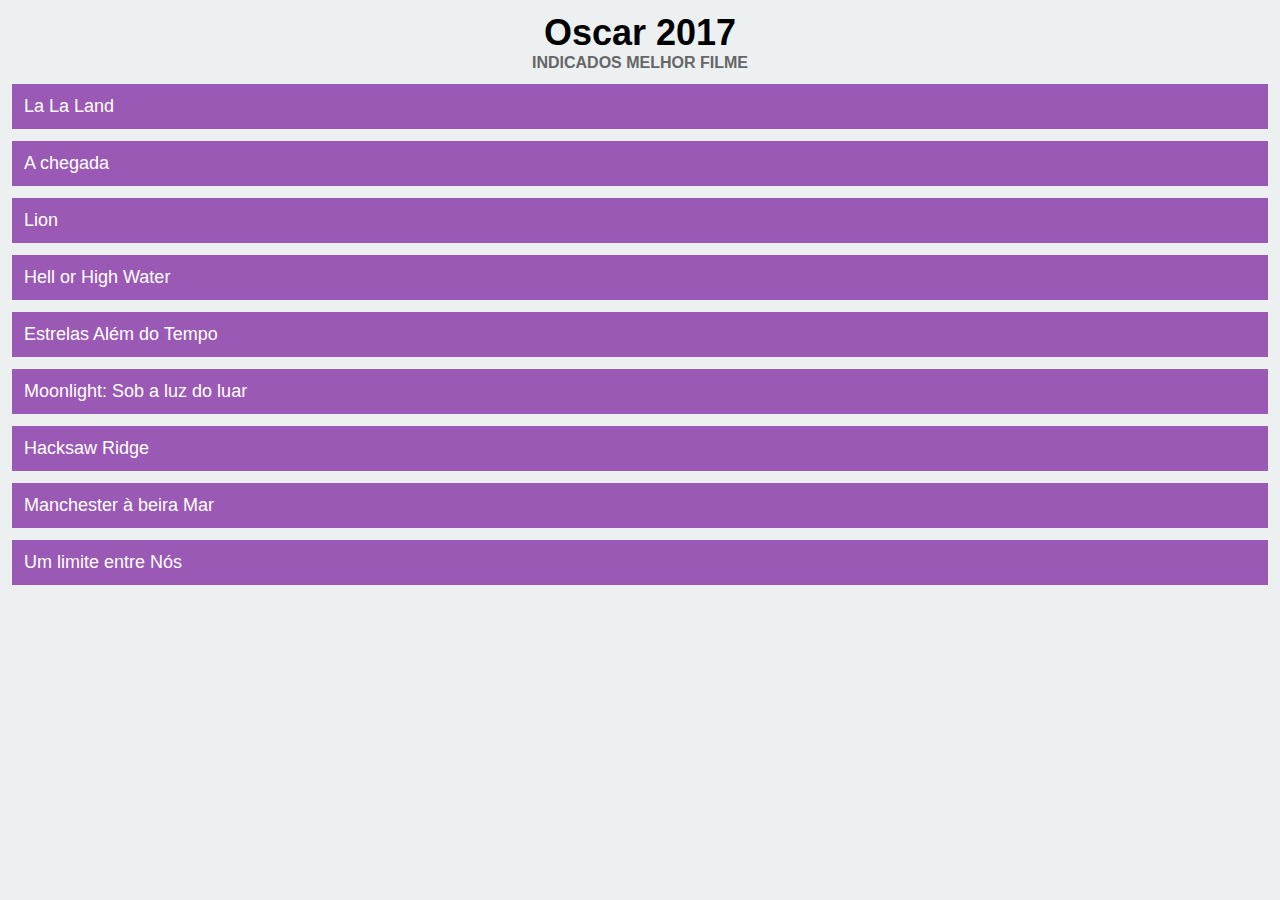
<file: pm-proj001/index.html>
<!DOCTYPE html>
<html lang="pt-br">
<head>
    <title>Oscar 2017</title>
    <link rel="stylesheet" href="estilo.css">
</head>

<body>
   <h1>Oscar 2017</h1> 
   <h2>Indicados melhor filme</h2>
   
   <ul>
       <li>La La Land</li>
       <li>A chegada</li>
       <li>Lion</li>
       <li>Hell or High Water</li>
       <li>Estrelas Além do Tempo</li>
       <li>Moonlight: Sob a luz do luar</li>
       <li>Hacksaw Ridge</li>
       <li>Manchester à beira Mar</li>
       <li>Um limite entre Nós</li>
   </ul>
</body>

</html>
</file>
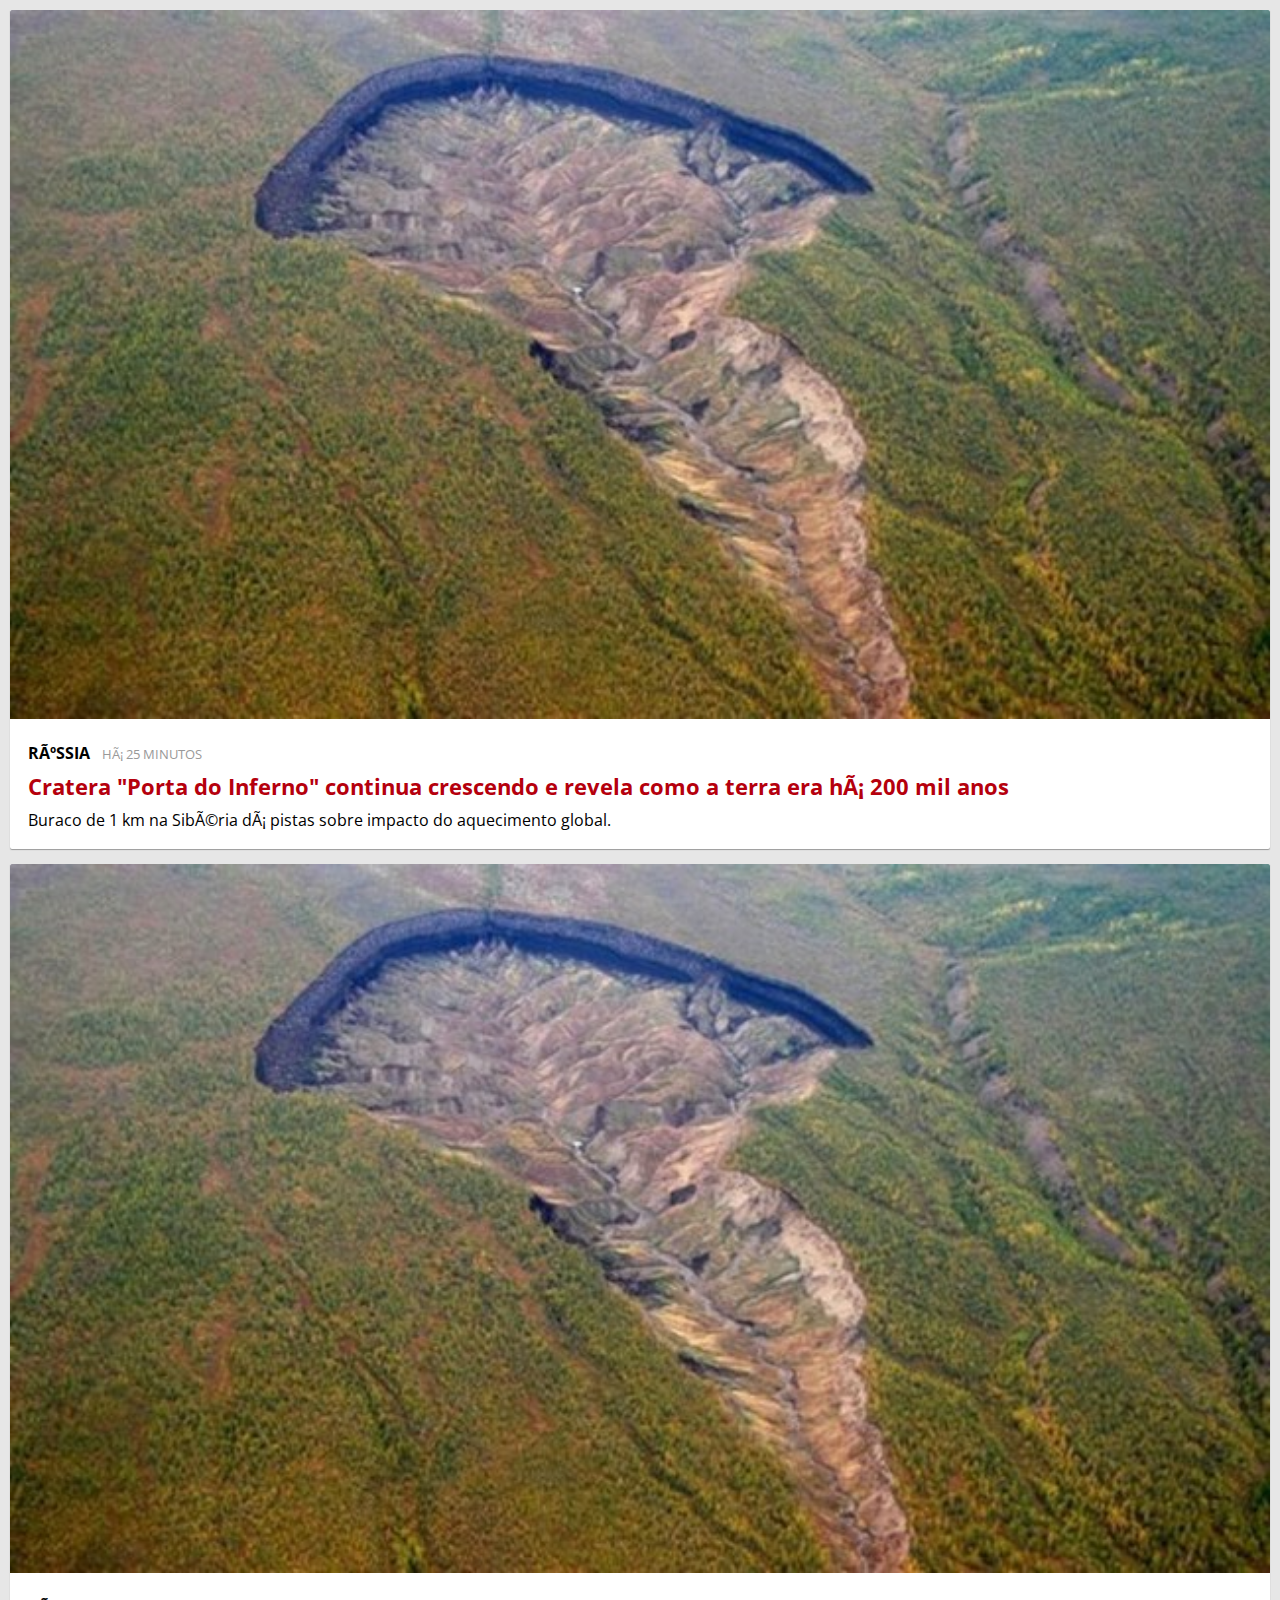
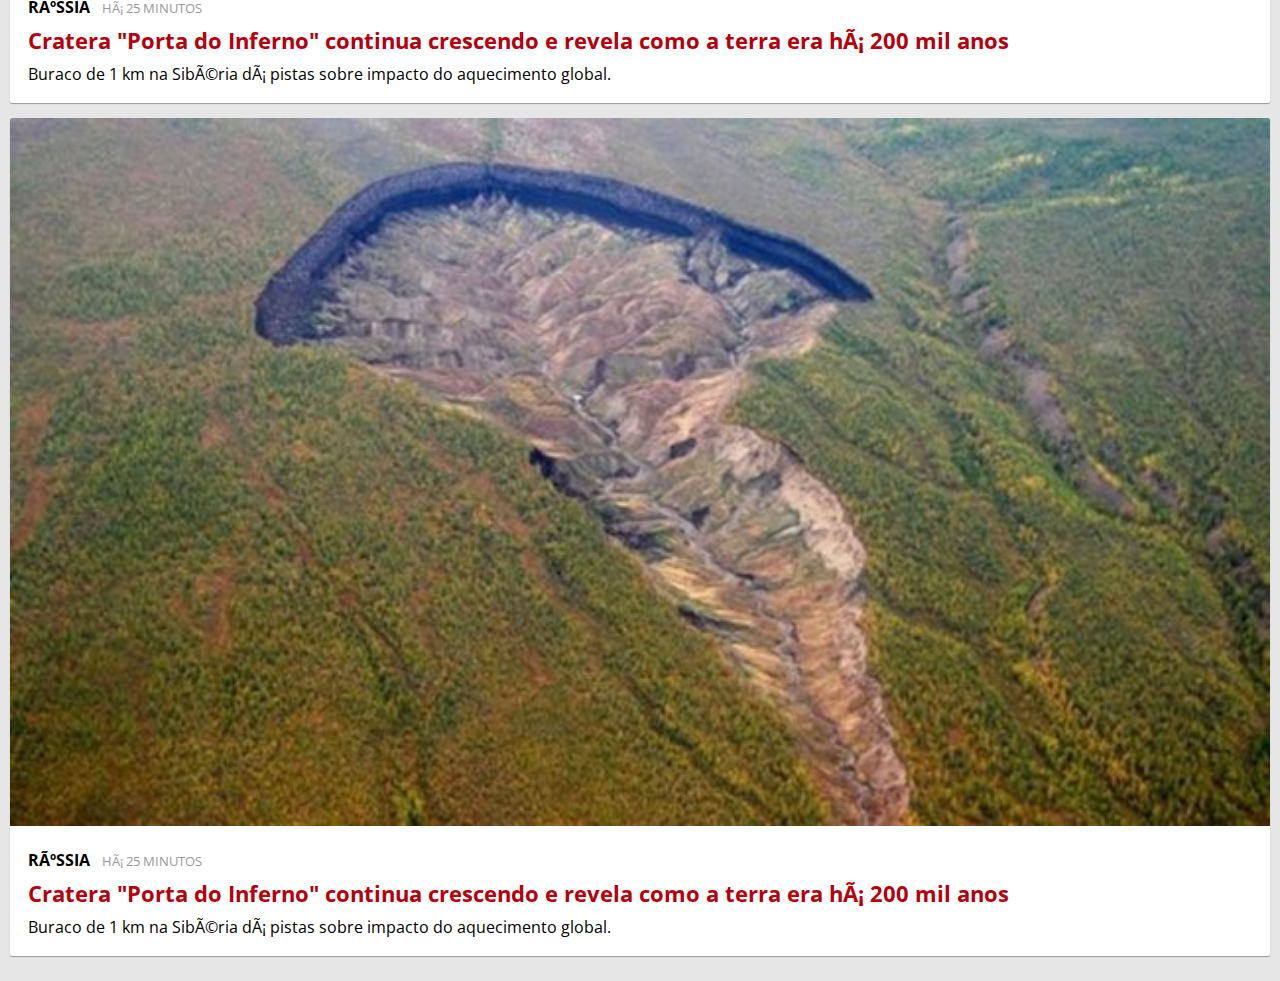
<file: pm-proj002/index.html>
<!DOCTYPE html>
<html lang="pt-br">
<head>
    <meta charset=utf-8/>
    <title>pm-proj002</title>
    <link href="https://fonts.googleapis.com/css?family=Open+Sans" rel="stylesheet">
    <link rel="stylesheet" href="css/estilo.css">
</head>
<body>
   
    <div class="noticia">
        
        <a href="http://bit.ly/pm-proj002-noticia"><img src="img/cratera.jpg" alt="Foto da Cratera"/></a>
        
        <div class="texto">
            
            <div class="detalhes">
              
                <span class="local">Rússia</span>
                <span class="quando">Há 25 minutos</span>  
                
            </div>
            
            <h2>
               <a href="http://bit.ly/pm-proj002-noticia">
                   Cratera "Porta do Inferno" continua crescendo e revela como a terra era há 200 mil anos
               </a>
            </h2>
            
            <p>
                Buraco de 1 km na Sibéria dá pistas sobre impacto do aquecimento global.
            </p> 
            
        </div> 
        
    </div>
    
    <div class="noticia">
        
        <a href="http://bit.ly/pm-proj002-noticia"><img src="img/cratera.jpg" alt="Foto da Cratera"/></a>
        
        <div class="texto">
            
            <div class="detalhes">
              
                <span class="local">Rússia</span>
                <span class="quando">Há 25 minutos</span>  
                
            </div>
            
            <h2>
               <a href="http://bit.ly/pm-proj002-noticia">
                   Cratera "Porta do Inferno" continua crescendo e revela como a terra era há 200 mil anos
               </a>
            </h2>
            
            <p>
                Buraco de 1 km na Sibéria dá pistas sobre impacto do aquecimento global.
            </p> 
            
        </div> 
        
    </div>
    
    <div class="noticia">
        
        <a href="http://bit.ly/pm-proj002-noticia"><img src="img/cratera.jpg" alt="Foto da Cratera"/></a>
        
        <div class="texto">
            
            <div class="detalhes">
              
                <span class="local">Rússia</span>
                <span class="quando">Há 25 minutos</span>  
                
            </div>
            
            <h2>
               <a href="http://bit.ly/pm-proj002-noticia">
                   Cratera "Porta do Inferno" continua crescendo e revela como a terra era há 200 mil anos
               </a>
            </h2>
            
            <p>
                Buraco de 1 km na Sibéria dá pistas sobre impacto do aquecimento global.
            </p> 
            
        </div> 
        
    </div>
    
</body>

</html>
</file>
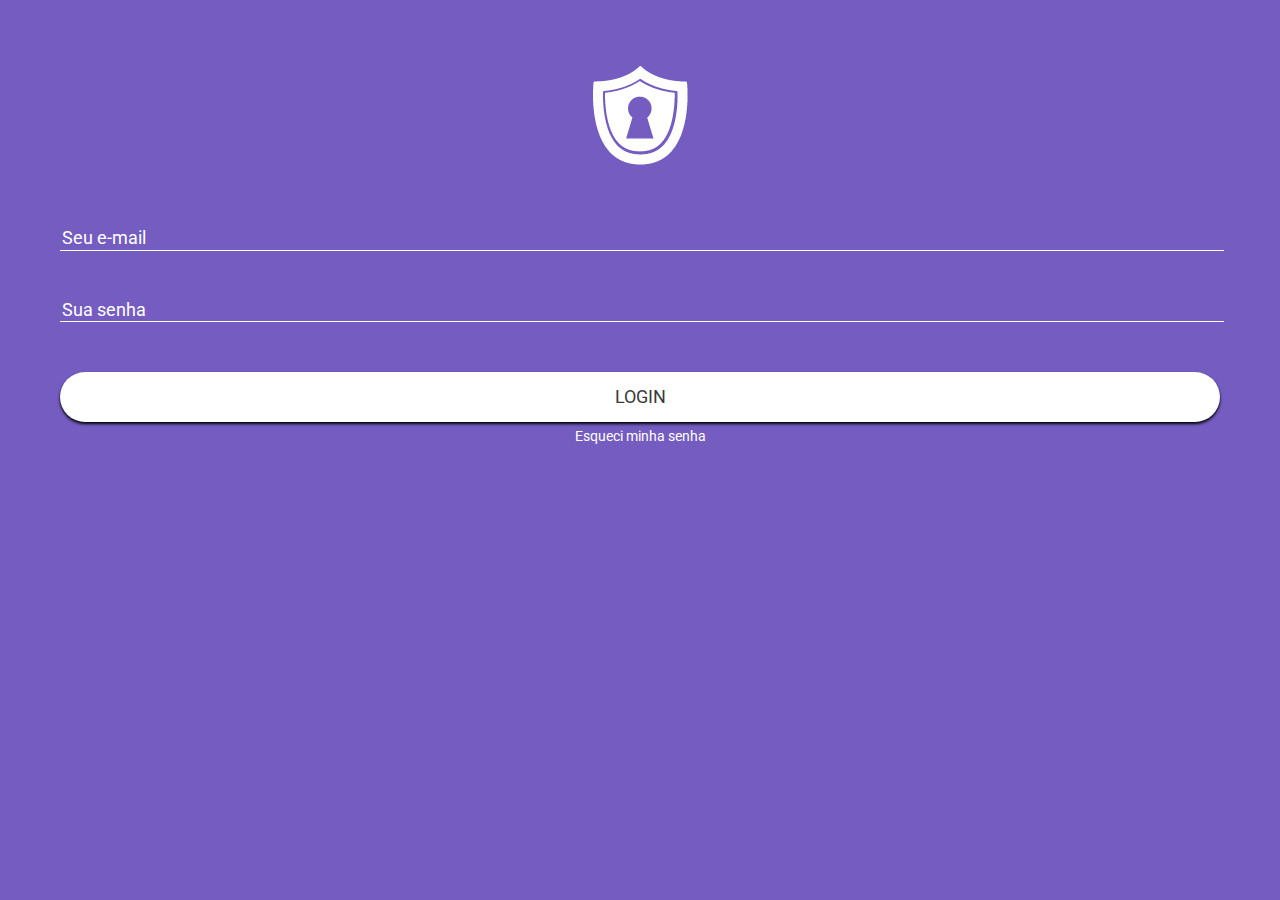
<file: pm-proj003/index.html>
<!DOCTYPE html>
<html lang="pt-br">
<head>
    <meta charset="UTF-8">
    <title>Login</title>
    
    <link rel="stylesheet" type="text/css" href="css/normalize.css">
    
    <link href="https://fonts.googleapis.com/css?family=Roboto:300,400,500" rel="stylesheet">

    
    <link rel="stylesheet" type="text/css" href="css/estilo.css">
    
</head>
<body>
   
    <img src="img/logo.png" />
    
    <form action="">
        <input type="email" placeholder="Seu e-mail">
        <input type="password" placeholder="Sua senha">
        <button>Login</button>
    </form>
    
    <a href="senha.html">Esqueci minha senha</a>
    
</body>
</html>
</file>
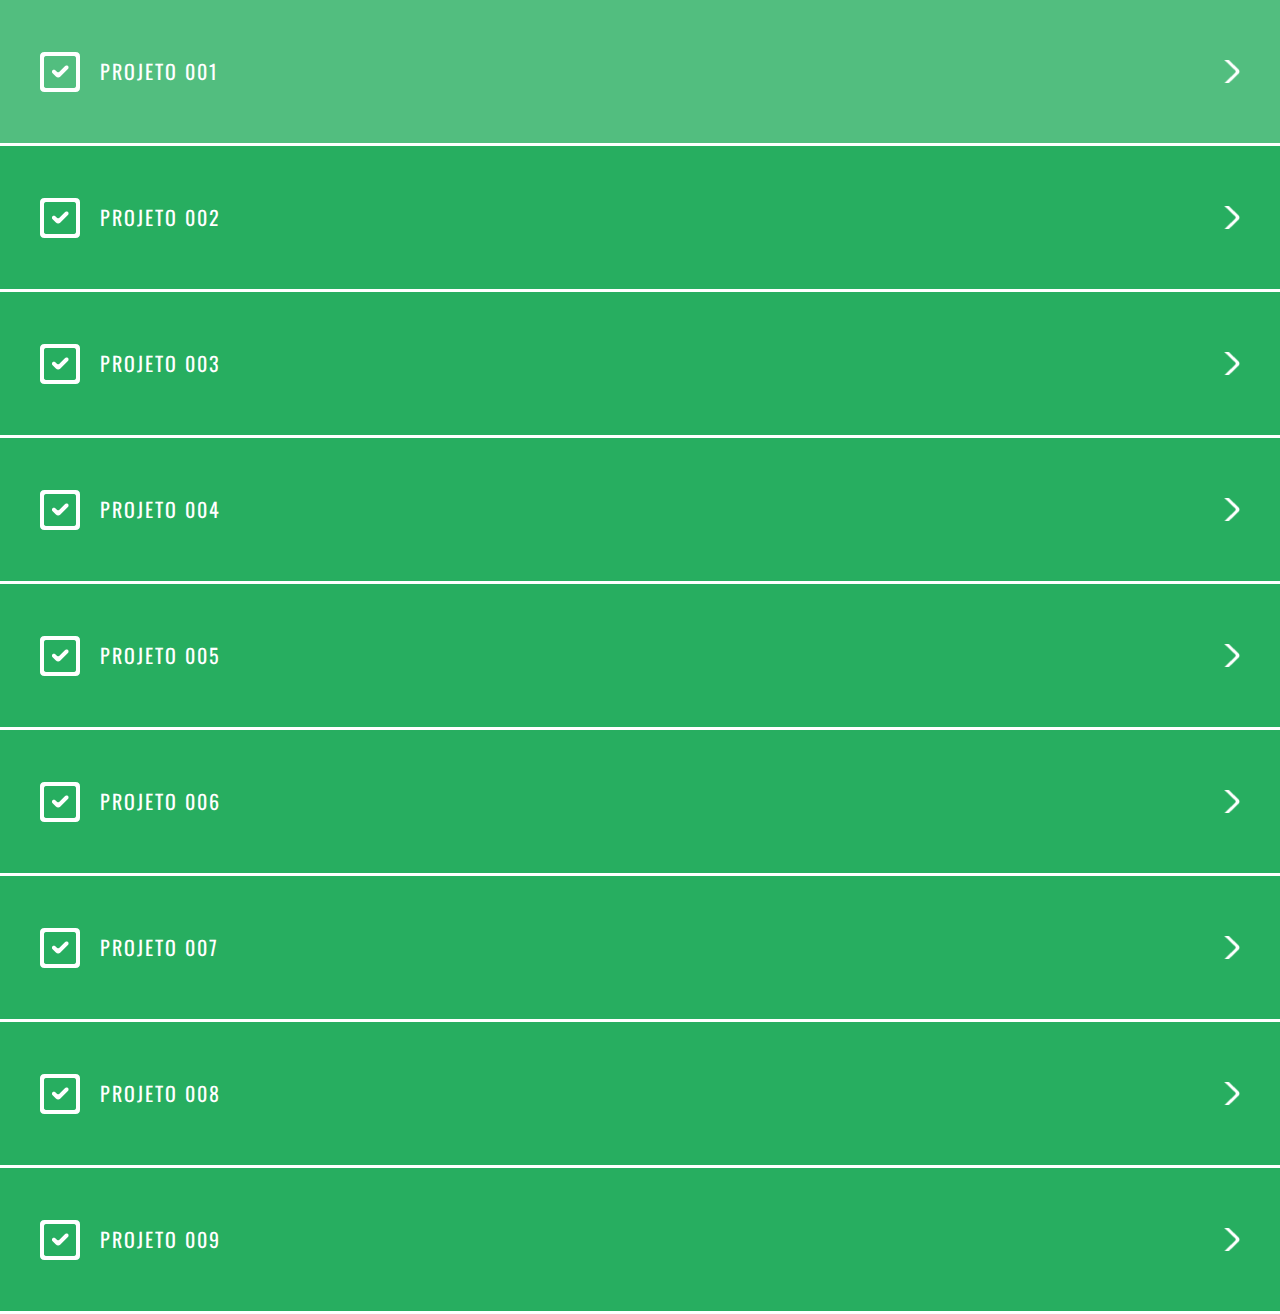
<file: pm-proj004/index.html>
<!DOCTYPE html>
<html lang="pt-br">
<head>
    <meta charset="UTF-8">
    <title>Projetos</title>
    
    <link rel="stylesheet" href="css/normalize.css"/>
    
    <link href="https://fonts.googleapis.com/css?family=Oswald:500" rel="stylesheet">
    
    <link rel="stylesheet" type="text/css" href="css/estilo.css"/>
    
</head>
<body>
    <ul>
        <li class="feito"><a href="../pm-proj001/">Projeto 001</a></li>
        <li class="feito"><a href="../pm-proj002/">Projeto 002</a></li>
        <li class="feito"><a href="../pm-proj003/">Projeto 003</a></li>
        <li class="feito"><a href="../pm-proj004/">Projeto 004</a></li>
        <li class="feito"><a href="../pm-proj005/">Projeto 005</a></li>
        <li class="feito"><a href="../pm-proj006/">Projeto 006</a></li>
        <li class="feito"><a href="../pm-proj007/">Projeto 007</a></li>
        <li class="feito"><a href="../pm-proj008/">Projeto 008</a></li>
        <li class="feito"><a href="../pm-proj009/">Projeto 009</a></li>
    </ul>
</body>
</html>
</file>
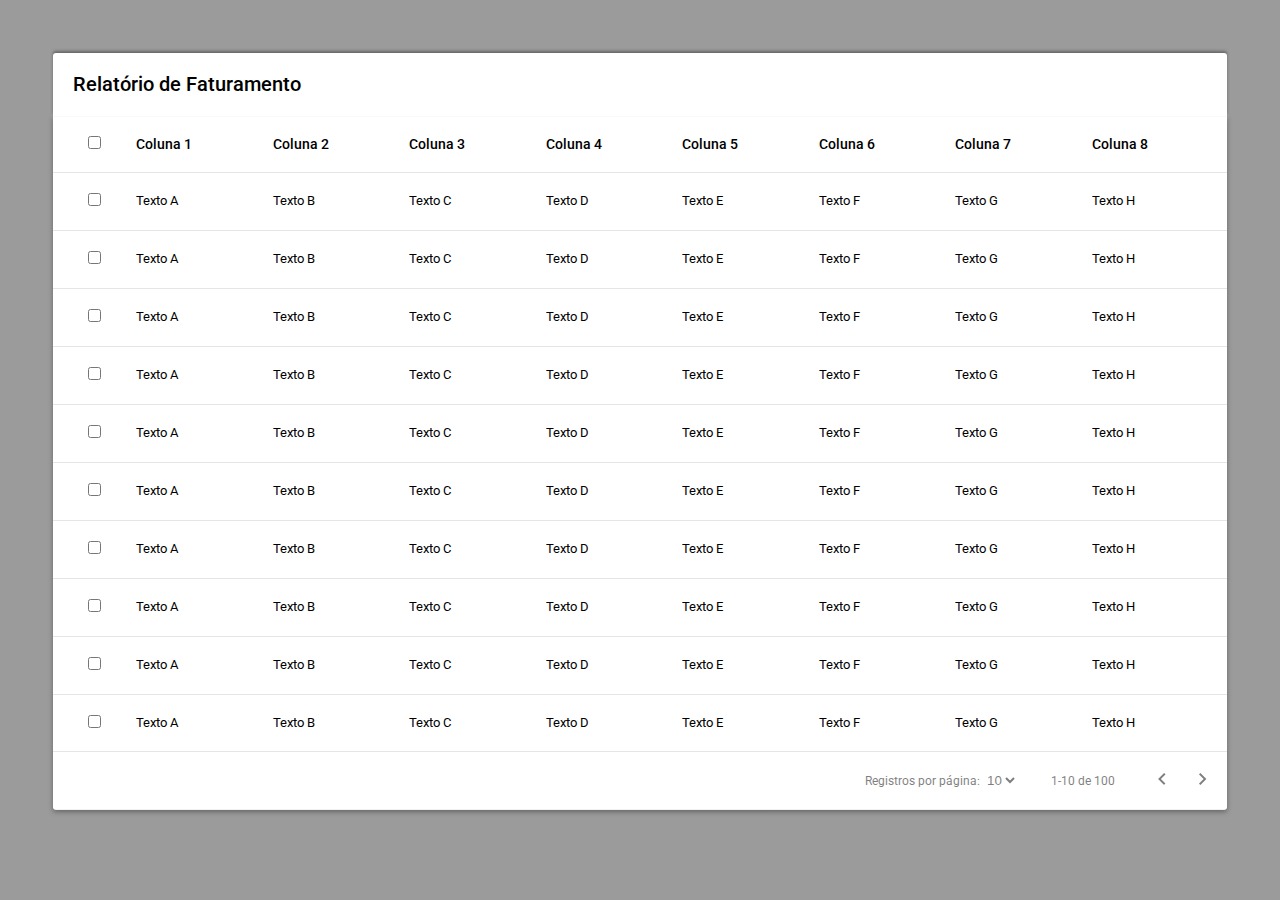
<file: pm-proj005/index.html>
<!DOCTYPE html>
<html lang="pt-br">
<head>
    <meta charset="UTF-8">
    <title>Document</title>
    
    <link rel="stylesheet" href="css/normalize.css">
    
    <link href="https://fonts.googleapis.com/css?family=Roboto:400,500" rel="stylesheet">
    
    <link rel="stylesheet" type="text/css" href="css/estilo.css">
    
    
</head>
<body>
    
    <table>
        
        <caption>Relatório de Faturamento</caption>
        
        <thead>
            
            <tr>
               
                <th><input type="checkbox"/></th>
                <th>Coluna 1</th>
                <th>Coluna 2</th>
                <th>Coluna 3</th>
                <th>Coluna 4</th>
                <th>Coluna 5</th>
                <th>Coluna 6</th>
                <th>Coluna 7</th>
                <th>Coluna 8</th>
                
            </tr>
            
        </thead>
        
        <tbody>
            
            <tr>
                
                <td><input type="checkbox"/></td>
                <td>Texto A</td>
                <td>Texto B</td>
                <td>Texto C</td>
                <td>Texto D</td>
                <td>Texto E</td>
                <td>Texto F</td>
                <td>Texto G</td>
                <td>Texto H</td>
                
            </tr>
            
            <tr>
                
                <td><input type="checkbox"/></td>
                <td>Texto A</td>
                <td>Texto B</td>
                <td>Texto C</td>
                <td>Texto D</td>
                <td>Texto E</td>
                <td>Texto F</td>
                <td>Texto G</td>
                <td>Texto H</td>
                
            </tr>
            
            <tr>
                
                <td><input type="checkbox"/></td>
                <td>Texto A</td>
                <td>Texto B</td>
                <td>Texto C</td>
                <td>Texto D</td>
                <td>Texto E</td>
                <td>Texto F</td>
                <td>Texto G</td>
                <td>Texto H</td>
                
            </tr>
            
            <tr>
                
                <td><input type="checkbox"/></td>
                <td>Texto A</td>
                <td>Texto B</td>
                <td>Texto C</td>
                <td>Texto D</td>
                <td>Texto E</td>
                <td>Texto F</td>
                <td>Texto G</td>
                <td>Texto H</td>
                
            </tr>
            
            <tr>
                
                <td><input type="checkbox"/></td>
                <td>Texto A</td>
                <td>Texto B</td>
                <td>Texto C</td>
                <td>Texto D</td>
                <td>Texto E</td>
                <td>Texto F</td>
                <td>Texto G</td>
                <td>Texto H</td>
                
            </tr>
            
            <tr>
                
                <td><input type="checkbox"/></td>
                <td>Texto A</td>
                <td>Texto B</td>
                <td>Texto C</td>
                <td>Texto D</td>
                <td>Texto E</td>
                <td>Texto F</td>
                <td>Texto G</td>
                <td>Texto H</td>
                
            </tr>
            
            <tr>
                
                <td><input type="checkbox"/></td>
                <td>Texto A</td>
                <td>Texto B</td>
                <td>Texto C</td>
                <td>Texto D</td>
                <td>Texto E</td>
                <td>Texto F</td>
                <td>Texto G</td>
                <td>Texto H</td>
                
            </tr>
            
            <tr>
                
                <td><input type="checkbox"/></td>
                <td>Texto A</td>
                <td>Texto B</td>
                <td>Texto C</td>
                <td>Texto D</td>
                <td>Texto E</td>
                <td>Texto F</td>
                <td>Texto G</td>
                <td>Texto H</td>
                
            </tr>
            
            <tr>
                
                <td><input type="checkbox"/></td>
                <td>Texto A</td>
                <td>Texto B</td>
                <td>Texto C</td>
                <td>Texto D</td>
                <td>Texto E</td>
                <td>Texto F</td>
                <td>Texto G</td>
                <td>Texto H</td>
                
            </tr>
            
            <tr>
                
                <td><input type="checkbox"/></td>
                <td>Texto A</td>
                <td>Texto B</td>
                <td>Texto C</td>
                <td>Texto D</td>
                <td>Texto E</td>
                <td>Texto F</td>
                <td>Texto G</td>
                <td>Texto H</td>
                
            </tr>
                        
        </tbody>
        
        <tfoot>
            
            <tr>
                <td colspan="9">
                    Registros por página:
                    <select>
                        <option value="10">10</option>
                        <option value="20">20</option>
                        <option value="30">30</option>
                    </select>
                    <span>1-10 de 100</span>
                    <a href="#"><img src="img/left.png" /></a>
                    <a href="#"><img src="img/right.png" /></a>
                </td>          
            </tr>
            
        </tfoot>
        
    </table>
    
</body>
</html>
</file>
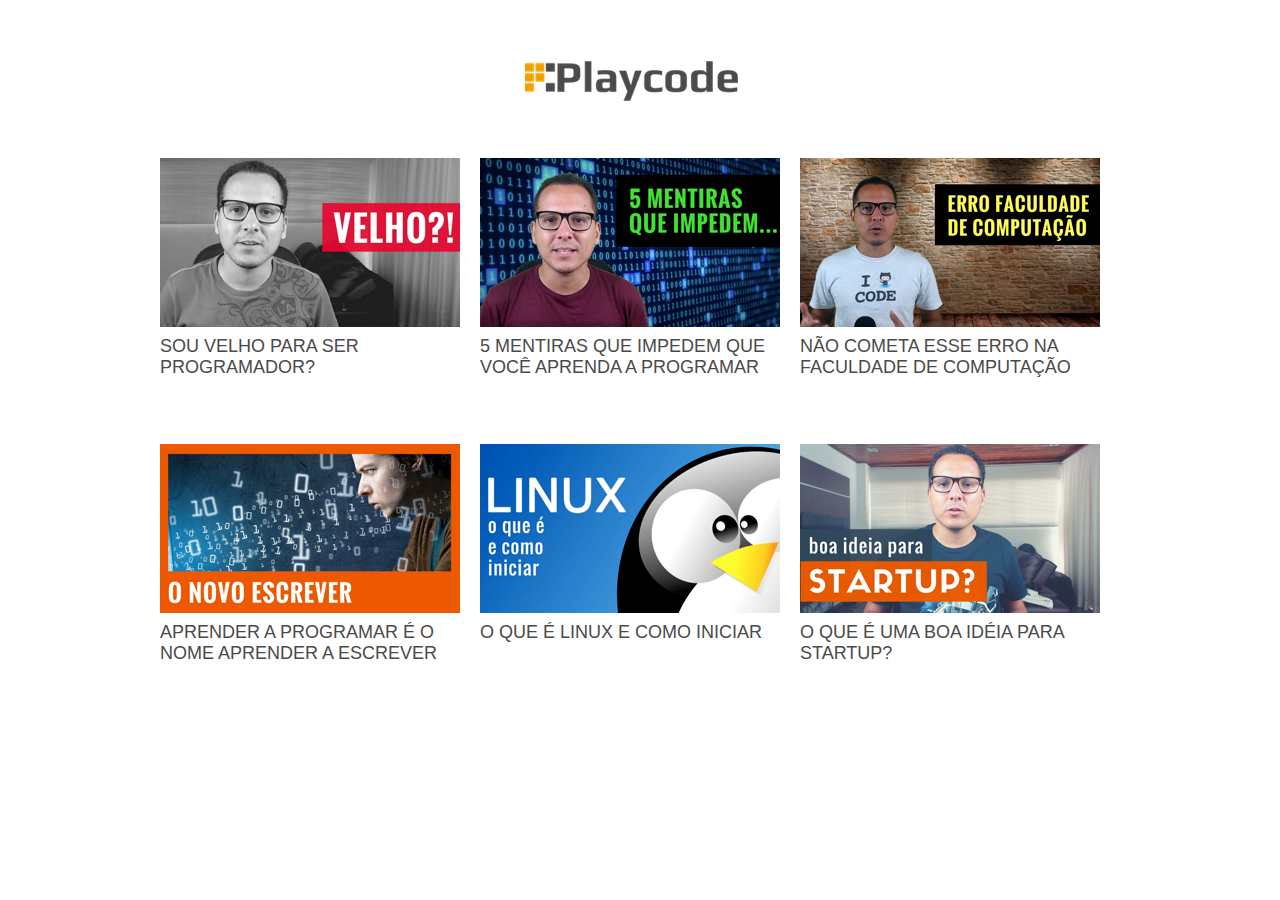
<file: pm-proj006/index.html>
<!DOCTYPE html>
<html lang="pt-br">
<head>
    <meta charset="UTF-8">
    <title>Document</title>
    
    <link rel="stylesheet" href="css/normalize.css">
    
    <link href="https://fonts.googleapis.com/css?family=Oswald:500" rel="stylesheet">

    
    <link rel="stylesheet" href="css/estilo.css">
    
</head>
<body>
    <div class="box">
       
        <img class="logo" src="img/logo-playcode.png"/>
        
        <div class="foto">        
        <img src="img/imagem1.png"/>
        <p>Sou velho para ser programador?</p>
        </div>
                
        <div class="foto">        
        <img src="img/imagem2.png"/>
        <p>5 mentiras que impedem que você aprenda a programar</p>
        </div>
                
        <div class="foto">        
        <img src="img/imagem3.png"/>
        <p>Não cometa esse erro na faculdade de computação</p>
        </div>
                
        <div class="foto">        
        <img src="img/imagem4.png"/>
        <p>aprender a programar é o nome aprender a escrever</p>
        </div>
                
        <div class="foto">        
        <img src="img/imagem5.png"/>
        <p>o que é linux e como iniciar</p>
        </div>
        
        <div class="foto">        
        <img src="img/imagem6.png"/>
        <p>O que é uma boa idéia para startup?</p>
        </div>
        
    </div>
</body>
</html>
</file>
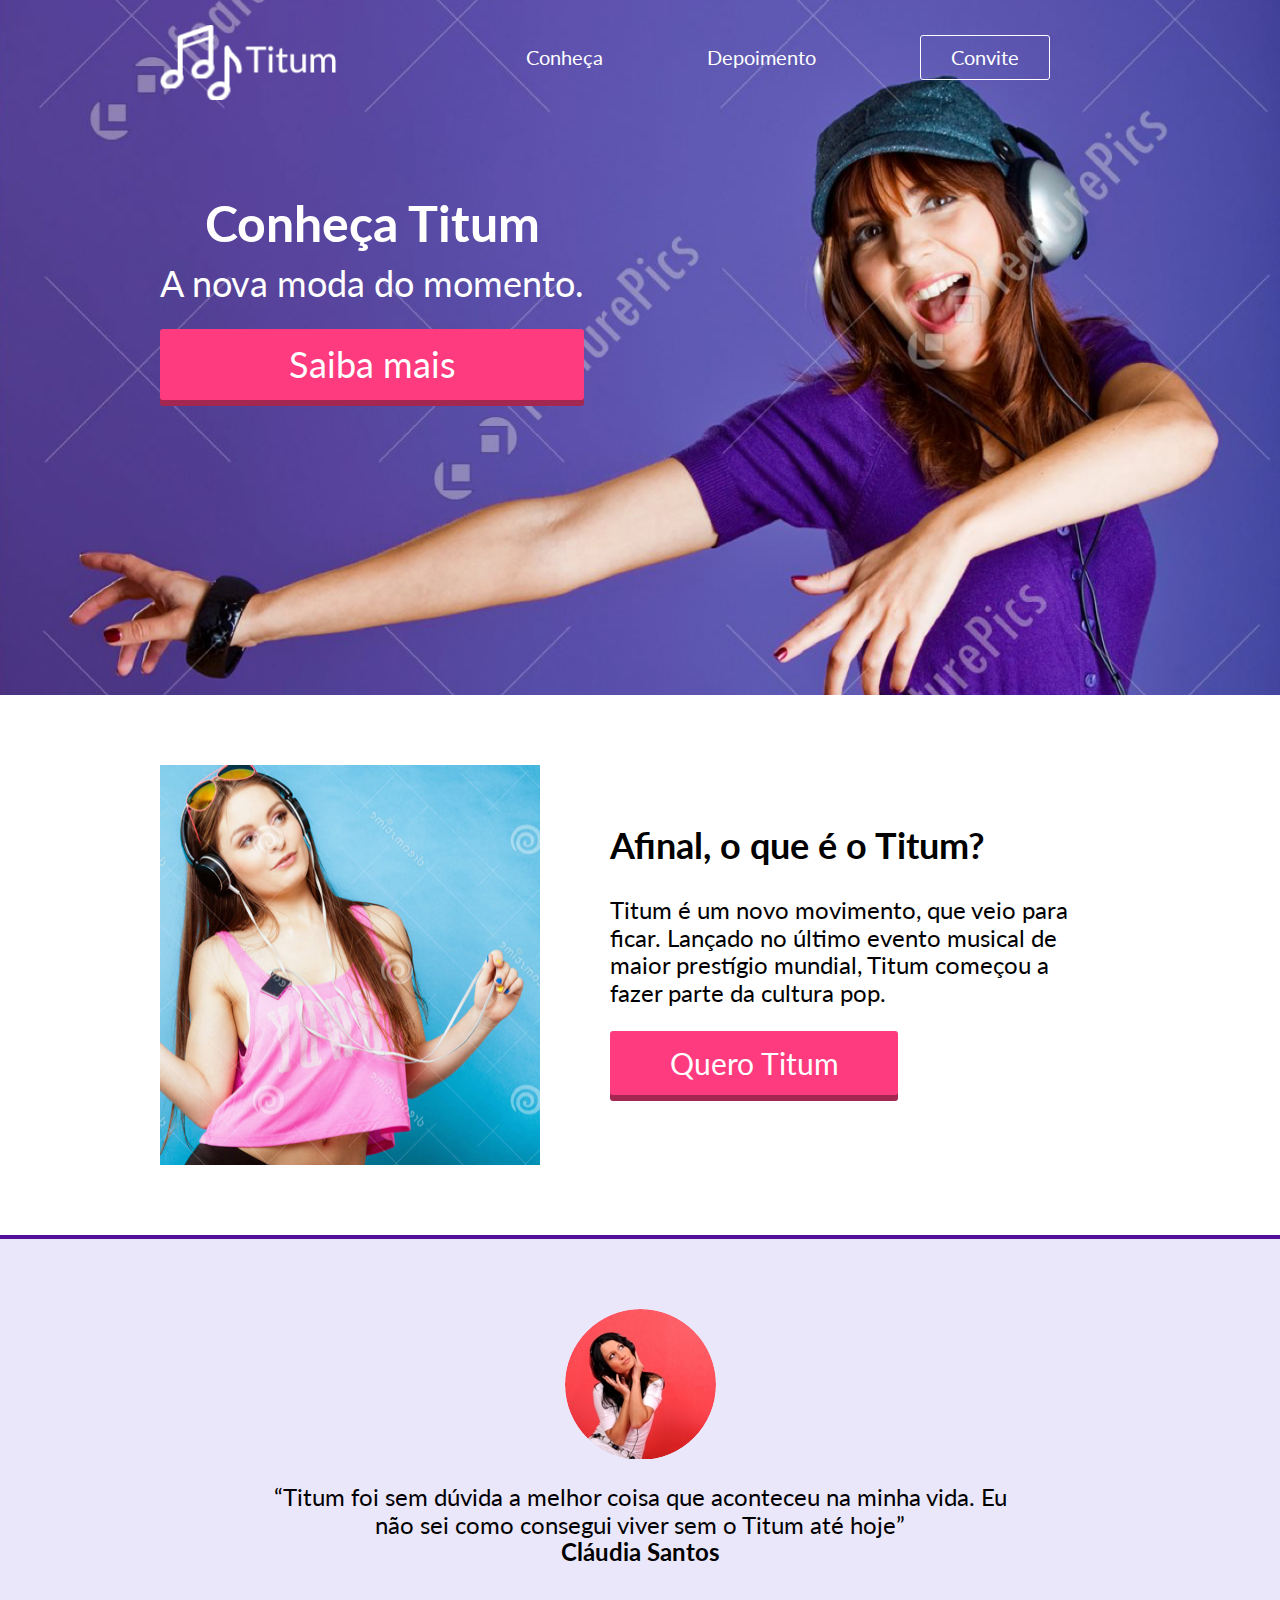
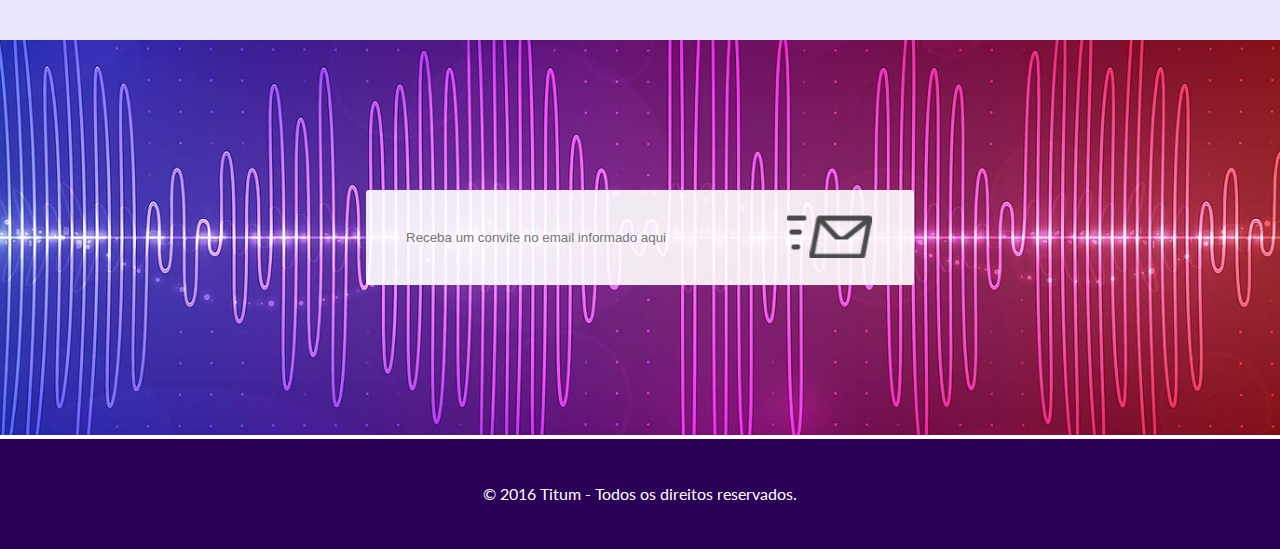
<file: pm-proj007/index.html>
<!DOCTYPE html>
<html lang="pt-br">
<head>
	<meta charset="UTF-8">
	<title>Document</title>
	
	<link rel="stylesheet" href="css/normalize.css">
	
	<link rel="stylesheet" type="text/css" href="css/estilo.css">
	
	<link href="https://fonts.googleapis.com/css?family=Lato:300,700" rel="stylesheet">
	
	<meta name="viewport" content="width:device-width, initial-scale=1"/>
		
</head>
<body>

	<header>
		<div class="container">
		
			<h1>
				<span>Titum</span>
			</h1>
			
			<nav>
				<ul>
					<li><a href="#conheca">Conheça</a></li>
					<li><a href="#depoimento">Depoimento</a></li>
					<li><a href="#convite">Convite</a></li>
				</ul>
			</nav>
			
		</div>
	</header>
	
	<section id="topo">
		<div class="container">
			
			<div class="chamada">
				<h2>Conheça Titum</h2>
				<p>A nova moda do momento.</p>
				<a href="#conheca" class="botao">Saiba mais</a>
			</div>
			
		</div>
	</section>
	
	<section id="conheca">
		<div class="container">
		
			<img src="img/teen.png"/>
		
			<div class="texto">
				<h2>Afinal, o que é o Titum?</h2>
				<p>Titum é um novo movimento, que veio para ficar. Lançado no último evento musical de maior prestígio mundial, Titum começou a fazer parte da cultura pop.</p>
				<a href="#convite" class="botao">Quero Titum</a>
			</div>
			
		</div>
	</section>
	
	<section id="depoimento">
		<div class="container">
			<img src="img/woman.png"/>
			<p>“Titum foi sem dúvida a melhor coisa que aconteceu na minha vida. Eu não sei como consegui viver sem o Titum até hoje”
<br /><strong>Cláudia Santos</strong></p>
		</div>
	</section>
	
	<section id="convite">
		<div class="container">
			<form action="">
				<input type="email" placeholder="Receba um convite no email informado aqui"/>
				<button><span>Enviar</span></button>
			</form>
		</div>
	</section>
	
	<footer>
		<div class="container">
			<p>© 2016 Titum - Todos os direitos reservados.</p>
		</div>
	</footer>
	
</body>
</html>
</file>
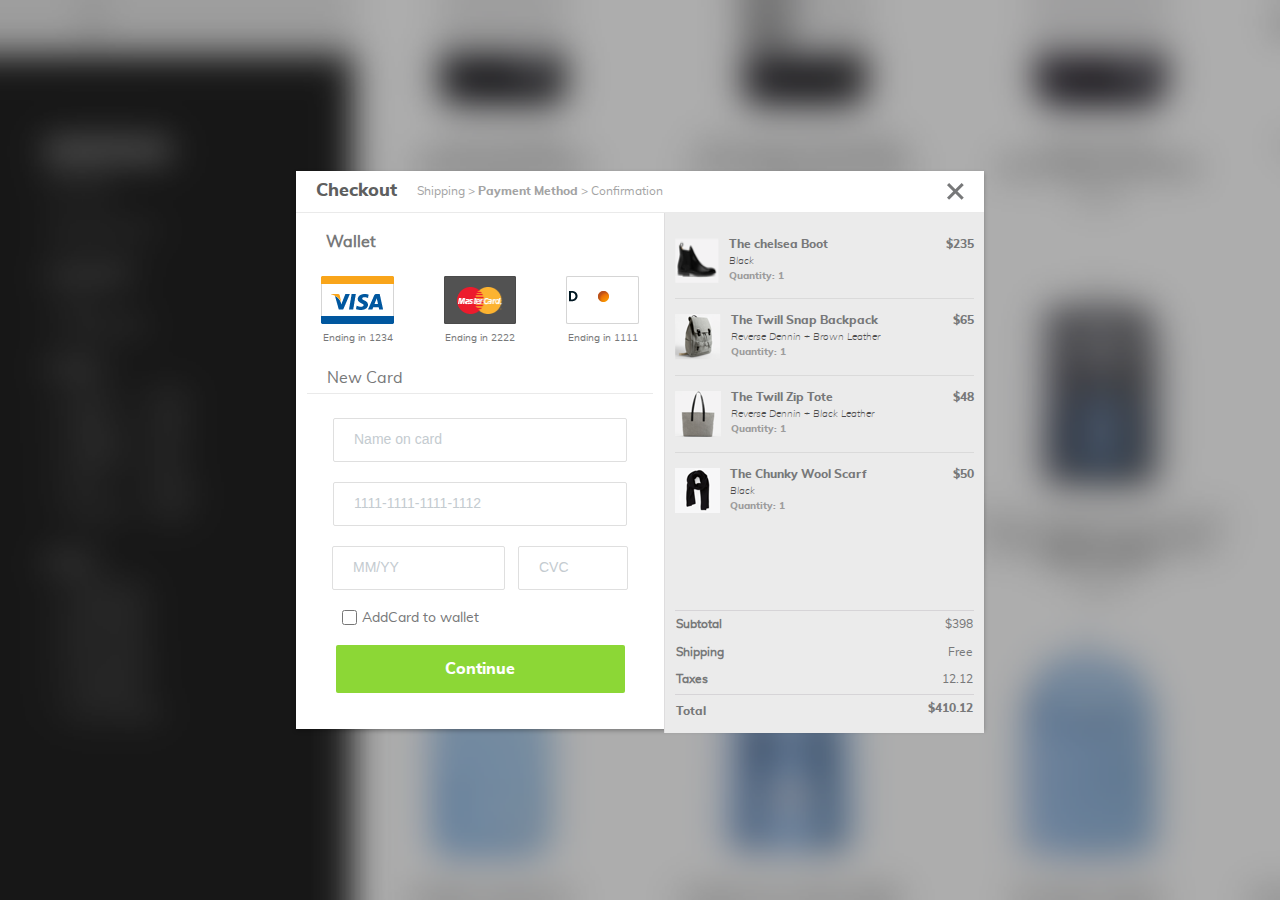
<file: pm-proj009/index.html>
<!DOCTYPE html>
<html lang="pt-br">
<head>
	<meta charset="UTF-8">
	<title>Projeto 009</title>
	
	<link rel="stylesheet" href="css/normalize.css">
	
	<link rel="stylesheet" href="Fonts/stylesheet.css">
	
	<link rel="stylesheet" href="css/principal.css">	
</head>
<body>
	
	<div class="checkout">
		
		<header>
			
			<div>
				
				<h1>Checkout</h1>
				<span>Shipping > <strong>Payment Method</strong> > Confirmation</span>
				
			</div>
			
			<a href="#"><span>Fechar</span></a>
			
		</header>
		
		<main>
			
			<div class="cartao">
				
				<div class="wallet">
					
					<h2>Wallet</h2>
					
					<ul>
						<li>
							<a href="#">
								<img src="img/visa-card.png"/>
								<small>Ending in 1234</small>
							</a>
						</li>
						<li>
							<a href="#">
								<img src="img/mastercard-card.png"/>
								<small>Ending in 2222</small>
							</a>
						</li>
						<li>
							<a href="#">
								<img src="img/discover-card.png"/>
								<small>Ending in 1111</small>
							</a>
						</li>
					</ul>
					
				</div>
				
				<div class="newCard">
					
					<form action="">
						
						<fieldset>
							
							<legend>New Card</legend>
							
							<input type="text" placeholder="Name on card"/>
							<input type="text" placeholder="1111-1111-1111-1112"/>
							<input type="text" class="data" placeholder="MM/YY"/>
							<input type="text" class="cvc" placeholder="CVC"/>
							
							<label for="addWallet">
							<input type="checkbox" name="addWallet"/>
							AddCard to wallet
							</label>
							<button>Continue</button>
							
						</fieldset>
						
						
					</form>
										
				</div>
				
			</div>
			
			<div class="resumos">
				
				<ul class="produtos">
					
					<li>
						<img src="img/bota.png"/>
						<div class="detalhes">
							
							<h3>The chelsea Boot</h3>
							<small>Black</small>
							<span>Quantity: 1</span>
							
						</div>
						<span class="preco">$235</span>
					</li>
					<li>
						<img src="img/bolsa.png"/>
						<div class="detalhes">
							
							<h3>The Twill Snap Backpack</h3>
							<small>Reverse Dennin + Brown Leather</small>
							<span>Quantity: 1</span>
							
						</div>
						<span class="preco">$65</span>
					</li>
					<li>
						<img src="img/sacola.png"/>
						<div class="detalhes">
							
							<h3>The Twill Zip Tote</h3>
							<small>Reverse Dennin + Black Leather</small>
							<span>Quantity: 1</span>
							
						</div>
						<span class="preco">$48</span>
					</li>
					<li>
						<img src="img/cachecol.png"/>
						<div class="detalhes">
							
							<h3>The Chunky Wool Scarf</h3>
							<small>Black</small>
							<span>Quantity: 1</span>
							
						</div>
						<span class="preco">$50</span>
					</li>
					
				</ul>
				
				<table>
					
					<tbody>
						
						<tr>
							<th scope="row">Subtotal</th>
							<td>$398</td>
						</tr>
						<tr>
							<th scope="row">Shipping</th>
							<td>Free</td>
						</tr>
						<tr>
							<th scope="row">Taxes</th>
							<td>12.12</td>
						</tr>
						
						<tfoot>
							
							<tr>
							<th scope="row">Total</th>
							<td>$410.12</td>
						</tr>
							
						</tfoot>
						
					</tbody>
					
				</table>
				
				
			</div>
			
		</main>
		
	</div>
	
</body>
</html>
</file>
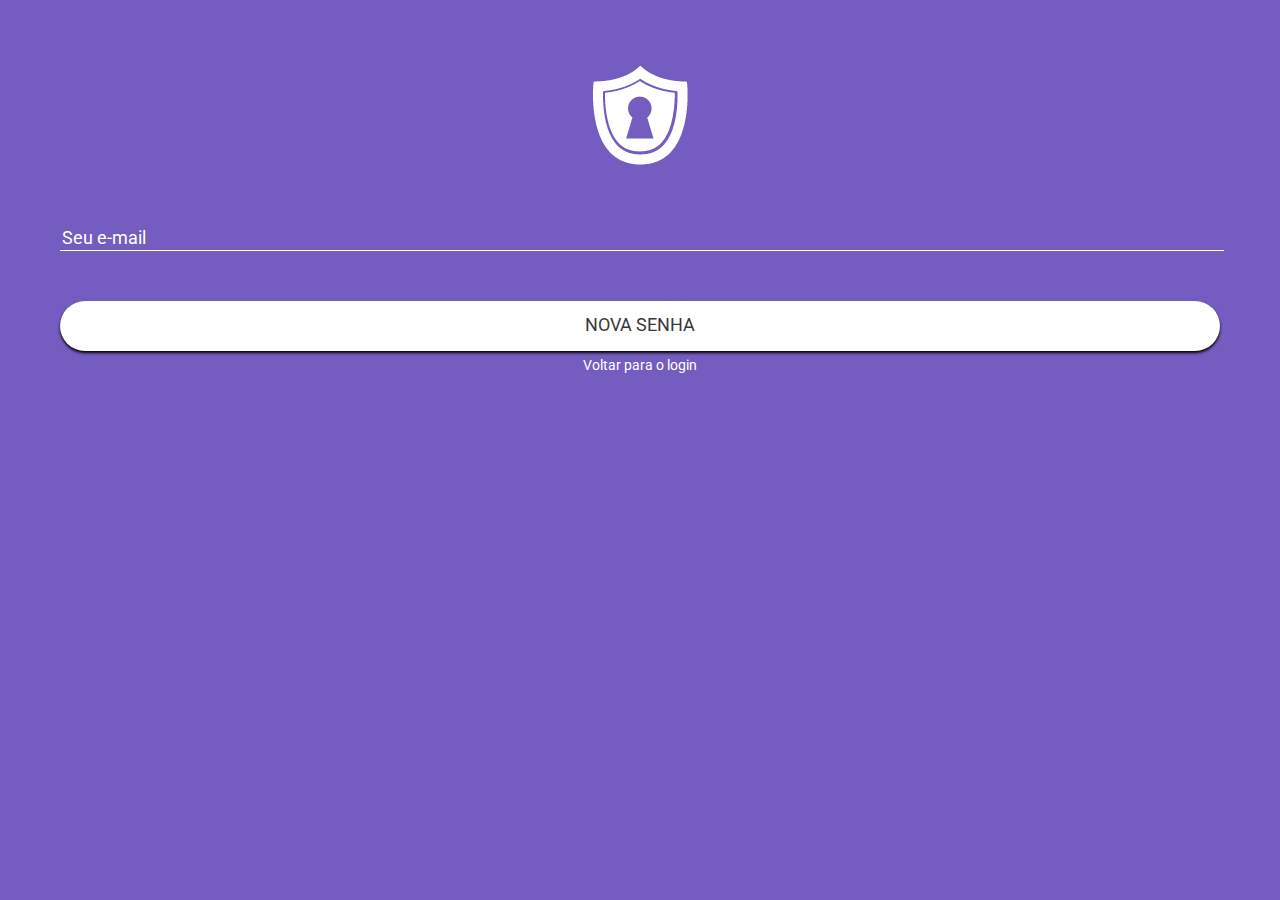
<file: pm-proj003/senha.html>
<!DOCTYPE html>
<html lang="pt-br">
<head>
    <meta charset="UTF-8">
    <title>Login</title>
    
    <link rel="stylesheet" type="text/css" href="css/normalize.css">
    
    <link href="https://fonts.googleapis.com/css?family=Roboto:300,400,500" rel="stylesheet">

    
    <link rel="stylesheet" type="text/css" href="css/estilo.css">
    
</head>
<body>
   
    <img src="img/logo.png" />
    
    <form action="">
        <input type="email" placeholder="Seu e-mail">
        <button>Nova senha</button>
    </form>
    
    <a href="../pm-proj003/index.html">Voltar para o login</a>
    
</body>
</html>
</file>
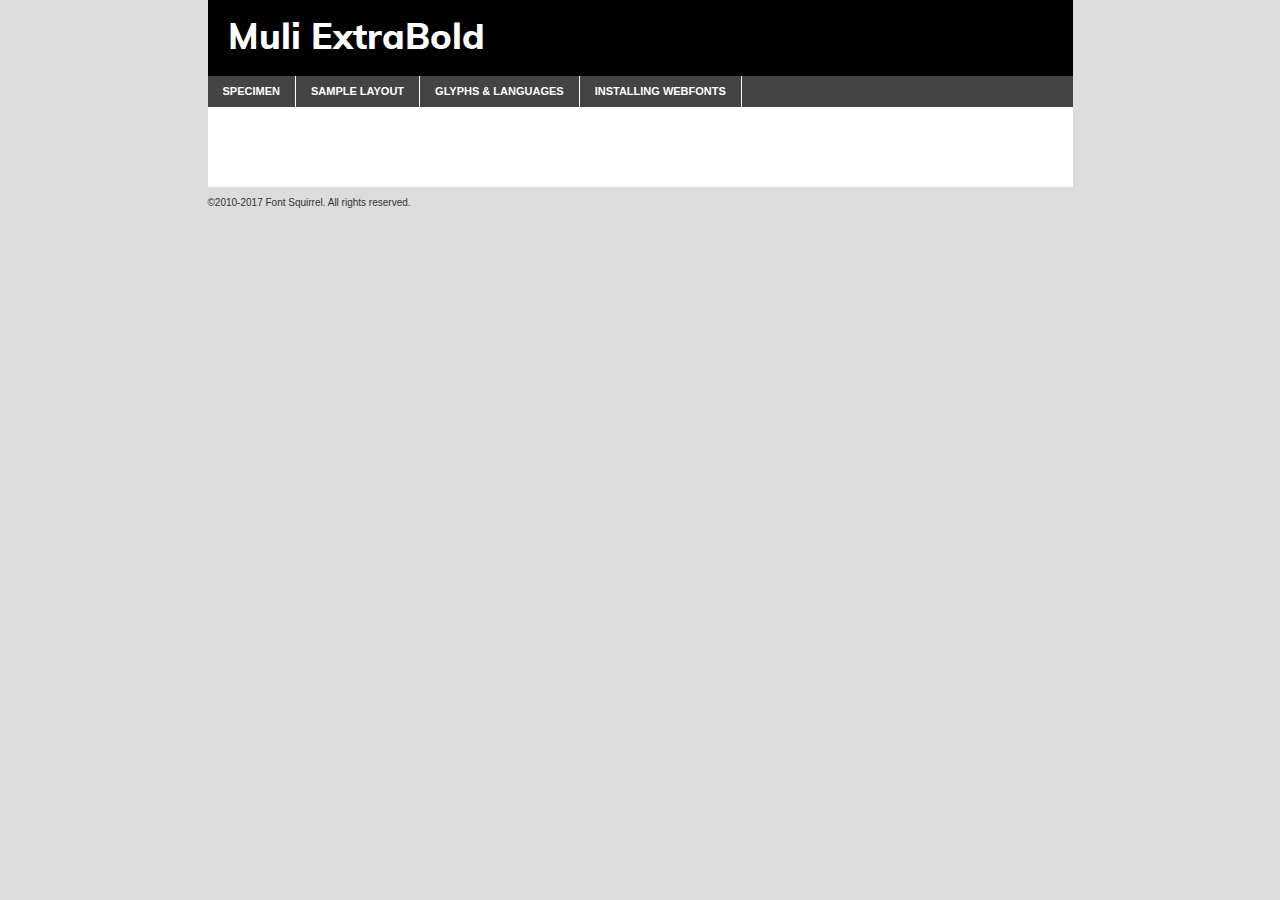
<file: pm-proj009/Fonts/muli-extrabold-demo.html>
<!DOCTYPE html PUBLIC "-//W3C//DTD XHTML 1.0 Transitional//EN"
	"http://www.w3.org/TR/xhtml1/DTD/xhtml1-transitional.dtd">

<html xmlns="http://www.w3.org/1999/xhtml" xml:lang="en" lang="en">
<head>
	<meta http-equiv="Content-Type" content="text/html; charset=utf-8" />
	<script src="http://ajax.googleapis.com/ajax/libs/jquery/1.7.2/jquery.min.js" type="text/javascript" charset="utf-8"></script>
	<script type="text/javascript">
	(function($){$.fn.easyTabs=function(option){var param=jQuery.extend({fadeSpeed:"fast",defaultContent:1,activeClass:'active'},option);$(this).each(function(){var thisId="#"+this.id;if(param.defaultContent==''){param.defaultContent=1;}
	if(typeof param.defaultContent=="number")
	{var defaultTab=$(thisId+" .tabs li:eq("+(param.defaultContent-1)+") a").attr('href').substr(1);}else{var defaultTab=param.defaultContent;}
	$(thisId+" .tabs li a").each(function(){var tabToHide=$(this).attr('href').substr(1);$("#"+tabToHide).addClass('easytabs-tab-content');});hideAll();changeContent(defaultTab);function hideAll(){$(thisId+" .easytabs-tab-content").hide();}
	function changeContent(tabId){hideAll();$(thisId+" .tabs li").removeClass(param.activeClass);$(thisId+" .tabs li a[href=#"+tabId+"]").closest('li').addClass(param.activeClass);if(param.fadeSpeed!="none")
	{$(thisId+" #"+tabId).fadeIn(param.fadeSpeed);}else{$(thisId+" #"+tabId).show();}}
	$(thisId+" .tabs li").click(function(){var tabId=$(this).find('a').attr('href').substr(1);changeContent(tabId);return false;});});}})(jQuery);
	</script>
	<link rel="stylesheet" href="specimen_files/specimen_stylesheet.css" type="text/css" charset="utf-8" />
	<link rel="stylesheet" href="stylesheet.css" type="text/css" charset="utf-8" />

	<style type="text/css">
					body{
				font-family: 'muliextrabold';
							}
		</style>

	<title>Muli ExtraBold Specimen</title>
	
	
	<script type="text/javascript" charset="utf-8">
		$(document).ready(function() {
			$('#container').easyTabs({defaultContent:1});
		});
	</script>
</head>

<body>
<div id="container">
	<div id="header">
		Muli ExtraBold	</div>
	<ul class="tabs">
		<li><a href="#specimen">Specimen</a></li>
		<li><a href="#layout">Sample Layout</a></li>
				<li><a href="#glyphs">Glyphs &amp; Languages</a></li>
		<li><a href="#installing">Installing Webfonts</a></li>
		
	</ul>
	
	<div id="main_content">

		
			<div id="specimen">
		
				<div class="section">
					<div class="grid12 firstcol">
						<div class="huge">AaBb</div>
					</div>
				</div>
		
				<div class="section">
					<div class="glyph_range">A&#x200B;B&#x200b;C&#x200b;D&#x200b;E&#x200b;F&#x200b;G&#x200b;H&#x200b;I&#x200b;J&#x200b;K&#x200b;L&#x200b;M&#x200b;N&#x200b;O&#x200b;P&#x200b;Q&#x200b;R&#x200b;S&#x200b;T&#x200b;U&#x200b;V&#x200b;W&#x200b;X&#x200b;Y&#x200b;Z&#x200b;a&#x200b;b&#x200b;c&#x200b;d&#x200b;e&#x200b;f&#x200b;g&#x200b;h&#x200b;i&#x200b;j&#x200b;k&#x200b;l&#x200b;m&#x200b;n&#x200b;o&#x200b;p&#x200b;q&#x200b;r&#x200b;s&#x200b;t&#x200b;u&#x200b;v&#x200b;w&#x200b;x&#x200b;y&#x200b;z&#x200b;1&#x200b;2&#x200b;3&#x200b;4&#x200b;5&#x200b;6&#x200b;7&#x200b;8&#x200b;9&#x200b;0&#x200b;&amp;&#x200b;.&#x200b;,&#x200b;?&#x200b;!&#x200b;&#64;&#x200b;(&#x200b;)&#x200b;#&#x200b;$&#x200b;%&#x200b;*&#x200b;+&#x200b;-&#x200b;=&#x200b;:&#x200b;;</div>
				</div>
				<div class="section">
					<div class="grid12 firstcol">
						<table class="sample_table">
							<tr><td>10</td><td class="size10">abcdefghijklmnopqrstuvwxyzABCDEFGHIJKLMNOPQRSTUVWXYZ0123456789abcdefghijklmnopqrstuvwxyzABCDEFGHIJKLMNOPQRSTUVWXYZ0123456789abcdefghijklmnopqrstuvwxyzABCDEFGHIJKLMNOPQRSTUVWXYZ</td></tr>
							<tr><td>11</td><td class="size11">abcdefghijklmnopqrstuvwxyzABCDEFGHIJKLMNOPQRSTUVWXYZ0123456789abcdefghijklmnopqrstuvwxyzABCDEFGHIJKLMNOPQRSTUVWXYZ0123456789abcdefghijklmnopqrstuvwxyzABCDEFGHIJKLMNOPQRSTUVWXYZ</td></tr>
							<tr><td>12</td><td class="size12">abcdefghijklmnopqrstuvwxyzABCDEFGHIJKLMNOPQRSTUVWXYZ0123456789abcdefghijklmnopqrstuvwxyzABCDEFGHIJKLMNOPQRSTUVWXYZ0123456789abcdefghijklmnopqrstuvwxyzABCDEFGHIJKLMNOPQRSTUVWXYZ</td></tr>
							<tr><td>13</td><td class="size13">abcdefghijklmnopqrstuvwxyzABCDEFGHIJKLMNOPQRSTUVWXYZ0123456789abcdefghijklmnopqrstuvwxyzABCDEFGHIJKLMNOPQRSTUVWXYZ0123456789abcdefghijklmnopqrstuvwxyzABCDEFGHIJKLMNOPQRSTUVWXYZ</td></tr>
							<tr><td>14</td><td class="size14">abcdefghijklmnopqrstuvwxyzABCDEFGHIJKLMNOPQRSTUVWXYZ0123456789abcdefghijklmnopqrstuvwxyzABCDEFGHIJKLMNOPQRSTUVWXYZ0123456789abcdefghijklmnopqrstuvwxyzABCDEFGHIJKLMNOPQRSTUVWXYZ</td></tr>
							<tr><td>16</td><td class="size16">abcdefghijklmnopqrstuvwxyzABCDEFGHIJKLMNOPQRSTUVWXYZ0123456789abcdefghijklmnopqrstuvwxyzABCDEFGHIJKLMNOPQRSTUVWXYZ</td></tr>
							<tr><td>18</td><td class="size18">abcdefghijklmnopqrstuvwxyzABCDEFGHIJKLMNOPQRSTUVWXYZ0123456789abcdefghijklmnopqrstuvwxyzABCDEFGHIJKLMNOPQRSTUVWXYZ</td></tr>
							<tr><td>20</td><td class="size20">abcdefghijklmnopqrstuvwxyzABCDEFGHIJKLMNOPQRSTUVWXYZ0123456789abcdefghijklmnopqrstuvwxyzABCDEFGHIJKLMNOPQRSTUVWXYZ</td></tr>
							<tr><td>24</td><td class="size24">abcdefghijklmnopqrstuvwxyzABCDEFGHIJKLMNOPQRSTUVWXYZ0123456789abcdefghijklmnopqrstuvwxyzABCDEFGHIJKLMNOPQRSTUVWXYZ</td></tr>
							<tr><td>30</td><td class="size30">abcdefghijklmnopqrstuvwxyzABCDEFGHIJKLMNOPQRSTUVWXYZ0123456789abcdefghijklmnopqrstuvwxyzABCDEFGHIJKLMNOPQRSTUVWXYZ</td></tr>
							<tr><td>36</td><td class="size36">abcdefghijklmnopqrstuvwxyzABCDEFGHIJKLMNOPQRSTUVWXYZ0123456789abcdefghijklmnopqrstuvwxyzABCDEFGHIJKLMNOPQRSTUVWXYZ</td></tr>
							<tr><td>48</td><td class="size48">abcdefghijklmnopqrstuvwxyzABCDEFGHIJKLMNOPQRSTUVWXYZ0123456789abcdefghijklmnopqrstuvwxyzABCDEFGHIJKLMNOPQRSTUVWXYZ</td></tr>
							<tr><td>60</td><td class="size60">abcdefghijklmnopqrstuvwxyzABCDEFGHIJKLMNOPQRSTUVWXYZ0123456789abcdefghijklmnopqrstuvwxyzABCDEFGHIJKLMNOPQRSTUVWXYZ</td></tr>
							<tr><td>72</td><td class="size72">abcdefghijklmnopqrstuvwxyzABCDEFGHIJKLMNOPQRSTUVWXYZ0123456789abcdefghijklmnopqrstuvwxyzABCDEFGHIJKLMNOPQRSTUVWXYZ</td></tr>
							<tr><td>90</td><td class="size90">abcdefghijklmnopqrstuvwxyzABCDEFGHIJKLMNOPQRSTUVWXYZ0123456789abcdefghijklmnopqrstuvwxyzABCDEFGHIJKLMNOPQRSTUVWXYZ</td></tr>
						</table>
				
					</div>
			
				</div>
		
		
		
								<div class="section" id="bodycomparison">


										<div id="xheight">
				<div class="fontbody">&#x25FC;&#x25FC;&#x25FC;&#x25FC;&#x25FC;&#x25FC;&#x25FC;&#x25FC;&#x25FC;&#x25FC;&#x25FC;&#x25FC;&#x25FC;&#x25FC;&#x25FC;&#x25FC;&#x25FC;&#x25FC;&#x25FC;&#x25FC;&#x25FC;&#x25FC;&#x25FC;&#x25FC;&#x25FC;&#x25FC;&#x25FC;&#x25FC;&#x25FC;&#x25FC;&#x25FC;&#x25FC;&#x25FC;&#x25FC;&#x25FC;&#x25FC;&#x25FC;&#x25FC;&#x25FC;&#x25FC;&#x25FC;&#x25FC;&#x25FC;&#x25FC;&#x25FC;&#x25FC;&#x25FC;&#x25FC;&#x25FC;&#x25FC;&#x25FC;&#x25FC;&#x25FC;&#x25FC;&#x25FC;&#x25FC;&#x25FC;&#x25FC;&#x25FC;&#x25FC;&#x25FC;&#x25FC;&#x25FC;&#x25FC;&#x25FC;&#x25FC;&#x25FC;&#x25FC;&#x25FC;&#x25FC;&#x25FC;&#x25FC;&#x25FC;&#x25FC;&#x25FC;&#x25FC;&#x25FC;&#x25FC;&#x25FC;&#x25FC;&#x25FC;&#x25FC;&#x25FC;&#x25FC;&#x25FC;&#x25FC;&#x25FC;&#x25FC;&#x25FC;&#x25FC;&#x25FC;&#x25FC;&#x25FC;&#x25FC;&#x25FC;&#x25FC;&#x25FC;&#x25FC;&#x25FC;body</div><div class="arialbody">body</div><div class="verdanabody">body</div><div class="georgiabody">body</div></div>
										<div class="fontbody" style="z-index:1">
											body<span>Muli ExtraBold</span>
										</div>
										<div class="arialbody" style="z-index:1">
											body<span>Arial</span>
										</div>
										<div class="verdanabody" style="z-index:1">
											body<span>Verdana</span>
										</div>
										<div class="georgiabody" style="z-index:1">
											body<span>Georgia</span>
										</div>



								</div>
		
		
				<div class="section psample psample_row1" id="">
					
					<div class="grid2 firstcol">
						<p class="size10"><span>10.</span>Aenean lacinia bibendum nulla sed consectetur. Fusce dapibus, tellus ac cursus commodo, tortor mauris condimentum nibh, ut fermentum massa justo sit amet risus. Nullam id dolor id nibh ultricies vehicula ut id elit. Cum sociis natoque penatibus et magnis dis parturient montes, nascetur ridiculus mus. Nulla vitae elit libero, a pharetra augue.</p>
			
					</div>
					<div class="grid3">
						<p class="size11"><span>11.</span>Aenean lacinia bibendum nulla sed consectetur. Fusce dapibus, tellus ac cursus commodo, tortor mauris condimentum nibh, ut fermentum massa justo sit amet risus. Nullam id dolor id nibh ultricies vehicula ut id elit. Cum sociis natoque penatibus et magnis dis parturient montes, nascetur ridiculus mus. Nulla vitae elit libero, a pharetra augue.</p>
			
					</div>
					<div class="grid3">
						<p class="size12"><span>12.</span>Aenean lacinia bibendum nulla sed consectetur. Fusce dapibus, tellus ac cursus commodo, tortor mauris condimentum nibh, ut fermentum massa justo sit amet risus. Nullam id dolor id nibh ultricies vehicula ut id elit. Cum sociis natoque penatibus et magnis dis parturient montes, nascetur ridiculus mus. Nulla vitae elit libero, a pharetra augue.</p>
			
					</div>
					<div class="grid4">
						<p class="size13"><span>13.</span>Aenean lacinia bibendum nulla sed consectetur. Fusce dapibus, tellus ac cursus commodo, tortor mauris condimentum nibh, ut fermentum massa justo sit amet risus. Nullam id dolor id nibh ultricies vehicula ut id elit. Cum sociis natoque penatibus et magnis dis parturient montes, nascetur ridiculus mus. Nulla vitae elit libero, a pharetra augue.</p>
			
					</div>
					<div class="white_blend"></div>
					
				</div>
				<div class="section psample psample_row2" id="">
					<div class="grid3 firstcol">
						<p class="size14"><span>14.</span>Aenean lacinia bibendum nulla sed consectetur. Fusce dapibus, tellus ac cursus commodo, tortor mauris condimentum nibh, ut fermentum massa justo sit amet risus. Nullam id dolor id nibh ultricies vehicula ut id elit. Cum sociis natoque penatibus et magnis dis parturient montes, nascetur ridiculus mus. Nulla vitae elit libero, a pharetra augue.</p>
			
					</div>
					<div class="grid4">
						<p class="size16"><span>16.</span>Aenean lacinia bibendum nulla sed consectetur. Fusce dapibus, tellus ac cursus commodo, tortor mauris condimentum nibh, ut fermentum massa justo sit amet risus. Nullam id dolor id nibh ultricies vehicula ut id elit. Cum sociis natoque penatibus et magnis dis parturient montes, nascetur ridiculus mus. Nulla vitae elit libero, a pharetra augue.</p>
			
					</div>
					<div class="grid5">
						<p class="size18"><span>18.</span>Aenean lacinia bibendum nulla sed consectetur. Fusce dapibus, tellus ac cursus commodo, tortor mauris condimentum nibh, ut fermentum massa justo sit amet risus. Nullam id dolor id nibh ultricies vehicula ut id elit. Cum sociis natoque penatibus et magnis dis parturient montes, nascetur ridiculus mus. Nulla vitae elit libero, a pharetra augue.</p>
			
					</div>

					<div class="white_blend"></div>

				</div>
				
				<div class="section psample psample_row3" id="">
					<div class="grid5 firstcol">
						<p class="size20"><span>20.</span>Aenean lacinia bibendum nulla sed consectetur. Fusce dapibus, tellus ac cursus commodo, tortor mauris condimentum nibh, ut fermentum massa justo sit amet risus. Nullam id dolor id nibh ultricies vehicula ut id elit. Cum sociis natoque penatibus et magnis dis parturient montes, nascetur ridiculus mus. Nulla vitae elit libero, a pharetra augue.</p>
					</div>
					<div class="grid7">
						<p class="size24"><span>24.</span>Aenean lacinia bibendum nulla sed consectetur. Fusce dapibus, tellus ac cursus commodo, tortor mauris condimentum nibh, ut fermentum massa justo sit amet risus. Nullam id dolor id nibh ultricies vehicula ut id elit. Cum sociis natoque penatibus et magnis dis parturient montes, nascetur ridiculus mus. Nulla vitae elit libero, a pharetra augue.</p>
					</div>
					
					<div class="white_blend"></div>
					
				</div>
				
				<div class="section psample psample_row4" id="">
					<div class="grid12 firstcol">
						<p class="size30"><span>30.</span>Aenean lacinia bibendum nulla sed consectetur. Fusce dapibus, tellus ac cursus commodo, tortor mauris condimentum nibh, ut fermentum massa justo sit amet risus. Nullam id dolor id nibh ultricies vehicula ut id elit. Cum sociis natoque penatibus et magnis dis parturient montes, nascetur ridiculus mus. Nulla vitae elit libero, a pharetra augue.</p>
					</div>
					<div class="white_blend"></div>
					
				</div>
				
				
				
				<div class="section psample psample_row1 fullreverse">
					<div class="grid2 firstcol">
						<p class="size10"><span>10.</span>Aenean lacinia bibendum nulla sed consectetur. Fusce dapibus, tellus ac cursus commodo, tortor mauris condimentum nibh, ut fermentum massa justo sit amet risus. Nullam id dolor id nibh ultricies vehicula ut id elit. Cum sociis natoque penatibus et magnis dis parturient montes, nascetur ridiculus mus. Nulla vitae elit libero, a pharetra augue.</p>
			
					</div>
					<div class="grid3">
						<p class="size11"><span>11.</span>Aenean lacinia bibendum nulla sed consectetur. Fusce dapibus, tellus ac cursus commodo, tortor mauris condimentum nibh, ut fermentum massa justo sit amet risus. Nullam id dolor id nibh ultricies vehicula ut id elit. Cum sociis natoque penatibus et magnis dis parturient montes, nascetur ridiculus mus. Nulla vitae elit libero, a pharetra augue.</p>
			
					</div>
					<div class="grid3">
						<p class="size12"><span>12.</span>Aenean lacinia bibendum nulla sed consectetur. Fusce dapibus, tellus ac cursus commodo, tortor mauris condimentum nibh, ut fermentum massa justo sit amet risus. Nullam id dolor id nibh ultricies vehicula ut id elit. Cum sociis natoque penatibus et magnis dis parturient montes, nascetur ridiculus mus. Nulla vitae elit libero, a pharetra augue.</p>
			
					</div>
					<div class="grid4">
						<p class="size13"><span>13.</span>Aenean lacinia bibendum nulla sed consectetur. Fusce dapibus, tellus ac cursus commodo, tortor mauris condimentum nibh, ut fermentum massa justo sit amet risus. Nullam id dolor id nibh ultricies vehicula ut id elit. Cum sociis natoque penatibus et magnis dis parturient montes, nascetur ridiculus mus. Nulla vitae elit libero, a pharetra augue.</p>
			
					</div>
					<div class="black_blend"></div>
					
				</div>
				
				<div class="section psample psample_row2 fullreverse">
					<div class="grid3 firstcol">
						<p class="size14"><span>14.</span>Aenean lacinia bibendum nulla sed consectetur. Fusce dapibus, tellus ac cursus commodo, tortor mauris condimentum nibh, ut fermentum massa justo sit amet risus. Nullam id dolor id nibh ultricies vehicula ut id elit. Cum sociis natoque penatibus et magnis dis parturient montes, nascetur ridiculus mus. Nulla vitae elit libero, a pharetra augue.</p>
			
					</div>
					<div class="grid4">
						<p class="size16"><span>16.</span>Aenean lacinia bibendum nulla sed consectetur. Fusce dapibus, tellus ac cursus commodo, tortor mauris condimentum nibh, ut fermentum massa justo sit amet risus. Nullam id dolor id nibh ultricies vehicula ut id elit. Cum sociis natoque penatibus et magnis dis parturient montes, nascetur ridiculus mus. Nulla vitae elit libero, a pharetra augue.</p>
			
					</div>
					<div class="grid5">
						<p class="size18"><span>18.</span>Aenean lacinia bibendum nulla sed consectetur. Fusce dapibus, tellus ac cursus commodo, tortor mauris condimentum nibh, ut fermentum massa justo sit amet risus. Nullam id dolor id nibh ultricies vehicula ut id elit. Cum sociis natoque penatibus et magnis dis parturient montes, nascetur ridiculus mus. Nulla vitae elit libero, a pharetra augue.</p>
			
					</div>
					<div class="black_blend"></div>

				</div>
				
				<div class="section psample fullreverse psample_row3" id="">
					<div class="grid5 firstcol">
						<p class="size20"><span>20.</span>Aenean lacinia bibendum nulla sed consectetur. Fusce dapibus, tellus ac cursus commodo, tortor mauris condimentum nibh, ut fermentum massa justo sit amet risus. Nullam id dolor id nibh ultricies vehicula ut id elit. Cum sociis natoque penatibus et magnis dis parturient montes, nascetur ridiculus mus. Nulla vitae elit libero, a pharetra augue.</p>
					</div>
					<div class="grid7">
						<p class="size24"><span>24.</span>Aenean lacinia bibendum nulla sed consectetur. Fusce dapibus, tellus ac cursus commodo, tortor mauris condimentum nibh, ut fermentum massa justo sit amet risus. Nullam id dolor id nibh ultricies vehicula ut id elit. Cum sociis natoque penatibus et magnis dis parturient montes, nascetur ridiculus mus. Nulla vitae elit libero, a pharetra augue.</p>
					</div>
					
					<div class="black_blend"></div>
					
				</div>
				
				<div class="section psample fullreverse psample_row4" id="" style="border-bottom: 20px #000 solid;">
					<div class="grid12 firstcol">
						<p class="size30"><span>30.</span>Aenean lacinia bibendum nulla sed consectetur. Fusce dapibus, tellus ac cursus commodo, tortor mauris condimentum nibh, ut fermentum massa justo sit amet risus. Nullam id dolor id nibh ultricies vehicula ut id elit. Cum sociis natoque penatibus et magnis dis parturient montes, nascetur ridiculus mus. Nulla vitae elit libero, a pharetra augue.</p>
					</div>
					<div class="black_blend"></div>
					
				</div>
				
				
				
				
			</div>
			
			<div id="layout">
				
				<div class="section">
					
					<div class="grid12 firstcol">
						<h1>Lorem Ipsum Dolor</h1>
						<h2>Etiam porta sem malesuada magna mollis euismod</h2>
						
						<p class="byline">By <a href="#link">Aenean Lacinia</a></p>
					</div>
				</div>
				<div class="section">
					<div class="grid8 firstcol">
						<p class="large">Donec sed odio dui. Morbi leo risus, porta ac consectetur ac, vestibulum at eros. Fusce dapibus, tellus ac cursus commodo, tortor mauris condimentum nibh, ut fermentum massa justo sit amet risus. </p>

						
						<h3>Pellentesque ornare sem</h3>

						<p>Maecenas sed diam eget risus varius blandit sit amet non magna. Maecenas faucibus mollis interdum. Donec ullamcorper nulla non metus auctor fringilla. Nullam id dolor id nibh ultricies vehicula ut id elit. Nullam id dolor id nibh ultricies vehicula ut id elit. </p>

						<p>Aenean eu leo quam. Pellentesque ornare sem lacinia quam venenatis vestibulum. Lorem ipsum dolor sit amet, consectetur adipiscing elit. Cum sociis natoque penatibus et magnis dis parturient montes, nascetur ridiculus mus. </p>

						<p>Nulla vitae elit libero, a pharetra augue. Praesent commodo cursus magna, vel scelerisque nisl consectetur et. Aenean lacinia bibendum nulla sed consectetur. </p>

						<p>Nullam quis risus eget urna mollis ornare vel eu leo. Nullam quis risus eget urna mollis ornare vel eu leo. Maecenas sed diam eget risus varius blandit sit amet non magna. Donec ullamcorper nulla non metus auctor fringilla. </p>

						<h3>Cras mattis consectetur</h3>

						<p>Aenean eu leo quam. Pellentesque ornare sem lacinia quam venenatis vestibulum. Aenean lacinia bibendum nulla sed consectetur. Integer posuere erat a ante venenatis dapibus posuere velit aliquet. Cras mattis consectetur purus sit amet fermentum. </p>

						<p>Nullam id dolor id nibh ultricies vehicula ut id elit. Nullam quis risus eget urna mollis ornare vel eu leo. Cras mattis consectetur purus sit amet fermentum.</p>
					</div>
					
					<div class="grid4 sidebar">
						
						<div class="box reverse">
							<p class="last">Nullam quis risus eget urna mollis ornare vel eu leo. Donec ullamcorper nulla non metus auctor fringilla. Cras mattis consectetur purus sit amet fermentum. Sed posuere consectetur est at lobortis. Lorem ipsum dolor sit amet, consectetur adipiscing elit. </p>
						</div>
						
						<p class="caption">Maecenas sed diam eget risus varius.</p>

						<p>Vestibulum id ligula porta felis euismod semper. Integer posuere erat a ante venenatis dapibus posuere velit aliquet. Vestibulum id ligula porta felis euismod semper. Sed posuere consectetur est at lobortis. Maecenas sed diam eget risus varius blandit sit amet non magna. Fusce dapibus, tellus ac cursus commodo, tortor mauris condimentum nibh, ut fermentum massa justo sit amet risus. </p>

					

						<p>Duis mollis, est non commodo luctus, nisi erat porttitor ligula, eget lacinia odio sem nec elit. Aenean lacinia bibendum nulla sed consectetur. Vivamus sagittis lacus vel augue laoreet rutrum faucibus dolor auctor. Aenean lacinia bibendum nulla sed consectetur. Nullam quis risus eget urna mollis ornare vel eu leo. </p>

						<p>Praesent commodo cursus magna, vel scelerisque nisl consectetur et. Donec ullamcorper nulla non metus auctor fringilla. Maecenas faucibus mollis interdum. Fusce dapibus, tellus ac cursus commodo, tortor mauris condimentum nibh, ut fermentum massa justo sit amet risus. </p>

					</div>
				</div>
				
			</div>


			



		<div id="glyphs">
			<div class="section">
				<div class="grid12 firstcol">
			
				<h1>Language Support</h1>
				<p>The subset of Muli ExtraBold in this kit supports the following languages:<br />
			
					Albanian, Basque, Breton, Chamorro, Danish, Dutch, English, Faroese, Finnish, French, Frisian, Galician, German, Icelandic, Italian, Malagasy, Norwegian, Portuguese, Spanish, Alsatian, Aragonese, Arapaho, Arrernte, Asturian, Aymara, Bislama, Cebuano, Corsican, Fijian, French_creole, Genoese, Gilbertese, Greenlandic, Haitian_creole, Hiligaynon, Hmong, Hopi, Ibanag, Iloko_ilokano, Indonesian, Interglossa_glosa, Interlingua, Irish_gaelic, Jerriais, Lojban, Lombard, Luxembourgeois, Manx, Mohawk, Norfolk_pitcairnese, Occitan, Oromo, Pangasinan, Papiamento, Piedmontese, Potawatomi, Rhaeto-romance, Romansh, Rotokas, Sami_lule, Samoan, Sardinian, Scots_gaelic, Seychelles_creole, Shona, Sicilian, Somali, Southern_ndebele, Swahili, Swati_swazi, Tagalog_filipino_pilipino, Tetum, Tok_pisin, Uyghur_latinized, Volapuk, Walloon, Warlpiri, Xhosa, Yapese, Zulu, Latinbasic, Ubasic, Demo				</p>
				<h1>Glyph Chart</h1>
				<p>The subset of Muli ExtraBold in this kit includes all the glyphs listed below. Unicode entities are included above each glyph to help you insert individual characters into your layout.</p>
				<div id="glyph_chart">
			
																														 <div><p>&amp;#13;</p>&#13;</div>
																				 <div><p>&amp;#32;</p>&#32;</div>
																				 <div><p>&amp;#33;</p>&#33;</div>
																				 <div><p>&amp;#34;</p>&#34;</div>
																				 <div><p>&amp;#35;</p>&#35;</div>
																				 <div><p>&amp;#36;</p>&#36;</div>
																				 <div><p>&amp;#37;</p>&#37;</div>
																				 <div><p>&amp;#38;</p>&#38;</div>
																				 <div><p>&amp;#39;</p>&#39;</div>
																				 <div><p>&amp;#40;</p>&#40;</div>
																				 <div><p>&amp;#41;</p>&#41;</div>
																				 <div><p>&amp;#42;</p>&#42;</div>
																				 <div><p>&amp;#43;</p>&#43;</div>
																				 <div><p>&amp;#44;</p>&#44;</div>
																				 <div><p>&amp;#45;</p>&#45;</div>
																				 <div><p>&amp;#46;</p>&#46;</div>
																				 <div><p>&amp;#47;</p>&#47;</div>
																				 <div><p>&amp;#48;</p>&#48;</div>
																				 <div><p>&amp;#49;</p>&#49;</div>
																				 <div><p>&amp;#50;</p>&#50;</div>
																				 <div><p>&amp;#51;</p>&#51;</div>
																				 <div><p>&amp;#52;</p>&#52;</div>
																				 <div><p>&amp;#53;</p>&#53;</div>
																				 <div><p>&amp;#54;</p>&#54;</div>
																				 <div><p>&amp;#55;</p>&#55;</div>
																				 <div><p>&amp;#56;</p>&#56;</div>
																				 <div><p>&amp;#57;</p>&#57;</div>
																				 <div><p>&amp;#58;</p>&#58;</div>
																				 <div><p>&amp;#59;</p>&#59;</div>
																				 <div><p>&amp;#60;</p>&#60;</div>
																				 <div><p>&amp;#61;</p>&#61;</div>
																				 <div><p>&amp;#62;</p>&#62;</div>
																				 <div><p>&amp;#63;</p>&#63;</div>
																				 <div><p>&amp;#64;</p>&#64;</div>
																				 <div><p>&amp;#65;</p>&#65;</div>
																				 <div><p>&amp;#66;</p>&#66;</div>
																				 <div><p>&amp;#67;</p>&#67;</div>
																				 <div><p>&amp;#68;</p>&#68;</div>
																				 <div><p>&amp;#69;</p>&#69;</div>
																				 <div><p>&amp;#70;</p>&#70;</div>
																				 <div><p>&amp;#71;</p>&#71;</div>
																				 <div><p>&amp;#72;</p>&#72;</div>
																				 <div><p>&amp;#73;</p>&#73;</div>
																				 <div><p>&amp;#74;</p>&#74;</div>
																				 <div><p>&amp;#75;</p>&#75;</div>
																				 <div><p>&amp;#76;</p>&#76;</div>
																				 <div><p>&amp;#77;</p>&#77;</div>
																				 <div><p>&amp;#78;</p>&#78;</div>
																				 <div><p>&amp;#79;</p>&#79;</div>
																				 <div><p>&amp;#80;</p>&#80;</div>
																				 <div><p>&amp;#81;</p>&#81;</div>
																				 <div><p>&amp;#82;</p>&#82;</div>
																				 <div><p>&amp;#83;</p>&#83;</div>
																				 <div><p>&amp;#84;</p>&#84;</div>
																				 <div><p>&amp;#85;</p>&#85;</div>
																				 <div><p>&amp;#86;</p>&#86;</div>
																				 <div><p>&amp;#87;</p>&#87;</div>
																				 <div><p>&amp;#88;</p>&#88;</div>
																				 <div><p>&amp;#89;</p>&#89;</div>
																				 <div><p>&amp;#90;</p>&#90;</div>
																				 <div><p>&amp;#91;</p>&#91;</div>
																				 <div><p>&amp;#92;</p>&#92;</div>
																				 <div><p>&amp;#93;</p>&#93;</div>
																				 <div><p>&amp;#94;</p>&#94;</div>
																				 <div><p>&amp;#95;</p>&#95;</div>
																				 <div><p>&amp;#96;</p>&#96;</div>
																				 <div><p>&amp;#97;</p>&#97;</div>
																				 <div><p>&amp;#98;</p>&#98;</div>
																				 <div><p>&amp;#99;</p>&#99;</div>
																				 <div><p>&amp;#100;</p>&#100;</div>
																				 <div><p>&amp;#101;</p>&#101;</div>
																				 <div><p>&amp;#102;</p>&#102;</div>
																				 <div><p>&amp;#103;</p>&#103;</div>
																				 <div><p>&amp;#104;</p>&#104;</div>
																				 <div><p>&amp;#105;</p>&#105;</div>
																				 <div><p>&amp;#106;</p>&#106;</div>
																				 <div><p>&amp;#107;</p>&#107;</div>
																				 <div><p>&amp;#108;</p>&#108;</div>
																				 <div><p>&amp;#109;</p>&#109;</div>
																				 <div><p>&amp;#110;</p>&#110;</div>
																				 <div><p>&amp;#111;</p>&#111;</div>
																				 <div><p>&amp;#112;</p>&#112;</div>
																				 <div><p>&amp;#113;</p>&#113;</div>
																				 <div><p>&amp;#114;</p>&#114;</div>
																				 <div><p>&amp;#115;</p>&#115;</div>
																				 <div><p>&amp;#116;</p>&#116;</div>
																				 <div><p>&amp;#117;</p>&#117;</div>
																				 <div><p>&amp;#118;</p>&#118;</div>
																				 <div><p>&amp;#119;</p>&#119;</div>
																				 <div><p>&amp;#120;</p>&#120;</div>
																				 <div><p>&amp;#121;</p>&#121;</div>
																				 <div><p>&amp;#122;</p>&#122;</div>
																				 <div><p>&amp;#123;</p>&#123;</div>
																				 <div><p>&amp;#124;</p>&#124;</div>
																				 <div><p>&amp;#125;</p>&#125;</div>
																				 <div><p>&amp;#126;</p>&#126;</div>
																				 <div><p>&amp;#160;</p>&#160;</div>
																				 <div><p>&amp;#161;</p>&#161;</div>
																				 <div><p>&amp;#162;</p>&#162;</div>
																				 <div><p>&amp;#163;</p>&#163;</div>
																				 <div><p>&amp;#164;</p>&#164;</div>
																				 <div><p>&amp;#165;</p>&#165;</div>
																				 <div><p>&amp;#166;</p>&#166;</div>
																				 <div><p>&amp;#167;</p>&#167;</div>
																				 <div><p>&amp;#168;</p>&#168;</div>
																				 <div><p>&amp;#169;</p>&#169;</div>
																				 <div><p>&amp;#170;</p>&#170;</div>
																				 <div><p>&amp;#171;</p>&#171;</div>
																				 <div><p>&amp;#172;</p>&#172;</div>
																				 <div><p>&amp;#173;</p>&#173;</div>
																				 <div><p>&amp;#174;</p>&#174;</div>
																				 <div><p>&amp;#175;</p>&#175;</div>
																				 <div><p>&amp;#176;</p>&#176;</div>
																				 <div><p>&amp;#177;</p>&#177;</div>
																				 <div><p>&amp;#178;</p>&#178;</div>
																				 <div><p>&amp;#179;</p>&#179;</div>
																				 <div><p>&amp;#180;</p>&#180;</div>
																				 <div><p>&amp;#181;</p>&#181;</div>
																				 <div><p>&amp;#182;</p>&#182;</div>
																				 <div><p>&amp;#183;</p>&#183;</div>
																				 <div><p>&amp;#184;</p>&#184;</div>
																				 <div><p>&amp;#185;</p>&#185;</div>
																				 <div><p>&amp;#186;</p>&#186;</div>
																				 <div><p>&amp;#187;</p>&#187;</div>
																				 <div><p>&amp;#188;</p>&#188;</div>
																				 <div><p>&amp;#189;</p>&#189;</div>
																				 <div><p>&amp;#190;</p>&#190;</div>
																				 <div><p>&amp;#191;</p>&#191;</div>
																				 <div><p>&amp;#192;</p>&#192;</div>
																				 <div><p>&amp;#193;</p>&#193;</div>
																				 <div><p>&amp;#194;</p>&#194;</div>
																				 <div><p>&amp;#195;</p>&#195;</div>
																				 <div><p>&amp;#196;</p>&#196;</div>
																				 <div><p>&amp;#197;</p>&#197;</div>
																				 <div><p>&amp;#198;</p>&#198;</div>
																				 <div><p>&amp;#199;</p>&#199;</div>
																				 <div><p>&amp;#200;</p>&#200;</div>
																				 <div><p>&amp;#201;</p>&#201;</div>
																				 <div><p>&amp;#202;</p>&#202;</div>
																				 <div><p>&amp;#203;</p>&#203;</div>
																				 <div><p>&amp;#204;</p>&#204;</div>
																				 <div><p>&amp;#205;</p>&#205;</div>
																				 <div><p>&amp;#206;</p>&#206;</div>
																				 <div><p>&amp;#207;</p>&#207;</div>
																				 <div><p>&amp;#208;</p>&#208;</div>
																				 <div><p>&amp;#209;</p>&#209;</div>
																				 <div><p>&amp;#210;</p>&#210;</div>
																				 <div><p>&amp;#211;</p>&#211;</div>
																				 <div><p>&amp;#212;</p>&#212;</div>
																				 <div><p>&amp;#213;</p>&#213;</div>
																				 <div><p>&amp;#214;</p>&#214;</div>
																				 <div><p>&amp;#215;</p>&#215;</div>
																				 <div><p>&amp;#216;</p>&#216;</div>
																				 <div><p>&amp;#217;</p>&#217;</div>
																				 <div><p>&amp;#218;</p>&#218;</div>
																				 <div><p>&amp;#219;</p>&#219;</div>
																				 <div><p>&amp;#220;</p>&#220;</div>
																				 <div><p>&amp;#221;</p>&#221;</div>
																				 <div><p>&amp;#222;</p>&#222;</div>
																				 <div><p>&amp;#223;</p>&#223;</div>
																				 <div><p>&amp;#224;</p>&#224;</div>
																				 <div><p>&amp;#225;</p>&#225;</div>
																				 <div><p>&amp;#226;</p>&#226;</div>
																				 <div><p>&amp;#227;</p>&#227;</div>
																				 <div><p>&amp;#228;</p>&#228;</div>
																				 <div><p>&amp;#229;</p>&#229;</div>
																				 <div><p>&amp;#230;</p>&#230;</div>
																				 <div><p>&amp;#231;</p>&#231;</div>
																				 <div><p>&amp;#232;</p>&#232;</div>
																				 <div><p>&amp;#233;</p>&#233;</div>
																				 <div><p>&amp;#234;</p>&#234;</div>
																				 <div><p>&amp;#235;</p>&#235;</div>
																				 <div><p>&amp;#236;</p>&#236;</div>
																				 <div><p>&amp;#237;</p>&#237;</div>
																				 <div><p>&amp;#238;</p>&#238;</div>
																				 <div><p>&amp;#239;</p>&#239;</div>
																				 <div><p>&amp;#240;</p>&#240;</div>
																				 <div><p>&amp;#241;</p>&#241;</div>
																				 <div><p>&amp;#242;</p>&#242;</div>
																				 <div><p>&amp;#243;</p>&#243;</div>
																				 <div><p>&amp;#244;</p>&#244;</div>
																				 <div><p>&amp;#245;</p>&#245;</div>
																				 <div><p>&amp;#246;</p>&#246;</div>
																				 <div><p>&amp;#247;</p>&#247;</div>
																				 <div><p>&amp;#248;</p>&#248;</div>
																				 <div><p>&amp;#249;</p>&#249;</div>
																				 <div><p>&amp;#250;</p>&#250;</div>
																				 <div><p>&amp;#251;</p>&#251;</div>
																				 <div><p>&amp;#252;</p>&#252;</div>
																				 <div><p>&amp;#253;</p>&#253;</div>
																				 <div><p>&amp;#254;</p>&#254;</div>
																				 <div><p>&amp;#255;</p>&#255;</div>
																				 <div><p>&amp;#338;</p>&#338;</div>
																				 <div><p>&amp;#339;</p>&#339;</div>
																				 <div><p>&amp;#376;</p>&#376;</div>
																				 <div><p>&amp;#710;</p>&#710;</div>
																				 <div><p>&amp;#732;</p>&#732;</div>
																				 <div><p>&amp;#8192;</p>&#8192;</div>
																				 <div><p>&amp;#8193;</p>&#8193;</div>
																				 <div><p>&amp;#8194;</p>&#8194;</div>
																				 <div><p>&amp;#8195;</p>&#8195;</div>
																				 <div><p>&amp;#8196;</p>&#8196;</div>
																				 <div><p>&amp;#8197;</p>&#8197;</div>
																				 <div><p>&amp;#8198;</p>&#8198;</div>
																				 <div><p>&amp;#8199;</p>&#8199;</div>
																				 <div><p>&amp;#8200;</p>&#8200;</div>
																				 <div><p>&amp;#8201;</p>&#8201;</div>
																				 <div><p>&amp;#8202;</p>&#8202;</div>
																				 <div><p>&amp;#8208;</p>&#8208;</div>
																				 <div><p>&amp;#8209;</p>&#8209;</div>
																				 <div><p>&amp;#8210;</p>&#8210;</div>
																				 <div><p>&amp;#8211;</p>&#8211;</div>
																				 <div><p>&amp;#8212;</p>&#8212;</div>
																				 <div><p>&amp;#8216;</p>&#8216;</div>
																				 <div><p>&amp;#8217;</p>&#8217;</div>
																				 <div><p>&amp;#8218;</p>&#8218;</div>
																				 <div><p>&amp;#8220;</p>&#8220;</div>
																				 <div><p>&amp;#8221;</p>&#8221;</div>
																				 <div><p>&amp;#8222;</p>&#8222;</div>
																				 <div><p>&amp;#8226;</p>&#8226;</div>
																				 <div><p>&amp;#8230;</p>&#8230;</div>
																				 <div><p>&amp;#8239;</p>&#8239;</div>
																				 <div><p>&amp;#8249;</p>&#8249;</div>
																				 <div><p>&amp;#8250;</p>&#8250;</div>
																				 <div><p>&amp;#8287;</p>&#8287;</div>
																				 <div><p>&amp;#8364;</p>&#8364;</div>
																				 <div><p>&amp;#8482;</p>&#8482;</div>
																				 <div><p>&amp;#9724;</p>&#9724;</div>
																				 <div><p>&amp;#64257;</p>&#64257;</div>
																				 <div><p>&amp;#64258;</p>&#64258;</div>
																																						</div>	
				</div>
		
		
			</div>
		</div>
		
		
		<div id="specs">
			
		</div>
	
		<div id="installing">
			<div class="section">
				<div class="grid7 firstcol">
					<h1>Installing Webfonts</h1>
					
					<p>Webfonts are supported by all major browser platforms but not all in the same way. There are currently four different font formats that must be included in order to target all browsers. This includes TTF, WOFF, EOT and SVG.</p>
					
					<h2>1. Upload your webfonts</h2>
					<p>You must upload your webfont kit to your website. They should be in or near the same directory as your CSS files.</p>
					
					<h2>2. Include the webfont stylesheet</h2>
					<p>A special CSS @font-face declaration helps the various browsers select the appropriate font it needs without causing you a bunch of headaches. Learn more about this syntax by reading the <a href="https://www.fontspring.com/blog/further-hardening-of-the-bulletproof-syntax">Fontspring blog post</a> about it. The code for it is as follows:</p>


<code>
@font-face{ 
	font-family: 'MyWebFont';
	src: url('WebFont.eot');
	src: url('WebFont.eot?#iefix') format('embedded-opentype'),
	     url('WebFont.woff') format('woff'),
	     url('WebFont.ttf') format('truetype'),
	     url('WebFont.svg#webfont') format('svg');
}
</code>

	<p>We've already gone ahead and generated the code for you. All you have to do is link to the stylesheet in your HTML, like this:</p>
	<code>&lt;link rel=&quot;stylesheet&quot; href=&quot;stylesheet.css&quot; type=&quot;text/css&quot; charset=&quot;utf-8&quot; /&gt;</code>

					<h2>3. Modify your own stylesheet</h2>
					<p>To take advantage of your new fonts, you must tell your stylesheet to use them. Look at the original @font-face declaration above and find the property called "font-family." The name linked there will be what you use to reference the font. Prepend that webfont name to the font stack in the "font-family" property, inside the selector you want to change. For example:</p>
<code>p { font-family: 'WebFont', Arial, sans-serif; }</code>

<h2>4. Test</h2>
<p>Getting webfonts to work cross-browser <em>can</em> be tricky. Use the information in the sidebar to help you if you find that fonts aren't loading in a particular browser.</p>
				</div>
				
				<div class="grid5 sidebar">
					<div class="box">
						<h2>Troubleshooting<br />Font-Face Problems</h2>
						<p>Having trouble getting your webfonts to load in your new website? Here are some tips to sort out what might be the problem.</p>

						<h3>Fonts not showing in any browser</h3>

						<p>This sounds like you need to work on the plumbing. You either did not upload the fonts to the correct directory, or you did not link the fonts properly in the CSS. If you've confirmed that all this is correct and you still have a problem, take a look at your .htaccess file and see if requests are getting intercepted.</p>

						<h3>Fonts not loading in iPhone or iPad</h3>

						<p>The most common problem here is that you are serving the fonts from an IIS server. IIS refuses to serve files that have unknown MIME types. If that is the case, you must set the MIME type for SVG to "image/svg+xml" in the server settings. Follow these instructions from Microsoft if you need help.</p>

						<h3>Fonts not loading in Firefox</h3>

						<p>The primary reason for this failure? You are still using a version Firefox older than 3.5. So upgrade already! If that isn't it, then you are very likely serving fonts from a different domain. Firefox requires that all font assets be served from the same domain. Lastly it is possible that you need to add WOFF to your list of MIME types (if you are serving via IIS.)</p>

						<h3>Fonts not loading in IE</h3>

						<p>Are you looking at Internet Explorer on an actual Windows machine or are you cheating by using a service like Adobe BrowserLab? Many of these screenshot services do not render @font-face for IE. Best to test it on a real machine.</p>

						<h3>Fonts not loading in IE9</h3>

						<p>IE9, like Firefox, requires that fonts be served from the same domain as the website. Make sure that is the case.</p>
					</div>
				</div>
			</div>
			
		</div>
	
	</div>
	<div id="footer">
		<p>&copy;2010-2017 Font Squirrel. All rights reserved.</p>
	</div>
</div>
</body>
</html>
</file>
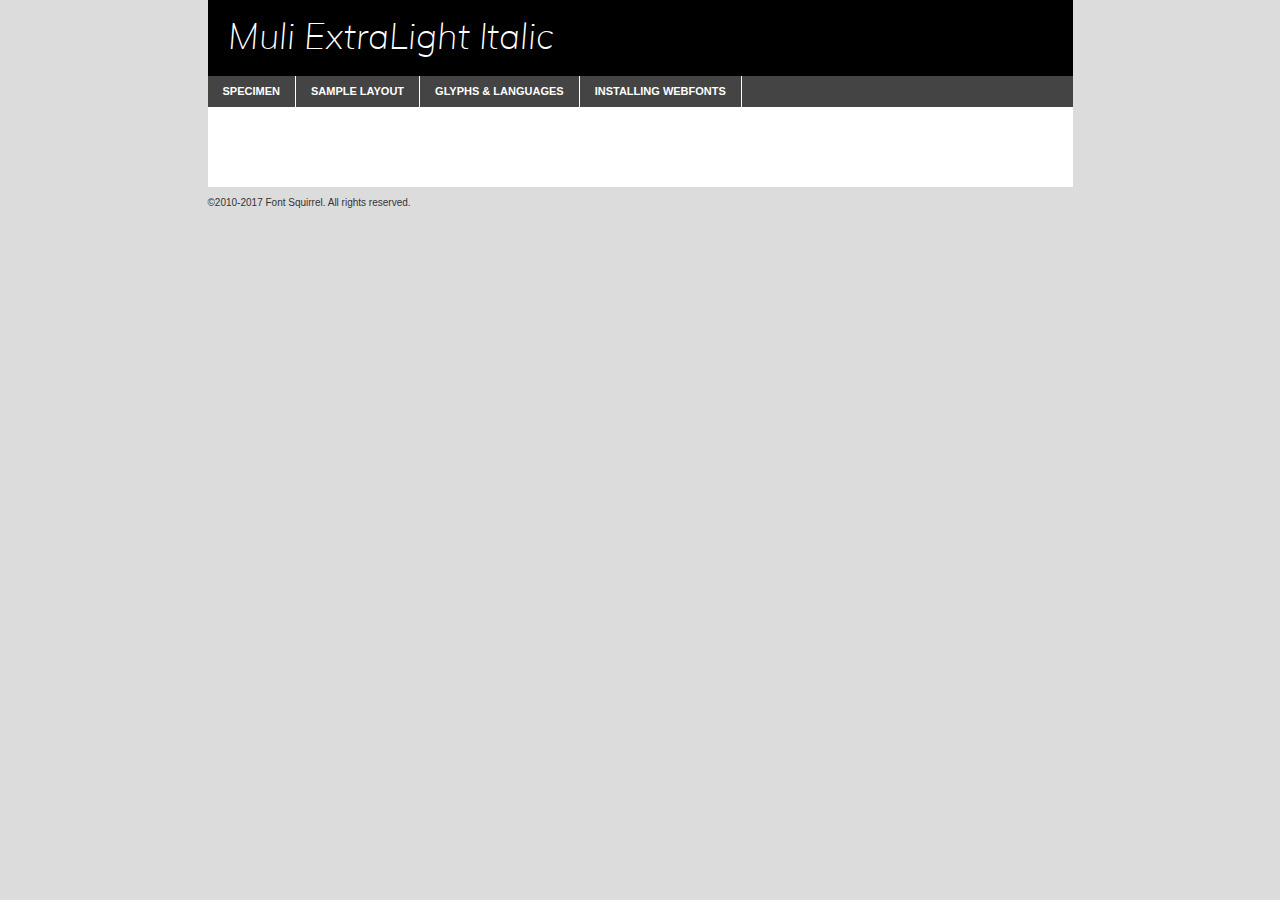
<file: pm-proj009/Fonts/muli-extralightitalic-demo.html>
<!DOCTYPE html PUBLIC "-//W3C//DTD XHTML 1.0 Transitional//EN"
	"http://www.w3.org/TR/xhtml1/DTD/xhtml1-transitional.dtd">

<html xmlns="http://www.w3.org/1999/xhtml" xml:lang="en" lang="en">
<head>
	<meta http-equiv="Content-Type" content="text/html; charset=utf-8" />
	<script src="http://ajax.googleapis.com/ajax/libs/jquery/1.7.2/jquery.min.js" type="text/javascript" charset="utf-8"></script>
	<script type="text/javascript">
	(function($){$.fn.easyTabs=function(option){var param=jQuery.extend({fadeSpeed:"fast",defaultContent:1,activeClass:'active'},option);$(this).each(function(){var thisId="#"+this.id;if(param.defaultContent==''){param.defaultContent=1;}
	if(typeof param.defaultContent=="number")
	{var defaultTab=$(thisId+" .tabs li:eq("+(param.defaultContent-1)+") a").attr('href').substr(1);}else{var defaultTab=param.defaultContent;}
	$(thisId+" .tabs li a").each(function(){var tabToHide=$(this).attr('href').substr(1);$("#"+tabToHide).addClass('easytabs-tab-content');});hideAll();changeContent(defaultTab);function hideAll(){$(thisId+" .easytabs-tab-content").hide();}
	function changeContent(tabId){hideAll();$(thisId+" .tabs li").removeClass(param.activeClass);$(thisId+" .tabs li a[href=#"+tabId+"]").closest('li').addClass(param.activeClass);if(param.fadeSpeed!="none")
	{$(thisId+" #"+tabId).fadeIn(param.fadeSpeed);}else{$(thisId+" #"+tabId).show();}}
	$(thisId+" .tabs li").click(function(){var tabId=$(this).find('a').attr('href').substr(1);changeContent(tabId);return false;});});}})(jQuery);
	</script>
	<link rel="stylesheet" href="specimen_files/specimen_stylesheet.css" type="text/css" charset="utf-8" />
	<link rel="stylesheet" href="stylesheet.css" type="text/css" charset="utf-8" />

	<style type="text/css">
					body{
				font-family: 'muliextralight_italic';
							}
		</style>

	<title>Muli ExtraLight Italic Specimen</title>
	
	
	<script type="text/javascript" charset="utf-8">
		$(document).ready(function() {
			$('#container').easyTabs({defaultContent:1});
		});
	</script>
</head>

<body>
<div id="container">
	<div id="header">
		Muli ExtraLight Italic	</div>
	<ul class="tabs">
		<li><a href="#specimen">Specimen</a></li>
		<li><a href="#layout">Sample Layout</a></li>
				<li><a href="#glyphs">Glyphs &amp; Languages</a></li>
		<li><a href="#installing">Installing Webfonts</a></li>
		
	</ul>
	
	<div id="main_content">

		
			<div id="specimen">
		
				<div class="section">
					<div class="grid12 firstcol">
						<div class="huge">AaBb</div>
					</div>
				</div>
		
				<div class="section">
					<div class="glyph_range">A&#x200B;B&#x200b;C&#x200b;D&#x200b;E&#x200b;F&#x200b;G&#x200b;H&#x200b;I&#x200b;J&#x200b;K&#x200b;L&#x200b;M&#x200b;N&#x200b;O&#x200b;P&#x200b;Q&#x200b;R&#x200b;S&#x200b;T&#x200b;U&#x200b;V&#x200b;W&#x200b;X&#x200b;Y&#x200b;Z&#x200b;a&#x200b;b&#x200b;c&#x200b;d&#x200b;e&#x200b;f&#x200b;g&#x200b;h&#x200b;i&#x200b;j&#x200b;k&#x200b;l&#x200b;m&#x200b;n&#x200b;o&#x200b;p&#x200b;q&#x200b;r&#x200b;s&#x200b;t&#x200b;u&#x200b;v&#x200b;w&#x200b;x&#x200b;y&#x200b;z&#x200b;1&#x200b;2&#x200b;3&#x200b;4&#x200b;5&#x200b;6&#x200b;7&#x200b;8&#x200b;9&#x200b;0&#x200b;&amp;&#x200b;.&#x200b;,&#x200b;?&#x200b;!&#x200b;&#64;&#x200b;(&#x200b;)&#x200b;#&#x200b;$&#x200b;%&#x200b;*&#x200b;+&#x200b;-&#x200b;=&#x200b;:&#x200b;;</div>
				</div>
				<div class="section">
					<div class="grid12 firstcol">
						<table class="sample_table">
							<tr><td>10</td><td class="size10">abcdefghijklmnopqrstuvwxyzABCDEFGHIJKLMNOPQRSTUVWXYZ0123456789abcdefghijklmnopqrstuvwxyzABCDEFGHIJKLMNOPQRSTUVWXYZ0123456789abcdefghijklmnopqrstuvwxyzABCDEFGHIJKLMNOPQRSTUVWXYZ</td></tr>
							<tr><td>11</td><td class="size11">abcdefghijklmnopqrstuvwxyzABCDEFGHIJKLMNOPQRSTUVWXYZ0123456789abcdefghijklmnopqrstuvwxyzABCDEFGHIJKLMNOPQRSTUVWXYZ0123456789abcdefghijklmnopqrstuvwxyzABCDEFGHIJKLMNOPQRSTUVWXYZ</td></tr>
							<tr><td>12</td><td class="size12">abcdefghijklmnopqrstuvwxyzABCDEFGHIJKLMNOPQRSTUVWXYZ0123456789abcdefghijklmnopqrstuvwxyzABCDEFGHIJKLMNOPQRSTUVWXYZ0123456789abcdefghijklmnopqrstuvwxyzABCDEFGHIJKLMNOPQRSTUVWXYZ</td></tr>
							<tr><td>13</td><td class="size13">abcdefghijklmnopqrstuvwxyzABCDEFGHIJKLMNOPQRSTUVWXYZ0123456789abcdefghijklmnopqrstuvwxyzABCDEFGHIJKLMNOPQRSTUVWXYZ0123456789abcdefghijklmnopqrstuvwxyzABCDEFGHIJKLMNOPQRSTUVWXYZ</td></tr>
							<tr><td>14</td><td class="size14">abcdefghijklmnopqrstuvwxyzABCDEFGHIJKLMNOPQRSTUVWXYZ0123456789abcdefghijklmnopqrstuvwxyzABCDEFGHIJKLMNOPQRSTUVWXYZ0123456789abcdefghijklmnopqrstuvwxyzABCDEFGHIJKLMNOPQRSTUVWXYZ</td></tr>
							<tr><td>16</td><td class="size16">abcdefghijklmnopqrstuvwxyzABCDEFGHIJKLMNOPQRSTUVWXYZ0123456789abcdefghijklmnopqrstuvwxyzABCDEFGHIJKLMNOPQRSTUVWXYZ</td></tr>
							<tr><td>18</td><td class="size18">abcdefghijklmnopqrstuvwxyzABCDEFGHIJKLMNOPQRSTUVWXYZ0123456789abcdefghijklmnopqrstuvwxyzABCDEFGHIJKLMNOPQRSTUVWXYZ</td></tr>
							<tr><td>20</td><td class="size20">abcdefghijklmnopqrstuvwxyzABCDEFGHIJKLMNOPQRSTUVWXYZ0123456789abcdefghijklmnopqrstuvwxyzABCDEFGHIJKLMNOPQRSTUVWXYZ</td></tr>
							<tr><td>24</td><td class="size24">abcdefghijklmnopqrstuvwxyzABCDEFGHIJKLMNOPQRSTUVWXYZ0123456789abcdefghijklmnopqrstuvwxyzABCDEFGHIJKLMNOPQRSTUVWXYZ</td></tr>
							<tr><td>30</td><td class="size30">abcdefghijklmnopqrstuvwxyzABCDEFGHIJKLMNOPQRSTUVWXYZ0123456789abcdefghijklmnopqrstuvwxyzABCDEFGHIJKLMNOPQRSTUVWXYZ</td></tr>
							<tr><td>36</td><td class="size36">abcdefghijklmnopqrstuvwxyzABCDEFGHIJKLMNOPQRSTUVWXYZ0123456789abcdefghijklmnopqrstuvwxyzABCDEFGHIJKLMNOPQRSTUVWXYZ</td></tr>
							<tr><td>48</td><td class="size48">abcdefghijklmnopqrstuvwxyzABCDEFGHIJKLMNOPQRSTUVWXYZ0123456789abcdefghijklmnopqrstuvwxyzABCDEFGHIJKLMNOPQRSTUVWXYZ</td></tr>
							<tr><td>60</td><td class="size60">abcdefghijklmnopqrstuvwxyzABCDEFGHIJKLMNOPQRSTUVWXYZ0123456789abcdefghijklmnopqrstuvwxyzABCDEFGHIJKLMNOPQRSTUVWXYZ</td></tr>
							<tr><td>72</td><td class="size72">abcdefghijklmnopqrstuvwxyzABCDEFGHIJKLMNOPQRSTUVWXYZ0123456789abcdefghijklmnopqrstuvwxyzABCDEFGHIJKLMNOPQRSTUVWXYZ</td></tr>
							<tr><td>90</td><td class="size90">abcdefghijklmnopqrstuvwxyzABCDEFGHIJKLMNOPQRSTUVWXYZ0123456789abcdefghijklmnopqrstuvwxyzABCDEFGHIJKLMNOPQRSTUVWXYZ</td></tr>
						</table>
				
					</div>
			
				</div>
		
		
		
								<div class="section" id="bodycomparison">


										<div id="xheight">
				<div class="fontbody">&#x25FC;&#x25FC;&#x25FC;&#x25FC;&#x25FC;&#x25FC;&#x25FC;&#x25FC;&#x25FC;&#x25FC;&#x25FC;&#x25FC;&#x25FC;&#x25FC;&#x25FC;&#x25FC;&#x25FC;&#x25FC;&#x25FC;&#x25FC;&#x25FC;&#x25FC;&#x25FC;&#x25FC;&#x25FC;&#x25FC;&#x25FC;&#x25FC;&#x25FC;&#x25FC;&#x25FC;&#x25FC;&#x25FC;&#x25FC;&#x25FC;&#x25FC;&#x25FC;&#x25FC;&#x25FC;&#x25FC;&#x25FC;&#x25FC;&#x25FC;&#x25FC;&#x25FC;&#x25FC;&#x25FC;&#x25FC;&#x25FC;&#x25FC;&#x25FC;&#x25FC;&#x25FC;&#x25FC;&#x25FC;&#x25FC;&#x25FC;&#x25FC;&#x25FC;&#x25FC;&#x25FC;&#x25FC;&#x25FC;&#x25FC;&#x25FC;&#x25FC;&#x25FC;&#x25FC;&#x25FC;&#x25FC;&#x25FC;&#x25FC;&#x25FC;&#x25FC;&#x25FC;&#x25FC;&#x25FC;&#x25FC;&#x25FC;&#x25FC;&#x25FC;&#x25FC;&#x25FC;&#x25FC;&#x25FC;&#x25FC;&#x25FC;&#x25FC;&#x25FC;&#x25FC;&#x25FC;&#x25FC;&#x25FC;&#x25FC;&#x25FC;&#x25FC;&#x25FC;&#x25FC;&#x25FC;body</div><div class="arialbody">body</div><div class="verdanabody">body</div><div class="georgiabody">body</div></div>
										<div class="fontbody" style="z-index:1">
											body<span>Muli ExtraLight Italic</span>
										</div>
										<div class="arialbody" style="z-index:1">
											body<span>Arial</span>
										</div>
										<div class="verdanabody" style="z-index:1">
											body<span>Verdana</span>
										</div>
										<div class="georgiabody" style="z-index:1">
											body<span>Georgia</span>
										</div>



								</div>
		
		
				<div class="section psample psample_row1" id="">
					
					<div class="grid2 firstcol">
						<p class="size10"><span>10.</span>Aenean lacinia bibendum nulla sed consectetur. Fusce dapibus, tellus ac cursus commodo, tortor mauris condimentum nibh, ut fermentum massa justo sit amet risus. Nullam id dolor id nibh ultricies vehicula ut id elit. Cum sociis natoque penatibus et magnis dis parturient montes, nascetur ridiculus mus. Nulla vitae elit libero, a pharetra augue.</p>
			
					</div>
					<div class="grid3">
						<p class="size11"><span>11.</span>Aenean lacinia bibendum nulla sed consectetur. Fusce dapibus, tellus ac cursus commodo, tortor mauris condimentum nibh, ut fermentum massa justo sit amet risus. Nullam id dolor id nibh ultricies vehicula ut id elit. Cum sociis natoque penatibus et magnis dis parturient montes, nascetur ridiculus mus. Nulla vitae elit libero, a pharetra augue.</p>
			
					</div>
					<div class="grid3">
						<p class="size12"><span>12.</span>Aenean lacinia bibendum nulla sed consectetur. Fusce dapibus, tellus ac cursus commodo, tortor mauris condimentum nibh, ut fermentum massa justo sit amet risus. Nullam id dolor id nibh ultricies vehicula ut id elit. Cum sociis natoque penatibus et magnis dis parturient montes, nascetur ridiculus mus. Nulla vitae elit libero, a pharetra augue.</p>
			
					</div>
					<div class="grid4">
						<p class="size13"><span>13.</span>Aenean lacinia bibendum nulla sed consectetur. Fusce dapibus, tellus ac cursus commodo, tortor mauris condimentum nibh, ut fermentum massa justo sit amet risus. Nullam id dolor id nibh ultricies vehicula ut id elit. Cum sociis natoque penatibus et magnis dis parturient montes, nascetur ridiculus mus. Nulla vitae elit libero, a pharetra augue.</p>
			
					</div>
					<div class="white_blend"></div>
					
				</div>
				<div class="section psample psample_row2" id="">
					<div class="grid3 firstcol">
						<p class="size14"><span>14.</span>Aenean lacinia bibendum nulla sed consectetur. Fusce dapibus, tellus ac cursus commodo, tortor mauris condimentum nibh, ut fermentum massa justo sit amet risus. Nullam id dolor id nibh ultricies vehicula ut id elit. Cum sociis natoque penatibus et magnis dis parturient montes, nascetur ridiculus mus. Nulla vitae elit libero, a pharetra augue.</p>
			
					</div>
					<div class="grid4">
						<p class="size16"><span>16.</span>Aenean lacinia bibendum nulla sed consectetur. Fusce dapibus, tellus ac cursus commodo, tortor mauris condimentum nibh, ut fermentum massa justo sit amet risus. Nullam id dolor id nibh ultricies vehicula ut id elit. Cum sociis natoque penatibus et magnis dis parturient montes, nascetur ridiculus mus. Nulla vitae elit libero, a pharetra augue.</p>
			
					</div>
					<div class="grid5">
						<p class="size18"><span>18.</span>Aenean lacinia bibendum nulla sed consectetur. Fusce dapibus, tellus ac cursus commodo, tortor mauris condimentum nibh, ut fermentum massa justo sit amet risus. Nullam id dolor id nibh ultricies vehicula ut id elit. Cum sociis natoque penatibus et magnis dis parturient montes, nascetur ridiculus mus. Nulla vitae elit libero, a pharetra augue.</p>
			
					</div>

					<div class="white_blend"></div>

				</div>
				
				<div class="section psample psample_row3" id="">
					<div class="grid5 firstcol">
						<p class="size20"><span>20.</span>Aenean lacinia bibendum nulla sed consectetur. Fusce dapibus, tellus ac cursus commodo, tortor mauris condimentum nibh, ut fermentum massa justo sit amet risus. Nullam id dolor id nibh ultricies vehicula ut id elit. Cum sociis natoque penatibus et magnis dis parturient montes, nascetur ridiculus mus. Nulla vitae elit libero, a pharetra augue.</p>
					</div>
					<div class="grid7">
						<p class="size24"><span>24.</span>Aenean lacinia bibendum nulla sed consectetur. Fusce dapibus, tellus ac cursus commodo, tortor mauris condimentum nibh, ut fermentum massa justo sit amet risus. Nullam id dolor id nibh ultricies vehicula ut id elit. Cum sociis natoque penatibus et magnis dis parturient montes, nascetur ridiculus mus. Nulla vitae elit libero, a pharetra augue.</p>
					</div>
					
					<div class="white_blend"></div>
					
				</div>
				
				<div class="section psample psample_row4" id="">
					<div class="grid12 firstcol">
						<p class="size30"><span>30.</span>Aenean lacinia bibendum nulla sed consectetur. Fusce dapibus, tellus ac cursus commodo, tortor mauris condimentum nibh, ut fermentum massa justo sit amet risus. Nullam id dolor id nibh ultricies vehicula ut id elit. Cum sociis natoque penatibus et magnis dis parturient montes, nascetur ridiculus mus. Nulla vitae elit libero, a pharetra augue.</p>
					</div>
					<div class="white_blend"></div>
					
				</div>
				
				
				
				<div class="section psample psample_row1 fullreverse">
					<div class="grid2 firstcol">
						<p class="size10"><span>10.</span>Aenean lacinia bibendum nulla sed consectetur. Fusce dapibus, tellus ac cursus commodo, tortor mauris condimentum nibh, ut fermentum massa justo sit amet risus. Nullam id dolor id nibh ultricies vehicula ut id elit. Cum sociis natoque penatibus et magnis dis parturient montes, nascetur ridiculus mus. Nulla vitae elit libero, a pharetra augue.</p>
			
					</div>
					<div class="grid3">
						<p class="size11"><span>11.</span>Aenean lacinia bibendum nulla sed consectetur. Fusce dapibus, tellus ac cursus commodo, tortor mauris condimentum nibh, ut fermentum massa justo sit amet risus. Nullam id dolor id nibh ultricies vehicula ut id elit. Cum sociis natoque penatibus et magnis dis parturient montes, nascetur ridiculus mus. Nulla vitae elit libero, a pharetra augue.</p>
			
					</div>
					<div class="grid3">
						<p class="size12"><span>12.</span>Aenean lacinia bibendum nulla sed consectetur. Fusce dapibus, tellus ac cursus commodo, tortor mauris condimentum nibh, ut fermentum massa justo sit amet risus. Nullam id dolor id nibh ultricies vehicula ut id elit. Cum sociis natoque penatibus et magnis dis parturient montes, nascetur ridiculus mus. Nulla vitae elit libero, a pharetra augue.</p>
			
					</div>
					<div class="grid4">
						<p class="size13"><span>13.</span>Aenean lacinia bibendum nulla sed consectetur. Fusce dapibus, tellus ac cursus commodo, tortor mauris condimentum nibh, ut fermentum massa justo sit amet risus. Nullam id dolor id nibh ultricies vehicula ut id elit. Cum sociis natoque penatibus et magnis dis parturient montes, nascetur ridiculus mus. Nulla vitae elit libero, a pharetra augue.</p>
			
					</div>
					<div class="black_blend"></div>
					
				</div>
				
				<div class="section psample psample_row2 fullreverse">
					<div class="grid3 firstcol">
						<p class="size14"><span>14.</span>Aenean lacinia bibendum nulla sed consectetur. Fusce dapibus, tellus ac cursus commodo, tortor mauris condimentum nibh, ut fermentum massa justo sit amet risus. Nullam id dolor id nibh ultricies vehicula ut id elit. Cum sociis natoque penatibus et magnis dis parturient montes, nascetur ridiculus mus. Nulla vitae elit libero, a pharetra augue.</p>
			
					</div>
					<div class="grid4">
						<p class="size16"><span>16.</span>Aenean lacinia bibendum nulla sed consectetur. Fusce dapibus, tellus ac cursus commodo, tortor mauris condimentum nibh, ut fermentum massa justo sit amet risus. Nullam id dolor id nibh ultricies vehicula ut id elit. Cum sociis natoque penatibus et magnis dis parturient montes, nascetur ridiculus mus. Nulla vitae elit libero, a pharetra augue.</p>
			
					</div>
					<div class="grid5">
						<p class="size18"><span>18.</span>Aenean lacinia bibendum nulla sed consectetur. Fusce dapibus, tellus ac cursus commodo, tortor mauris condimentum nibh, ut fermentum massa justo sit amet risus. Nullam id dolor id nibh ultricies vehicula ut id elit. Cum sociis natoque penatibus et magnis dis parturient montes, nascetur ridiculus mus. Nulla vitae elit libero, a pharetra augue.</p>
			
					</div>
					<div class="black_blend"></div>

				</div>
				
				<div class="section psample fullreverse psample_row3" id="">
					<div class="grid5 firstcol">
						<p class="size20"><span>20.</span>Aenean lacinia bibendum nulla sed consectetur. Fusce dapibus, tellus ac cursus commodo, tortor mauris condimentum nibh, ut fermentum massa justo sit amet risus. Nullam id dolor id nibh ultricies vehicula ut id elit. Cum sociis natoque penatibus et magnis dis parturient montes, nascetur ridiculus mus. Nulla vitae elit libero, a pharetra augue.</p>
					</div>
					<div class="grid7">
						<p class="size24"><span>24.</span>Aenean lacinia bibendum nulla sed consectetur. Fusce dapibus, tellus ac cursus commodo, tortor mauris condimentum nibh, ut fermentum massa justo sit amet risus. Nullam id dolor id nibh ultricies vehicula ut id elit. Cum sociis natoque penatibus et magnis dis parturient montes, nascetur ridiculus mus. Nulla vitae elit libero, a pharetra augue.</p>
					</div>
					
					<div class="black_blend"></div>
					
				</div>
				
				<div class="section psample fullreverse psample_row4" id="" style="border-bottom: 20px #000 solid;">
					<div class="grid12 firstcol">
						<p class="size30"><span>30.</span>Aenean lacinia bibendum nulla sed consectetur. Fusce dapibus, tellus ac cursus commodo, tortor mauris condimentum nibh, ut fermentum massa justo sit amet risus. Nullam id dolor id nibh ultricies vehicula ut id elit. Cum sociis natoque penatibus et magnis dis parturient montes, nascetur ridiculus mus. Nulla vitae elit libero, a pharetra augue.</p>
					</div>
					<div class="black_blend"></div>
					
				</div>
				
				
				
				
			</div>
			
			<div id="layout">
				
				<div class="section">
					
					<div class="grid12 firstcol">
						<h1>Lorem Ipsum Dolor</h1>
						<h2>Etiam porta sem malesuada magna mollis euismod</h2>
						
						<p class="byline">By <a href="#link">Aenean Lacinia</a></p>
					</div>
				</div>
				<div class="section">
					<div class="grid8 firstcol">
						<p class="large">Donec sed odio dui. Morbi leo risus, porta ac consectetur ac, vestibulum at eros. Fusce dapibus, tellus ac cursus commodo, tortor mauris condimentum nibh, ut fermentum massa justo sit amet risus. </p>

						
						<h3>Pellentesque ornare sem</h3>

						<p>Maecenas sed diam eget risus varius blandit sit amet non magna. Maecenas faucibus mollis interdum. Donec ullamcorper nulla non metus auctor fringilla. Nullam id dolor id nibh ultricies vehicula ut id elit. Nullam id dolor id nibh ultricies vehicula ut id elit. </p>

						<p>Aenean eu leo quam. Pellentesque ornare sem lacinia quam venenatis vestibulum. Lorem ipsum dolor sit amet, consectetur adipiscing elit. Cum sociis natoque penatibus et magnis dis parturient montes, nascetur ridiculus mus. </p>

						<p>Nulla vitae elit libero, a pharetra augue. Praesent commodo cursus magna, vel scelerisque nisl consectetur et. Aenean lacinia bibendum nulla sed consectetur. </p>

						<p>Nullam quis risus eget urna mollis ornare vel eu leo. Nullam quis risus eget urna mollis ornare vel eu leo. Maecenas sed diam eget risus varius blandit sit amet non magna. Donec ullamcorper nulla non metus auctor fringilla. </p>

						<h3>Cras mattis consectetur</h3>

						<p>Aenean eu leo quam. Pellentesque ornare sem lacinia quam venenatis vestibulum. Aenean lacinia bibendum nulla sed consectetur. Integer posuere erat a ante venenatis dapibus posuere velit aliquet. Cras mattis consectetur purus sit amet fermentum. </p>

						<p>Nullam id dolor id nibh ultricies vehicula ut id elit. Nullam quis risus eget urna mollis ornare vel eu leo. Cras mattis consectetur purus sit amet fermentum.</p>
					</div>
					
					<div class="grid4 sidebar">
						
						<div class="box reverse">
							<p class="last">Nullam quis risus eget urna mollis ornare vel eu leo. Donec ullamcorper nulla non metus auctor fringilla. Cras mattis consectetur purus sit amet fermentum. Sed posuere consectetur est at lobortis. Lorem ipsum dolor sit amet, consectetur adipiscing elit. </p>
						</div>
						
						<p class="caption">Maecenas sed diam eget risus varius.</p>

						<p>Vestibulum id ligula porta felis euismod semper. Integer posuere erat a ante venenatis dapibus posuere velit aliquet. Vestibulum id ligula porta felis euismod semper. Sed posuere consectetur est at lobortis. Maecenas sed diam eget risus varius blandit sit amet non magna. Fusce dapibus, tellus ac cursus commodo, tortor mauris condimentum nibh, ut fermentum massa justo sit amet risus. </p>

					

						<p>Duis mollis, est non commodo luctus, nisi erat porttitor ligula, eget lacinia odio sem nec elit. Aenean lacinia bibendum nulla sed consectetur. Vivamus sagittis lacus vel augue laoreet rutrum faucibus dolor auctor. Aenean lacinia bibendum nulla sed consectetur. Nullam quis risus eget urna mollis ornare vel eu leo. </p>

						<p>Praesent commodo cursus magna, vel scelerisque nisl consectetur et. Donec ullamcorper nulla non metus auctor fringilla. Maecenas faucibus mollis interdum. Fusce dapibus, tellus ac cursus commodo, tortor mauris condimentum nibh, ut fermentum massa justo sit amet risus. </p>

					</div>
				</div>
				
			</div>


			



		<div id="glyphs">
			<div class="section">
				<div class="grid12 firstcol">
			
				<h1>Language Support</h1>
				<p>The subset of Muli ExtraLight Italic in this kit supports the following languages:<br />
			
					Albanian, Basque, Breton, Chamorro, Danish, Dutch, English, Faroese, Finnish, French, Frisian, Galician, German, Icelandic, Italian, Malagasy, Norwegian, Portuguese, Spanish, Alsatian, Aragonese, Arapaho, Arrernte, Asturian, Aymara, Bislama, Cebuano, Corsican, Fijian, French_creole, Genoese, Gilbertese, Greenlandic, Haitian_creole, Hiligaynon, Hmong, Hopi, Ibanag, Iloko_ilokano, Indonesian, Interglossa_glosa, Interlingua, Irish_gaelic, Jerriais, Lojban, Lombard, Luxembourgeois, Manx, Mohawk, Norfolk_pitcairnese, Occitan, Oromo, Pangasinan, Papiamento, Piedmontese, Potawatomi, Rhaeto-romance, Romansh, Rotokas, Sami_lule, Samoan, Sardinian, Scots_gaelic, Seychelles_creole, Shona, Sicilian, Somali, Southern_ndebele, Swahili, Swati_swazi, Tagalog_filipino_pilipino, Tetum, Tok_pisin, Uyghur_latinized, Volapuk, Walloon, Warlpiri, Xhosa, Yapese, Zulu, Latinbasic, Ubasic, Demo				</p>
				<h1>Glyph Chart</h1>
				<p>The subset of Muli ExtraLight Italic in this kit includes all the glyphs listed below. Unicode entities are included above each glyph to help you insert individual characters into your layout.</p>
				<div id="glyph_chart">
			
																														 <div><p>&amp;#13;</p>&#13;</div>
																				 <div><p>&amp;#32;</p>&#32;</div>
																				 <div><p>&amp;#33;</p>&#33;</div>
																				 <div><p>&amp;#34;</p>&#34;</div>
																				 <div><p>&amp;#35;</p>&#35;</div>
																				 <div><p>&amp;#36;</p>&#36;</div>
																				 <div><p>&amp;#37;</p>&#37;</div>
																				 <div><p>&amp;#38;</p>&#38;</div>
																				 <div><p>&amp;#39;</p>&#39;</div>
																				 <div><p>&amp;#40;</p>&#40;</div>
																				 <div><p>&amp;#41;</p>&#41;</div>
																				 <div><p>&amp;#42;</p>&#42;</div>
																				 <div><p>&amp;#43;</p>&#43;</div>
																				 <div><p>&amp;#44;</p>&#44;</div>
																				 <div><p>&amp;#45;</p>&#45;</div>
																				 <div><p>&amp;#46;</p>&#46;</div>
																				 <div><p>&amp;#47;</p>&#47;</div>
																				 <div><p>&amp;#48;</p>&#48;</div>
																				 <div><p>&amp;#49;</p>&#49;</div>
																				 <div><p>&amp;#50;</p>&#50;</div>
																				 <div><p>&amp;#51;</p>&#51;</div>
																				 <div><p>&amp;#52;</p>&#52;</div>
																				 <div><p>&amp;#53;</p>&#53;</div>
																				 <div><p>&amp;#54;</p>&#54;</div>
																				 <div><p>&amp;#55;</p>&#55;</div>
																				 <div><p>&amp;#56;</p>&#56;</div>
																				 <div><p>&amp;#57;</p>&#57;</div>
																				 <div><p>&amp;#58;</p>&#58;</div>
																				 <div><p>&amp;#59;</p>&#59;</div>
																				 <div><p>&amp;#60;</p>&#60;</div>
																				 <div><p>&amp;#61;</p>&#61;</div>
																				 <div><p>&amp;#62;</p>&#62;</div>
																				 <div><p>&amp;#63;</p>&#63;</div>
																				 <div><p>&amp;#64;</p>&#64;</div>
																				 <div><p>&amp;#65;</p>&#65;</div>
																				 <div><p>&amp;#66;</p>&#66;</div>
																				 <div><p>&amp;#67;</p>&#67;</div>
																				 <div><p>&amp;#68;</p>&#68;</div>
																				 <div><p>&amp;#69;</p>&#69;</div>
																				 <div><p>&amp;#70;</p>&#70;</div>
																				 <div><p>&amp;#71;</p>&#71;</div>
																				 <div><p>&amp;#72;</p>&#72;</div>
																				 <div><p>&amp;#73;</p>&#73;</div>
																				 <div><p>&amp;#74;</p>&#74;</div>
																				 <div><p>&amp;#75;</p>&#75;</div>
																				 <div><p>&amp;#76;</p>&#76;</div>
																				 <div><p>&amp;#77;</p>&#77;</div>
																				 <div><p>&amp;#78;</p>&#78;</div>
																				 <div><p>&amp;#79;</p>&#79;</div>
																				 <div><p>&amp;#80;</p>&#80;</div>
																				 <div><p>&amp;#81;</p>&#81;</div>
																				 <div><p>&amp;#82;</p>&#82;</div>
																				 <div><p>&amp;#83;</p>&#83;</div>
																				 <div><p>&amp;#84;</p>&#84;</div>
																				 <div><p>&amp;#85;</p>&#85;</div>
																				 <div><p>&amp;#86;</p>&#86;</div>
																				 <div><p>&amp;#87;</p>&#87;</div>
																				 <div><p>&amp;#88;</p>&#88;</div>
																				 <div><p>&amp;#89;</p>&#89;</div>
																				 <div><p>&amp;#90;</p>&#90;</div>
																				 <div><p>&amp;#91;</p>&#91;</div>
																				 <div><p>&amp;#92;</p>&#92;</div>
																				 <div><p>&amp;#93;</p>&#93;</div>
																				 <div><p>&amp;#94;</p>&#94;</div>
																				 <div><p>&amp;#95;</p>&#95;</div>
																				 <div><p>&amp;#96;</p>&#96;</div>
																				 <div><p>&amp;#97;</p>&#97;</div>
																				 <div><p>&amp;#98;</p>&#98;</div>
																				 <div><p>&amp;#99;</p>&#99;</div>
																				 <div><p>&amp;#100;</p>&#100;</div>
																				 <div><p>&amp;#101;</p>&#101;</div>
																				 <div><p>&amp;#102;</p>&#102;</div>
																				 <div><p>&amp;#103;</p>&#103;</div>
																				 <div><p>&amp;#104;</p>&#104;</div>
																				 <div><p>&amp;#105;</p>&#105;</div>
																				 <div><p>&amp;#106;</p>&#106;</div>
																				 <div><p>&amp;#107;</p>&#107;</div>
																				 <div><p>&amp;#108;</p>&#108;</div>
																				 <div><p>&amp;#109;</p>&#109;</div>
																				 <div><p>&amp;#110;</p>&#110;</div>
																				 <div><p>&amp;#111;</p>&#111;</div>
																				 <div><p>&amp;#112;</p>&#112;</div>
																				 <div><p>&amp;#113;</p>&#113;</div>
																				 <div><p>&amp;#114;</p>&#114;</div>
																				 <div><p>&amp;#115;</p>&#115;</div>
																				 <div><p>&amp;#116;</p>&#116;</div>
																				 <div><p>&amp;#117;</p>&#117;</div>
																				 <div><p>&amp;#118;</p>&#118;</div>
																				 <div><p>&amp;#119;</p>&#119;</div>
																				 <div><p>&amp;#120;</p>&#120;</div>
																				 <div><p>&amp;#121;</p>&#121;</div>
																				 <div><p>&amp;#122;</p>&#122;</div>
																				 <div><p>&amp;#123;</p>&#123;</div>
																				 <div><p>&amp;#124;</p>&#124;</div>
																				 <div><p>&amp;#125;</p>&#125;</div>
																				 <div><p>&amp;#126;</p>&#126;</div>
																				 <div><p>&amp;#160;</p>&#160;</div>
																				 <div><p>&amp;#161;</p>&#161;</div>
																				 <div><p>&amp;#162;</p>&#162;</div>
																				 <div><p>&amp;#163;</p>&#163;</div>
																				 <div><p>&amp;#164;</p>&#164;</div>
																				 <div><p>&amp;#165;</p>&#165;</div>
																				 <div><p>&amp;#166;</p>&#166;</div>
																				 <div><p>&amp;#167;</p>&#167;</div>
																				 <div><p>&amp;#168;</p>&#168;</div>
																				 <div><p>&amp;#169;</p>&#169;</div>
																				 <div><p>&amp;#170;</p>&#170;</div>
																				 <div><p>&amp;#171;</p>&#171;</div>
																				 <div><p>&amp;#172;</p>&#172;</div>
																				 <div><p>&amp;#173;</p>&#173;</div>
																				 <div><p>&amp;#174;</p>&#174;</div>
																				 <div><p>&amp;#175;</p>&#175;</div>
																				 <div><p>&amp;#176;</p>&#176;</div>
																				 <div><p>&amp;#177;</p>&#177;</div>
																				 <div><p>&amp;#178;</p>&#178;</div>
																				 <div><p>&amp;#179;</p>&#179;</div>
																				 <div><p>&amp;#180;</p>&#180;</div>
																				 <div><p>&amp;#181;</p>&#181;</div>
																				 <div><p>&amp;#182;</p>&#182;</div>
																				 <div><p>&amp;#183;</p>&#183;</div>
																				 <div><p>&amp;#184;</p>&#184;</div>
																				 <div><p>&amp;#185;</p>&#185;</div>
																				 <div><p>&amp;#186;</p>&#186;</div>
																				 <div><p>&amp;#187;</p>&#187;</div>
																				 <div><p>&amp;#188;</p>&#188;</div>
																				 <div><p>&amp;#189;</p>&#189;</div>
																				 <div><p>&amp;#190;</p>&#190;</div>
																				 <div><p>&amp;#191;</p>&#191;</div>
																				 <div><p>&amp;#192;</p>&#192;</div>
																				 <div><p>&amp;#193;</p>&#193;</div>
																				 <div><p>&amp;#194;</p>&#194;</div>
																				 <div><p>&amp;#195;</p>&#195;</div>
																				 <div><p>&amp;#196;</p>&#196;</div>
																				 <div><p>&amp;#197;</p>&#197;</div>
																				 <div><p>&amp;#198;</p>&#198;</div>
																				 <div><p>&amp;#199;</p>&#199;</div>
																				 <div><p>&amp;#200;</p>&#200;</div>
																				 <div><p>&amp;#201;</p>&#201;</div>
																				 <div><p>&amp;#202;</p>&#202;</div>
																				 <div><p>&amp;#203;</p>&#203;</div>
																				 <div><p>&amp;#204;</p>&#204;</div>
																				 <div><p>&amp;#205;</p>&#205;</div>
																				 <div><p>&amp;#206;</p>&#206;</div>
																				 <div><p>&amp;#207;</p>&#207;</div>
																				 <div><p>&amp;#208;</p>&#208;</div>
																				 <div><p>&amp;#209;</p>&#209;</div>
																				 <div><p>&amp;#210;</p>&#210;</div>
																				 <div><p>&amp;#211;</p>&#211;</div>
																				 <div><p>&amp;#212;</p>&#212;</div>
																				 <div><p>&amp;#213;</p>&#213;</div>
																				 <div><p>&amp;#214;</p>&#214;</div>
																				 <div><p>&amp;#215;</p>&#215;</div>
																				 <div><p>&amp;#216;</p>&#216;</div>
																				 <div><p>&amp;#217;</p>&#217;</div>
																				 <div><p>&amp;#218;</p>&#218;</div>
																				 <div><p>&amp;#219;</p>&#219;</div>
																				 <div><p>&amp;#220;</p>&#220;</div>
																				 <div><p>&amp;#221;</p>&#221;</div>
																				 <div><p>&amp;#222;</p>&#222;</div>
																				 <div><p>&amp;#223;</p>&#223;</div>
																				 <div><p>&amp;#224;</p>&#224;</div>
																				 <div><p>&amp;#225;</p>&#225;</div>
																				 <div><p>&amp;#226;</p>&#226;</div>
																				 <div><p>&amp;#227;</p>&#227;</div>
																				 <div><p>&amp;#228;</p>&#228;</div>
																				 <div><p>&amp;#229;</p>&#229;</div>
																				 <div><p>&amp;#230;</p>&#230;</div>
																				 <div><p>&amp;#231;</p>&#231;</div>
																				 <div><p>&amp;#232;</p>&#232;</div>
																				 <div><p>&amp;#233;</p>&#233;</div>
																				 <div><p>&amp;#234;</p>&#234;</div>
																				 <div><p>&amp;#235;</p>&#235;</div>
																				 <div><p>&amp;#236;</p>&#236;</div>
																				 <div><p>&amp;#237;</p>&#237;</div>
																				 <div><p>&amp;#238;</p>&#238;</div>
																				 <div><p>&amp;#239;</p>&#239;</div>
																				 <div><p>&amp;#240;</p>&#240;</div>
																				 <div><p>&amp;#241;</p>&#241;</div>
																				 <div><p>&amp;#242;</p>&#242;</div>
																				 <div><p>&amp;#243;</p>&#243;</div>
																				 <div><p>&amp;#244;</p>&#244;</div>
																				 <div><p>&amp;#245;</p>&#245;</div>
																				 <div><p>&amp;#246;</p>&#246;</div>
																				 <div><p>&amp;#247;</p>&#247;</div>
																				 <div><p>&amp;#248;</p>&#248;</div>
																				 <div><p>&amp;#249;</p>&#249;</div>
																				 <div><p>&amp;#250;</p>&#250;</div>
																				 <div><p>&amp;#251;</p>&#251;</div>
																				 <div><p>&amp;#252;</p>&#252;</div>
																				 <div><p>&amp;#253;</p>&#253;</div>
																				 <div><p>&amp;#254;</p>&#254;</div>
																				 <div><p>&amp;#255;</p>&#255;</div>
																				 <div><p>&amp;#338;</p>&#338;</div>
																				 <div><p>&amp;#339;</p>&#339;</div>
																				 <div><p>&amp;#376;</p>&#376;</div>
																				 <div><p>&amp;#710;</p>&#710;</div>
																				 <div><p>&amp;#732;</p>&#732;</div>
																				 <div><p>&amp;#8192;</p>&#8192;</div>
																				 <div><p>&amp;#8193;</p>&#8193;</div>
																				 <div><p>&amp;#8194;</p>&#8194;</div>
																				 <div><p>&amp;#8195;</p>&#8195;</div>
																				 <div><p>&amp;#8196;</p>&#8196;</div>
																				 <div><p>&amp;#8197;</p>&#8197;</div>
																				 <div><p>&amp;#8198;</p>&#8198;</div>
																				 <div><p>&amp;#8199;</p>&#8199;</div>
																				 <div><p>&amp;#8200;</p>&#8200;</div>
																				 <div><p>&amp;#8201;</p>&#8201;</div>
																				 <div><p>&amp;#8202;</p>&#8202;</div>
																				 <div><p>&amp;#8208;</p>&#8208;</div>
																				 <div><p>&amp;#8209;</p>&#8209;</div>
																				 <div><p>&amp;#8210;</p>&#8210;</div>
																				 <div><p>&amp;#8211;</p>&#8211;</div>
																				 <div><p>&amp;#8212;</p>&#8212;</div>
																				 <div><p>&amp;#8216;</p>&#8216;</div>
																				 <div><p>&amp;#8217;</p>&#8217;</div>
																				 <div><p>&amp;#8218;</p>&#8218;</div>
																				 <div><p>&amp;#8220;</p>&#8220;</div>
																				 <div><p>&amp;#8221;</p>&#8221;</div>
																				 <div><p>&amp;#8222;</p>&#8222;</div>
																				 <div><p>&amp;#8226;</p>&#8226;</div>
																				 <div><p>&amp;#8230;</p>&#8230;</div>
																				 <div><p>&amp;#8239;</p>&#8239;</div>
																				 <div><p>&amp;#8249;</p>&#8249;</div>
																				 <div><p>&amp;#8250;</p>&#8250;</div>
																				 <div><p>&amp;#8287;</p>&#8287;</div>
																				 <div><p>&amp;#8364;</p>&#8364;</div>
																				 <div><p>&amp;#8482;</p>&#8482;</div>
																				 <div><p>&amp;#9724;</p>&#9724;</div>
																				 <div><p>&amp;#64257;</p>&#64257;</div>
																				 <div><p>&amp;#64258;</p>&#64258;</div>
																																						</div>	
				</div>
		
		
			</div>
		</div>
		
		
		<div id="specs">
			
		</div>
	
		<div id="installing">
			<div class="section">
				<div class="grid7 firstcol">
					<h1>Installing Webfonts</h1>
					
					<p>Webfonts are supported by all major browser platforms but not all in the same way. There are currently four different font formats that must be included in order to target all browsers. This includes TTF, WOFF, EOT and SVG.</p>
					
					<h2>1. Upload your webfonts</h2>
					<p>You must upload your webfont kit to your website. They should be in or near the same directory as your CSS files.</p>
					
					<h2>2. Include the webfont stylesheet</h2>
					<p>A special CSS @font-face declaration helps the various browsers select the appropriate font it needs without causing you a bunch of headaches. Learn more about this syntax by reading the <a href="https://www.fontspring.com/blog/further-hardening-of-the-bulletproof-syntax">Fontspring blog post</a> about it. The code for it is as follows:</p>


<code>
@font-face{ 
	font-family: 'MyWebFont';
	src: url('WebFont.eot');
	src: url('WebFont.eot?#iefix') format('embedded-opentype'),
	     url('WebFont.woff') format('woff'),
	     url('WebFont.ttf') format('truetype'),
	     url('WebFont.svg#webfont') format('svg');
}
</code>

	<p>We've already gone ahead and generated the code for you. All you have to do is link to the stylesheet in your HTML, like this:</p>
	<code>&lt;link rel=&quot;stylesheet&quot; href=&quot;stylesheet.css&quot; type=&quot;text/css&quot; charset=&quot;utf-8&quot; /&gt;</code>

					<h2>3. Modify your own stylesheet</h2>
					<p>To take advantage of your new fonts, you must tell your stylesheet to use them. Look at the original @font-face declaration above and find the property called "font-family." The name linked there will be what you use to reference the font. Prepend that webfont name to the font stack in the "font-family" property, inside the selector you want to change. For example:</p>
<code>p { font-family: 'WebFont', Arial, sans-serif; }</code>

<h2>4. Test</h2>
<p>Getting webfonts to work cross-browser <em>can</em> be tricky. Use the information in the sidebar to help you if you find that fonts aren't loading in a particular browser.</p>
				</div>
				
				<div class="grid5 sidebar">
					<div class="box">
						<h2>Troubleshooting<br />Font-Face Problems</h2>
						<p>Having trouble getting your webfonts to load in your new website? Here are some tips to sort out what might be the problem.</p>

						<h3>Fonts not showing in any browser</h3>

						<p>This sounds like you need to work on the plumbing. You either did not upload the fonts to the correct directory, or you did not link the fonts properly in the CSS. If you've confirmed that all this is correct and you still have a problem, take a look at your .htaccess file and see if requests are getting intercepted.</p>

						<h3>Fonts not loading in iPhone or iPad</h3>

						<p>The most common problem here is that you are serving the fonts from an IIS server. IIS refuses to serve files that have unknown MIME types. If that is the case, you must set the MIME type for SVG to "image/svg+xml" in the server settings. Follow these instructions from Microsoft if you need help.</p>

						<h3>Fonts not loading in Firefox</h3>

						<p>The primary reason for this failure? You are still using a version Firefox older than 3.5. So upgrade already! If that isn't it, then you are very likely serving fonts from a different domain. Firefox requires that all font assets be served from the same domain. Lastly it is possible that you need to add WOFF to your list of MIME types (if you are serving via IIS.)</p>

						<h3>Fonts not loading in IE</h3>

						<p>Are you looking at Internet Explorer on an actual Windows machine or are you cheating by using a service like Adobe BrowserLab? Many of these screenshot services do not render @font-face for IE. Best to test it on a real machine.</p>

						<h3>Fonts not loading in IE9</h3>

						<p>IE9, like Firefox, requires that fonts be served from the same domain as the website. Make sure that is the case.</p>
					</div>
				</div>
			</div>
			
		</div>
	
	</div>
	<div id="footer">
		<p>&copy;2010-2017 Font Squirrel. All rights reserved.</p>
	</div>
</div>
</body>
</html>
</file>
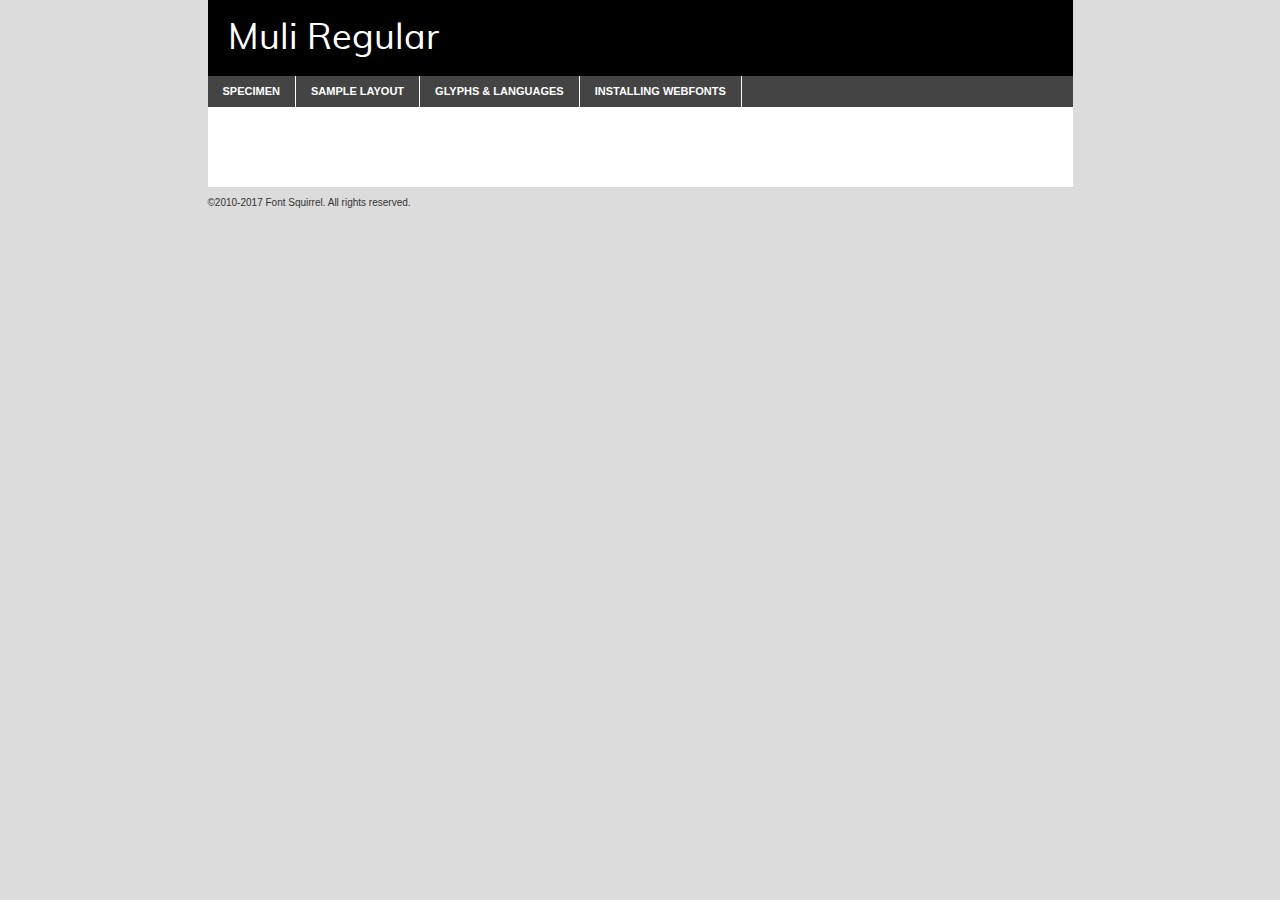
<file: pm-proj009/Fonts/muli-regular-demo.html>
<!DOCTYPE html PUBLIC "-//W3C//DTD XHTML 1.0 Transitional//EN"
	"http://www.w3.org/TR/xhtml1/DTD/xhtml1-transitional.dtd">

<html xmlns="http://www.w3.org/1999/xhtml" xml:lang="en" lang="en">
<head>
	<meta http-equiv="Content-Type" content="text/html; charset=utf-8" />
	<script src="http://ajax.googleapis.com/ajax/libs/jquery/1.7.2/jquery.min.js" type="text/javascript" charset="utf-8"></script>
	<script type="text/javascript">
	(function($){$.fn.easyTabs=function(option){var param=jQuery.extend({fadeSpeed:"fast",defaultContent:1,activeClass:'active'},option);$(this).each(function(){var thisId="#"+this.id;if(param.defaultContent==''){param.defaultContent=1;}
	if(typeof param.defaultContent=="number")
	{var defaultTab=$(thisId+" .tabs li:eq("+(param.defaultContent-1)+") a").attr('href').substr(1);}else{var defaultTab=param.defaultContent;}
	$(thisId+" .tabs li a").each(function(){var tabToHide=$(this).attr('href').substr(1);$("#"+tabToHide).addClass('easytabs-tab-content');});hideAll();changeContent(defaultTab);function hideAll(){$(thisId+" .easytabs-tab-content").hide();}
	function changeContent(tabId){hideAll();$(thisId+" .tabs li").removeClass(param.activeClass);$(thisId+" .tabs li a[href=#"+tabId+"]").closest('li').addClass(param.activeClass);if(param.fadeSpeed!="none")
	{$(thisId+" #"+tabId).fadeIn(param.fadeSpeed);}else{$(thisId+" #"+tabId).show();}}
	$(thisId+" .tabs li").click(function(){var tabId=$(this).find('a').attr('href').substr(1);changeContent(tabId);return false;});});}})(jQuery);
	</script>
	<link rel="stylesheet" href="specimen_files/specimen_stylesheet.css" type="text/css" charset="utf-8" />
	<link rel="stylesheet" href="stylesheet.css" type="text/css" charset="utf-8" />

	<style type="text/css">
					body{
				font-family: 'muliregular';
							}
		</style>

	<title>Muli Regular Specimen</title>
	
	
	<script type="text/javascript" charset="utf-8">
		$(document).ready(function() {
			$('#container').easyTabs({defaultContent:1});
		});
	</script>
</head>

<body>
<div id="container">
	<div id="header">
		Muli Regular	</div>
	<ul class="tabs">
		<li><a href="#specimen">Specimen</a></li>
		<li><a href="#layout">Sample Layout</a></li>
				<li><a href="#glyphs">Glyphs &amp; Languages</a></li>
		<li><a href="#installing">Installing Webfonts</a></li>
		
	</ul>
	
	<div id="main_content">

		
			<div id="specimen">
		
				<div class="section">
					<div class="grid12 firstcol">
						<div class="huge">AaBb</div>
					</div>
				</div>
		
				<div class="section">
					<div class="glyph_range">A&#x200B;B&#x200b;C&#x200b;D&#x200b;E&#x200b;F&#x200b;G&#x200b;H&#x200b;I&#x200b;J&#x200b;K&#x200b;L&#x200b;M&#x200b;N&#x200b;O&#x200b;P&#x200b;Q&#x200b;R&#x200b;S&#x200b;T&#x200b;U&#x200b;V&#x200b;W&#x200b;X&#x200b;Y&#x200b;Z&#x200b;a&#x200b;b&#x200b;c&#x200b;d&#x200b;e&#x200b;f&#x200b;g&#x200b;h&#x200b;i&#x200b;j&#x200b;k&#x200b;l&#x200b;m&#x200b;n&#x200b;o&#x200b;p&#x200b;q&#x200b;r&#x200b;s&#x200b;t&#x200b;u&#x200b;v&#x200b;w&#x200b;x&#x200b;y&#x200b;z&#x200b;1&#x200b;2&#x200b;3&#x200b;4&#x200b;5&#x200b;6&#x200b;7&#x200b;8&#x200b;9&#x200b;0&#x200b;&amp;&#x200b;.&#x200b;,&#x200b;?&#x200b;!&#x200b;&#64;&#x200b;(&#x200b;)&#x200b;#&#x200b;$&#x200b;%&#x200b;*&#x200b;+&#x200b;-&#x200b;=&#x200b;:&#x200b;;</div>
				</div>
				<div class="section">
					<div class="grid12 firstcol">
						<table class="sample_table">
							<tr><td>10</td><td class="size10">abcdefghijklmnopqrstuvwxyzABCDEFGHIJKLMNOPQRSTUVWXYZ0123456789abcdefghijklmnopqrstuvwxyzABCDEFGHIJKLMNOPQRSTUVWXYZ0123456789abcdefghijklmnopqrstuvwxyzABCDEFGHIJKLMNOPQRSTUVWXYZ</td></tr>
							<tr><td>11</td><td class="size11">abcdefghijklmnopqrstuvwxyzABCDEFGHIJKLMNOPQRSTUVWXYZ0123456789abcdefghijklmnopqrstuvwxyzABCDEFGHIJKLMNOPQRSTUVWXYZ0123456789abcdefghijklmnopqrstuvwxyzABCDEFGHIJKLMNOPQRSTUVWXYZ</td></tr>
							<tr><td>12</td><td class="size12">abcdefghijklmnopqrstuvwxyzABCDEFGHIJKLMNOPQRSTUVWXYZ0123456789abcdefghijklmnopqrstuvwxyzABCDEFGHIJKLMNOPQRSTUVWXYZ0123456789abcdefghijklmnopqrstuvwxyzABCDEFGHIJKLMNOPQRSTUVWXYZ</td></tr>
							<tr><td>13</td><td class="size13">abcdefghijklmnopqrstuvwxyzABCDEFGHIJKLMNOPQRSTUVWXYZ0123456789abcdefghijklmnopqrstuvwxyzABCDEFGHIJKLMNOPQRSTUVWXYZ0123456789abcdefghijklmnopqrstuvwxyzABCDEFGHIJKLMNOPQRSTUVWXYZ</td></tr>
							<tr><td>14</td><td class="size14">abcdefghijklmnopqrstuvwxyzABCDEFGHIJKLMNOPQRSTUVWXYZ0123456789abcdefghijklmnopqrstuvwxyzABCDEFGHIJKLMNOPQRSTUVWXYZ0123456789abcdefghijklmnopqrstuvwxyzABCDEFGHIJKLMNOPQRSTUVWXYZ</td></tr>
							<tr><td>16</td><td class="size16">abcdefghijklmnopqrstuvwxyzABCDEFGHIJKLMNOPQRSTUVWXYZ0123456789abcdefghijklmnopqrstuvwxyzABCDEFGHIJKLMNOPQRSTUVWXYZ</td></tr>
							<tr><td>18</td><td class="size18">abcdefghijklmnopqrstuvwxyzABCDEFGHIJKLMNOPQRSTUVWXYZ0123456789abcdefghijklmnopqrstuvwxyzABCDEFGHIJKLMNOPQRSTUVWXYZ</td></tr>
							<tr><td>20</td><td class="size20">abcdefghijklmnopqrstuvwxyzABCDEFGHIJKLMNOPQRSTUVWXYZ0123456789abcdefghijklmnopqrstuvwxyzABCDEFGHIJKLMNOPQRSTUVWXYZ</td></tr>
							<tr><td>24</td><td class="size24">abcdefghijklmnopqrstuvwxyzABCDEFGHIJKLMNOPQRSTUVWXYZ0123456789abcdefghijklmnopqrstuvwxyzABCDEFGHIJKLMNOPQRSTUVWXYZ</td></tr>
							<tr><td>30</td><td class="size30">abcdefghijklmnopqrstuvwxyzABCDEFGHIJKLMNOPQRSTUVWXYZ0123456789abcdefghijklmnopqrstuvwxyzABCDEFGHIJKLMNOPQRSTUVWXYZ</td></tr>
							<tr><td>36</td><td class="size36">abcdefghijklmnopqrstuvwxyzABCDEFGHIJKLMNOPQRSTUVWXYZ0123456789abcdefghijklmnopqrstuvwxyzABCDEFGHIJKLMNOPQRSTUVWXYZ</td></tr>
							<tr><td>48</td><td class="size48">abcdefghijklmnopqrstuvwxyzABCDEFGHIJKLMNOPQRSTUVWXYZ0123456789abcdefghijklmnopqrstuvwxyzABCDEFGHIJKLMNOPQRSTUVWXYZ</td></tr>
							<tr><td>60</td><td class="size60">abcdefghijklmnopqrstuvwxyzABCDEFGHIJKLMNOPQRSTUVWXYZ0123456789abcdefghijklmnopqrstuvwxyzABCDEFGHIJKLMNOPQRSTUVWXYZ</td></tr>
							<tr><td>72</td><td class="size72">abcdefghijklmnopqrstuvwxyzABCDEFGHIJKLMNOPQRSTUVWXYZ0123456789abcdefghijklmnopqrstuvwxyzABCDEFGHIJKLMNOPQRSTUVWXYZ</td></tr>
							<tr><td>90</td><td class="size90">abcdefghijklmnopqrstuvwxyzABCDEFGHIJKLMNOPQRSTUVWXYZ0123456789abcdefghijklmnopqrstuvwxyzABCDEFGHIJKLMNOPQRSTUVWXYZ</td></tr>
						</table>
				
					</div>
			
				</div>
		
		
		
								<div class="section" id="bodycomparison">


										<div id="xheight">
				<div class="fontbody">&#x25FC;&#x25FC;&#x25FC;&#x25FC;&#x25FC;&#x25FC;&#x25FC;&#x25FC;&#x25FC;&#x25FC;&#x25FC;&#x25FC;&#x25FC;&#x25FC;&#x25FC;&#x25FC;&#x25FC;&#x25FC;&#x25FC;&#x25FC;&#x25FC;&#x25FC;&#x25FC;&#x25FC;&#x25FC;&#x25FC;&#x25FC;&#x25FC;&#x25FC;&#x25FC;&#x25FC;&#x25FC;&#x25FC;&#x25FC;&#x25FC;&#x25FC;&#x25FC;&#x25FC;&#x25FC;&#x25FC;&#x25FC;&#x25FC;&#x25FC;&#x25FC;&#x25FC;&#x25FC;&#x25FC;&#x25FC;&#x25FC;&#x25FC;&#x25FC;&#x25FC;&#x25FC;&#x25FC;&#x25FC;&#x25FC;&#x25FC;&#x25FC;&#x25FC;&#x25FC;&#x25FC;&#x25FC;&#x25FC;&#x25FC;&#x25FC;&#x25FC;&#x25FC;&#x25FC;&#x25FC;&#x25FC;&#x25FC;&#x25FC;&#x25FC;&#x25FC;&#x25FC;&#x25FC;&#x25FC;&#x25FC;&#x25FC;&#x25FC;&#x25FC;&#x25FC;&#x25FC;&#x25FC;&#x25FC;&#x25FC;&#x25FC;&#x25FC;&#x25FC;&#x25FC;&#x25FC;&#x25FC;&#x25FC;&#x25FC;&#x25FC;&#x25FC;&#x25FC;&#x25FC;&#x25FC;body</div><div class="arialbody">body</div><div class="verdanabody">body</div><div class="georgiabody">body</div></div>
										<div class="fontbody" style="z-index:1">
											body<span>Muli Regular</span>
										</div>
										<div class="arialbody" style="z-index:1">
											body<span>Arial</span>
										</div>
										<div class="verdanabody" style="z-index:1">
											body<span>Verdana</span>
										</div>
										<div class="georgiabody" style="z-index:1">
											body<span>Georgia</span>
										</div>



								</div>
		
		
				<div class="section psample psample_row1" id="">
					
					<div class="grid2 firstcol">
						<p class="size10"><span>10.</span>Aenean lacinia bibendum nulla sed consectetur. Fusce dapibus, tellus ac cursus commodo, tortor mauris condimentum nibh, ut fermentum massa justo sit amet risus. Nullam id dolor id nibh ultricies vehicula ut id elit. Cum sociis natoque penatibus et magnis dis parturient montes, nascetur ridiculus mus. Nulla vitae elit libero, a pharetra augue.</p>
			
					</div>
					<div class="grid3">
						<p class="size11"><span>11.</span>Aenean lacinia bibendum nulla sed consectetur. Fusce dapibus, tellus ac cursus commodo, tortor mauris condimentum nibh, ut fermentum massa justo sit amet risus. Nullam id dolor id nibh ultricies vehicula ut id elit. Cum sociis natoque penatibus et magnis dis parturient montes, nascetur ridiculus mus. Nulla vitae elit libero, a pharetra augue.</p>
			
					</div>
					<div class="grid3">
						<p class="size12"><span>12.</span>Aenean lacinia bibendum nulla sed consectetur. Fusce dapibus, tellus ac cursus commodo, tortor mauris condimentum nibh, ut fermentum massa justo sit amet risus. Nullam id dolor id nibh ultricies vehicula ut id elit. Cum sociis natoque penatibus et magnis dis parturient montes, nascetur ridiculus mus. Nulla vitae elit libero, a pharetra augue.</p>
			
					</div>
					<div class="grid4">
						<p class="size13"><span>13.</span>Aenean lacinia bibendum nulla sed consectetur. Fusce dapibus, tellus ac cursus commodo, tortor mauris condimentum nibh, ut fermentum massa justo sit amet risus. Nullam id dolor id nibh ultricies vehicula ut id elit. Cum sociis natoque penatibus et magnis dis parturient montes, nascetur ridiculus mus. Nulla vitae elit libero, a pharetra augue.</p>
			
					</div>
					<div class="white_blend"></div>
					
				</div>
				<div class="section psample psample_row2" id="">
					<div class="grid3 firstcol">
						<p class="size14"><span>14.</span>Aenean lacinia bibendum nulla sed consectetur. Fusce dapibus, tellus ac cursus commodo, tortor mauris condimentum nibh, ut fermentum massa justo sit amet risus. Nullam id dolor id nibh ultricies vehicula ut id elit. Cum sociis natoque penatibus et magnis dis parturient montes, nascetur ridiculus mus. Nulla vitae elit libero, a pharetra augue.</p>
			
					</div>
					<div class="grid4">
						<p class="size16"><span>16.</span>Aenean lacinia bibendum nulla sed consectetur. Fusce dapibus, tellus ac cursus commodo, tortor mauris condimentum nibh, ut fermentum massa justo sit amet risus. Nullam id dolor id nibh ultricies vehicula ut id elit. Cum sociis natoque penatibus et magnis dis parturient montes, nascetur ridiculus mus. Nulla vitae elit libero, a pharetra augue.</p>
			
					</div>
					<div class="grid5">
						<p class="size18"><span>18.</span>Aenean lacinia bibendum nulla sed consectetur. Fusce dapibus, tellus ac cursus commodo, tortor mauris condimentum nibh, ut fermentum massa justo sit amet risus. Nullam id dolor id nibh ultricies vehicula ut id elit. Cum sociis natoque penatibus et magnis dis parturient montes, nascetur ridiculus mus. Nulla vitae elit libero, a pharetra augue.</p>
			
					</div>

					<div class="white_blend"></div>

				</div>
				
				<div class="section psample psample_row3" id="">
					<div class="grid5 firstcol">
						<p class="size20"><span>20.</span>Aenean lacinia bibendum nulla sed consectetur. Fusce dapibus, tellus ac cursus commodo, tortor mauris condimentum nibh, ut fermentum massa justo sit amet risus. Nullam id dolor id nibh ultricies vehicula ut id elit. Cum sociis natoque penatibus et magnis dis parturient montes, nascetur ridiculus mus. Nulla vitae elit libero, a pharetra augue.</p>
					</div>
					<div class="grid7">
						<p class="size24"><span>24.</span>Aenean lacinia bibendum nulla sed consectetur. Fusce dapibus, tellus ac cursus commodo, tortor mauris condimentum nibh, ut fermentum massa justo sit amet risus. Nullam id dolor id nibh ultricies vehicula ut id elit. Cum sociis natoque penatibus et magnis dis parturient montes, nascetur ridiculus mus. Nulla vitae elit libero, a pharetra augue.</p>
					</div>
					
					<div class="white_blend"></div>
					
				</div>
				
				<div class="section psample psample_row4" id="">
					<div class="grid12 firstcol">
						<p class="size30"><span>30.</span>Aenean lacinia bibendum nulla sed consectetur. Fusce dapibus, tellus ac cursus commodo, tortor mauris condimentum nibh, ut fermentum massa justo sit amet risus. Nullam id dolor id nibh ultricies vehicula ut id elit. Cum sociis natoque penatibus et magnis dis parturient montes, nascetur ridiculus mus. Nulla vitae elit libero, a pharetra augue.</p>
					</div>
					<div class="white_blend"></div>
					
				</div>
				
				
				
				<div class="section psample psample_row1 fullreverse">
					<div class="grid2 firstcol">
						<p class="size10"><span>10.</span>Aenean lacinia bibendum nulla sed consectetur. Fusce dapibus, tellus ac cursus commodo, tortor mauris condimentum nibh, ut fermentum massa justo sit amet risus. Nullam id dolor id nibh ultricies vehicula ut id elit. Cum sociis natoque penatibus et magnis dis parturient montes, nascetur ridiculus mus. Nulla vitae elit libero, a pharetra augue.</p>
			
					</div>
					<div class="grid3">
						<p class="size11"><span>11.</span>Aenean lacinia bibendum nulla sed consectetur. Fusce dapibus, tellus ac cursus commodo, tortor mauris condimentum nibh, ut fermentum massa justo sit amet risus. Nullam id dolor id nibh ultricies vehicula ut id elit. Cum sociis natoque penatibus et magnis dis parturient montes, nascetur ridiculus mus. Nulla vitae elit libero, a pharetra augue.</p>
			
					</div>
					<div class="grid3">
						<p class="size12"><span>12.</span>Aenean lacinia bibendum nulla sed consectetur. Fusce dapibus, tellus ac cursus commodo, tortor mauris condimentum nibh, ut fermentum massa justo sit amet risus. Nullam id dolor id nibh ultricies vehicula ut id elit. Cum sociis natoque penatibus et magnis dis parturient montes, nascetur ridiculus mus. Nulla vitae elit libero, a pharetra augue.</p>
			
					</div>
					<div class="grid4">
						<p class="size13"><span>13.</span>Aenean lacinia bibendum nulla sed consectetur. Fusce dapibus, tellus ac cursus commodo, tortor mauris condimentum nibh, ut fermentum massa justo sit amet risus. Nullam id dolor id nibh ultricies vehicula ut id elit. Cum sociis natoque penatibus et magnis dis parturient montes, nascetur ridiculus mus. Nulla vitae elit libero, a pharetra augue.</p>
			
					</div>
					<div class="black_blend"></div>
					
				</div>
				
				<div class="section psample psample_row2 fullreverse">
					<div class="grid3 firstcol">
						<p class="size14"><span>14.</span>Aenean lacinia bibendum nulla sed consectetur. Fusce dapibus, tellus ac cursus commodo, tortor mauris condimentum nibh, ut fermentum massa justo sit amet risus. Nullam id dolor id nibh ultricies vehicula ut id elit. Cum sociis natoque penatibus et magnis dis parturient montes, nascetur ridiculus mus. Nulla vitae elit libero, a pharetra augue.</p>
			
					</div>
					<div class="grid4">
						<p class="size16"><span>16.</span>Aenean lacinia bibendum nulla sed consectetur. Fusce dapibus, tellus ac cursus commodo, tortor mauris condimentum nibh, ut fermentum massa justo sit amet risus. Nullam id dolor id nibh ultricies vehicula ut id elit. Cum sociis natoque penatibus et magnis dis parturient montes, nascetur ridiculus mus. Nulla vitae elit libero, a pharetra augue.</p>
			
					</div>
					<div class="grid5">
						<p class="size18"><span>18.</span>Aenean lacinia bibendum nulla sed consectetur. Fusce dapibus, tellus ac cursus commodo, tortor mauris condimentum nibh, ut fermentum massa justo sit amet risus. Nullam id dolor id nibh ultricies vehicula ut id elit. Cum sociis natoque penatibus et magnis dis parturient montes, nascetur ridiculus mus. Nulla vitae elit libero, a pharetra augue.</p>
			
					</div>
					<div class="black_blend"></div>

				</div>
				
				<div class="section psample fullreverse psample_row3" id="">
					<div class="grid5 firstcol">
						<p class="size20"><span>20.</span>Aenean lacinia bibendum nulla sed consectetur. Fusce dapibus, tellus ac cursus commodo, tortor mauris condimentum nibh, ut fermentum massa justo sit amet risus. Nullam id dolor id nibh ultricies vehicula ut id elit. Cum sociis natoque penatibus et magnis dis parturient montes, nascetur ridiculus mus. Nulla vitae elit libero, a pharetra augue.</p>
					</div>
					<div class="grid7">
						<p class="size24"><span>24.</span>Aenean lacinia bibendum nulla sed consectetur. Fusce dapibus, tellus ac cursus commodo, tortor mauris condimentum nibh, ut fermentum massa justo sit amet risus. Nullam id dolor id nibh ultricies vehicula ut id elit. Cum sociis natoque penatibus et magnis dis parturient montes, nascetur ridiculus mus. Nulla vitae elit libero, a pharetra augue.</p>
					</div>
					
					<div class="black_blend"></div>
					
				</div>
				
				<div class="section psample fullreverse psample_row4" id="" style="border-bottom: 20px #000 solid;">
					<div class="grid12 firstcol">
						<p class="size30"><span>30.</span>Aenean lacinia bibendum nulla sed consectetur. Fusce dapibus, tellus ac cursus commodo, tortor mauris condimentum nibh, ut fermentum massa justo sit amet risus. Nullam id dolor id nibh ultricies vehicula ut id elit. Cum sociis natoque penatibus et magnis dis parturient montes, nascetur ridiculus mus. Nulla vitae elit libero, a pharetra augue.</p>
					</div>
					<div class="black_blend"></div>
					
				</div>
				
				
				
				
			</div>
			
			<div id="layout">
				
				<div class="section">
					
					<div class="grid12 firstcol">
						<h1>Lorem Ipsum Dolor</h1>
						<h2>Etiam porta sem malesuada magna mollis euismod</h2>
						
						<p class="byline">By <a href="#link">Aenean Lacinia</a></p>
					</div>
				</div>
				<div class="section">
					<div class="grid8 firstcol">
						<p class="large">Donec sed odio dui. Morbi leo risus, porta ac consectetur ac, vestibulum at eros. Fusce dapibus, tellus ac cursus commodo, tortor mauris condimentum nibh, ut fermentum massa justo sit amet risus. </p>

						
						<h3>Pellentesque ornare sem</h3>

						<p>Maecenas sed diam eget risus varius blandit sit amet non magna. Maecenas faucibus mollis interdum. Donec ullamcorper nulla non metus auctor fringilla. Nullam id dolor id nibh ultricies vehicula ut id elit. Nullam id dolor id nibh ultricies vehicula ut id elit. </p>

						<p>Aenean eu leo quam. Pellentesque ornare sem lacinia quam venenatis vestibulum. Lorem ipsum dolor sit amet, consectetur adipiscing elit. Cum sociis natoque penatibus et magnis dis parturient montes, nascetur ridiculus mus. </p>

						<p>Nulla vitae elit libero, a pharetra augue. Praesent commodo cursus magna, vel scelerisque nisl consectetur et. Aenean lacinia bibendum nulla sed consectetur. </p>

						<p>Nullam quis risus eget urna mollis ornare vel eu leo. Nullam quis risus eget urna mollis ornare vel eu leo. Maecenas sed diam eget risus varius blandit sit amet non magna. Donec ullamcorper nulla non metus auctor fringilla. </p>

						<h3>Cras mattis consectetur</h3>

						<p>Aenean eu leo quam. Pellentesque ornare sem lacinia quam venenatis vestibulum. Aenean lacinia bibendum nulla sed consectetur. Integer posuere erat a ante venenatis dapibus posuere velit aliquet. Cras mattis consectetur purus sit amet fermentum. </p>

						<p>Nullam id dolor id nibh ultricies vehicula ut id elit. Nullam quis risus eget urna mollis ornare vel eu leo. Cras mattis consectetur purus sit amet fermentum.</p>
					</div>
					
					<div class="grid4 sidebar">
						
						<div class="box reverse">
							<p class="last">Nullam quis risus eget urna mollis ornare vel eu leo. Donec ullamcorper nulla non metus auctor fringilla. Cras mattis consectetur purus sit amet fermentum. Sed posuere consectetur est at lobortis. Lorem ipsum dolor sit amet, consectetur adipiscing elit. </p>
						</div>
						
						<p class="caption">Maecenas sed diam eget risus varius.</p>

						<p>Vestibulum id ligula porta felis euismod semper. Integer posuere erat a ante venenatis dapibus posuere velit aliquet. Vestibulum id ligula porta felis euismod semper. Sed posuere consectetur est at lobortis. Maecenas sed diam eget risus varius blandit sit amet non magna. Fusce dapibus, tellus ac cursus commodo, tortor mauris condimentum nibh, ut fermentum massa justo sit amet risus. </p>

					

						<p>Duis mollis, est non commodo luctus, nisi erat porttitor ligula, eget lacinia odio sem nec elit. Aenean lacinia bibendum nulla sed consectetur. Vivamus sagittis lacus vel augue laoreet rutrum faucibus dolor auctor. Aenean lacinia bibendum nulla sed consectetur. Nullam quis risus eget urna mollis ornare vel eu leo. </p>

						<p>Praesent commodo cursus magna, vel scelerisque nisl consectetur et. Donec ullamcorper nulla non metus auctor fringilla. Maecenas faucibus mollis interdum. Fusce dapibus, tellus ac cursus commodo, tortor mauris condimentum nibh, ut fermentum massa justo sit amet risus. </p>

					</div>
				</div>
				
			</div>


			



		<div id="glyphs">
			<div class="section">
				<div class="grid12 firstcol">
			
				<h1>Language Support</h1>
				<p>The subset of Muli Regular in this kit supports the following languages:<br />
			
					Albanian, Basque, Breton, Chamorro, Danish, Dutch, English, Faroese, Finnish, French, Frisian, Galician, German, Icelandic, Italian, Malagasy, Norwegian, Portuguese, Spanish, Alsatian, Aragonese, Arapaho, Arrernte, Asturian, Aymara, Bislama, Cebuano, Corsican, Fijian, French_creole, Genoese, Gilbertese, Greenlandic, Haitian_creole, Hiligaynon, Hmong, Hopi, Ibanag, Iloko_ilokano, Indonesian, Interglossa_glosa, Interlingua, Irish_gaelic, Jerriais, Lojban, Lombard, Luxembourgeois, Manx, Mohawk, Norfolk_pitcairnese, Occitan, Oromo, Pangasinan, Papiamento, Piedmontese, Potawatomi, Rhaeto-romance, Romansh, Rotokas, Sami_lule, Samoan, Sardinian, Scots_gaelic, Seychelles_creole, Shona, Sicilian, Somali, Southern_ndebele, Swahili, Swati_swazi, Tagalog_filipino_pilipino, Tetum, Tok_pisin, Uyghur_latinized, Volapuk, Walloon, Warlpiri, Xhosa, Yapese, Zulu, Latinbasic, Ubasic, Demo				</p>
				<h1>Glyph Chart</h1>
				<p>The subset of Muli Regular in this kit includes all the glyphs listed below. Unicode entities are included above each glyph to help you insert individual characters into your layout.</p>
				<div id="glyph_chart">
			
																														 <div><p>&amp;#13;</p>&#13;</div>
																				 <div><p>&amp;#32;</p>&#32;</div>
																				 <div><p>&amp;#33;</p>&#33;</div>
																				 <div><p>&amp;#34;</p>&#34;</div>
																				 <div><p>&amp;#35;</p>&#35;</div>
																				 <div><p>&amp;#36;</p>&#36;</div>
																				 <div><p>&amp;#37;</p>&#37;</div>
																				 <div><p>&amp;#38;</p>&#38;</div>
																				 <div><p>&amp;#39;</p>&#39;</div>
																				 <div><p>&amp;#40;</p>&#40;</div>
																				 <div><p>&amp;#41;</p>&#41;</div>
																				 <div><p>&amp;#42;</p>&#42;</div>
																				 <div><p>&amp;#43;</p>&#43;</div>
																				 <div><p>&amp;#44;</p>&#44;</div>
																				 <div><p>&amp;#45;</p>&#45;</div>
																				 <div><p>&amp;#46;</p>&#46;</div>
																				 <div><p>&amp;#47;</p>&#47;</div>
																				 <div><p>&amp;#48;</p>&#48;</div>
																				 <div><p>&amp;#49;</p>&#49;</div>
																				 <div><p>&amp;#50;</p>&#50;</div>
																				 <div><p>&amp;#51;</p>&#51;</div>
																				 <div><p>&amp;#52;</p>&#52;</div>
																				 <div><p>&amp;#53;</p>&#53;</div>
																				 <div><p>&amp;#54;</p>&#54;</div>
																				 <div><p>&amp;#55;</p>&#55;</div>
																				 <div><p>&amp;#56;</p>&#56;</div>
																				 <div><p>&amp;#57;</p>&#57;</div>
																				 <div><p>&amp;#58;</p>&#58;</div>
																				 <div><p>&amp;#59;</p>&#59;</div>
																				 <div><p>&amp;#60;</p>&#60;</div>
																				 <div><p>&amp;#61;</p>&#61;</div>
																				 <div><p>&amp;#62;</p>&#62;</div>
																				 <div><p>&amp;#63;</p>&#63;</div>
																				 <div><p>&amp;#64;</p>&#64;</div>
																				 <div><p>&amp;#65;</p>&#65;</div>
																				 <div><p>&amp;#66;</p>&#66;</div>
																				 <div><p>&amp;#67;</p>&#67;</div>
																				 <div><p>&amp;#68;</p>&#68;</div>
																				 <div><p>&amp;#69;</p>&#69;</div>
																				 <div><p>&amp;#70;</p>&#70;</div>
																				 <div><p>&amp;#71;</p>&#71;</div>
																				 <div><p>&amp;#72;</p>&#72;</div>
																				 <div><p>&amp;#73;</p>&#73;</div>
																				 <div><p>&amp;#74;</p>&#74;</div>
																				 <div><p>&amp;#75;</p>&#75;</div>
																				 <div><p>&amp;#76;</p>&#76;</div>
																				 <div><p>&amp;#77;</p>&#77;</div>
																				 <div><p>&amp;#78;</p>&#78;</div>
																				 <div><p>&amp;#79;</p>&#79;</div>
																				 <div><p>&amp;#80;</p>&#80;</div>
																				 <div><p>&amp;#81;</p>&#81;</div>
																				 <div><p>&amp;#82;</p>&#82;</div>
																				 <div><p>&amp;#83;</p>&#83;</div>
																				 <div><p>&amp;#84;</p>&#84;</div>
																				 <div><p>&amp;#85;</p>&#85;</div>
																				 <div><p>&amp;#86;</p>&#86;</div>
																				 <div><p>&amp;#87;</p>&#87;</div>
																				 <div><p>&amp;#88;</p>&#88;</div>
																				 <div><p>&amp;#89;</p>&#89;</div>
																				 <div><p>&amp;#90;</p>&#90;</div>
																				 <div><p>&amp;#91;</p>&#91;</div>
																				 <div><p>&amp;#92;</p>&#92;</div>
																				 <div><p>&amp;#93;</p>&#93;</div>
																				 <div><p>&amp;#94;</p>&#94;</div>
																				 <div><p>&amp;#95;</p>&#95;</div>
																				 <div><p>&amp;#96;</p>&#96;</div>
																				 <div><p>&amp;#97;</p>&#97;</div>
																				 <div><p>&amp;#98;</p>&#98;</div>
																				 <div><p>&amp;#99;</p>&#99;</div>
																				 <div><p>&amp;#100;</p>&#100;</div>
																				 <div><p>&amp;#101;</p>&#101;</div>
																				 <div><p>&amp;#102;</p>&#102;</div>
																				 <div><p>&amp;#103;</p>&#103;</div>
																				 <div><p>&amp;#104;</p>&#104;</div>
																				 <div><p>&amp;#105;</p>&#105;</div>
																				 <div><p>&amp;#106;</p>&#106;</div>
																				 <div><p>&amp;#107;</p>&#107;</div>
																				 <div><p>&amp;#108;</p>&#108;</div>
																				 <div><p>&amp;#109;</p>&#109;</div>
																				 <div><p>&amp;#110;</p>&#110;</div>
																				 <div><p>&amp;#111;</p>&#111;</div>
																				 <div><p>&amp;#112;</p>&#112;</div>
																				 <div><p>&amp;#113;</p>&#113;</div>
																				 <div><p>&amp;#114;</p>&#114;</div>
																				 <div><p>&amp;#115;</p>&#115;</div>
																				 <div><p>&amp;#116;</p>&#116;</div>
																				 <div><p>&amp;#117;</p>&#117;</div>
																				 <div><p>&amp;#118;</p>&#118;</div>
																				 <div><p>&amp;#119;</p>&#119;</div>
																				 <div><p>&amp;#120;</p>&#120;</div>
																				 <div><p>&amp;#121;</p>&#121;</div>
																				 <div><p>&amp;#122;</p>&#122;</div>
																				 <div><p>&amp;#123;</p>&#123;</div>
																				 <div><p>&amp;#124;</p>&#124;</div>
																				 <div><p>&amp;#125;</p>&#125;</div>
																				 <div><p>&amp;#126;</p>&#126;</div>
																				 <div><p>&amp;#160;</p>&#160;</div>
																				 <div><p>&amp;#161;</p>&#161;</div>
																				 <div><p>&amp;#162;</p>&#162;</div>
																				 <div><p>&amp;#163;</p>&#163;</div>
																				 <div><p>&amp;#164;</p>&#164;</div>
																				 <div><p>&amp;#165;</p>&#165;</div>
																				 <div><p>&amp;#166;</p>&#166;</div>
																				 <div><p>&amp;#167;</p>&#167;</div>
																				 <div><p>&amp;#168;</p>&#168;</div>
																				 <div><p>&amp;#169;</p>&#169;</div>
																				 <div><p>&amp;#170;</p>&#170;</div>
																				 <div><p>&amp;#171;</p>&#171;</div>
																				 <div><p>&amp;#172;</p>&#172;</div>
																				 <div><p>&amp;#173;</p>&#173;</div>
																				 <div><p>&amp;#174;</p>&#174;</div>
																				 <div><p>&amp;#175;</p>&#175;</div>
																				 <div><p>&amp;#176;</p>&#176;</div>
																				 <div><p>&amp;#177;</p>&#177;</div>
																				 <div><p>&amp;#178;</p>&#178;</div>
																				 <div><p>&amp;#179;</p>&#179;</div>
																				 <div><p>&amp;#180;</p>&#180;</div>
																				 <div><p>&amp;#181;</p>&#181;</div>
																				 <div><p>&amp;#182;</p>&#182;</div>
																				 <div><p>&amp;#183;</p>&#183;</div>
																				 <div><p>&amp;#184;</p>&#184;</div>
																				 <div><p>&amp;#185;</p>&#185;</div>
																				 <div><p>&amp;#186;</p>&#186;</div>
																				 <div><p>&amp;#187;</p>&#187;</div>
																				 <div><p>&amp;#188;</p>&#188;</div>
																				 <div><p>&amp;#189;</p>&#189;</div>
																				 <div><p>&amp;#190;</p>&#190;</div>
																				 <div><p>&amp;#191;</p>&#191;</div>
																				 <div><p>&amp;#192;</p>&#192;</div>
																				 <div><p>&amp;#193;</p>&#193;</div>
																				 <div><p>&amp;#194;</p>&#194;</div>
																				 <div><p>&amp;#195;</p>&#195;</div>
																				 <div><p>&amp;#196;</p>&#196;</div>
																				 <div><p>&amp;#197;</p>&#197;</div>
																				 <div><p>&amp;#198;</p>&#198;</div>
																				 <div><p>&amp;#199;</p>&#199;</div>
																				 <div><p>&amp;#200;</p>&#200;</div>
																				 <div><p>&amp;#201;</p>&#201;</div>
																				 <div><p>&amp;#202;</p>&#202;</div>
																				 <div><p>&amp;#203;</p>&#203;</div>
																				 <div><p>&amp;#204;</p>&#204;</div>
																				 <div><p>&amp;#205;</p>&#205;</div>
																				 <div><p>&amp;#206;</p>&#206;</div>
																				 <div><p>&amp;#207;</p>&#207;</div>
																				 <div><p>&amp;#208;</p>&#208;</div>
																				 <div><p>&amp;#209;</p>&#209;</div>
																				 <div><p>&amp;#210;</p>&#210;</div>
																				 <div><p>&amp;#211;</p>&#211;</div>
																				 <div><p>&amp;#212;</p>&#212;</div>
																				 <div><p>&amp;#213;</p>&#213;</div>
																				 <div><p>&amp;#214;</p>&#214;</div>
																				 <div><p>&amp;#215;</p>&#215;</div>
																				 <div><p>&amp;#216;</p>&#216;</div>
																				 <div><p>&amp;#217;</p>&#217;</div>
																				 <div><p>&amp;#218;</p>&#218;</div>
																				 <div><p>&amp;#219;</p>&#219;</div>
																				 <div><p>&amp;#220;</p>&#220;</div>
																				 <div><p>&amp;#221;</p>&#221;</div>
																				 <div><p>&amp;#222;</p>&#222;</div>
																				 <div><p>&amp;#223;</p>&#223;</div>
																				 <div><p>&amp;#224;</p>&#224;</div>
																				 <div><p>&amp;#225;</p>&#225;</div>
																				 <div><p>&amp;#226;</p>&#226;</div>
																				 <div><p>&amp;#227;</p>&#227;</div>
																				 <div><p>&amp;#228;</p>&#228;</div>
																				 <div><p>&amp;#229;</p>&#229;</div>
																				 <div><p>&amp;#230;</p>&#230;</div>
																				 <div><p>&amp;#231;</p>&#231;</div>
																				 <div><p>&amp;#232;</p>&#232;</div>
																				 <div><p>&amp;#233;</p>&#233;</div>
																				 <div><p>&amp;#234;</p>&#234;</div>
																				 <div><p>&amp;#235;</p>&#235;</div>
																				 <div><p>&amp;#236;</p>&#236;</div>
																				 <div><p>&amp;#237;</p>&#237;</div>
																				 <div><p>&amp;#238;</p>&#238;</div>
																				 <div><p>&amp;#239;</p>&#239;</div>
																				 <div><p>&amp;#240;</p>&#240;</div>
																				 <div><p>&amp;#241;</p>&#241;</div>
																				 <div><p>&amp;#242;</p>&#242;</div>
																				 <div><p>&amp;#243;</p>&#243;</div>
																				 <div><p>&amp;#244;</p>&#244;</div>
																				 <div><p>&amp;#245;</p>&#245;</div>
																				 <div><p>&amp;#246;</p>&#246;</div>
																				 <div><p>&amp;#247;</p>&#247;</div>
																				 <div><p>&amp;#248;</p>&#248;</div>
																				 <div><p>&amp;#249;</p>&#249;</div>
																				 <div><p>&amp;#250;</p>&#250;</div>
																				 <div><p>&amp;#251;</p>&#251;</div>
																				 <div><p>&amp;#252;</p>&#252;</div>
																				 <div><p>&amp;#253;</p>&#253;</div>
																				 <div><p>&amp;#254;</p>&#254;</div>
																				 <div><p>&amp;#255;</p>&#255;</div>
																				 <div><p>&amp;#338;</p>&#338;</div>
																				 <div><p>&amp;#339;</p>&#339;</div>
																				 <div><p>&amp;#376;</p>&#376;</div>
																				 <div><p>&amp;#710;</p>&#710;</div>
																				 <div><p>&amp;#732;</p>&#732;</div>
																				 <div><p>&amp;#8192;</p>&#8192;</div>
																				 <div><p>&amp;#8193;</p>&#8193;</div>
																				 <div><p>&amp;#8194;</p>&#8194;</div>
																				 <div><p>&amp;#8195;</p>&#8195;</div>
																				 <div><p>&amp;#8196;</p>&#8196;</div>
																				 <div><p>&amp;#8197;</p>&#8197;</div>
																				 <div><p>&amp;#8198;</p>&#8198;</div>
																				 <div><p>&amp;#8199;</p>&#8199;</div>
																				 <div><p>&amp;#8200;</p>&#8200;</div>
																				 <div><p>&amp;#8201;</p>&#8201;</div>
																				 <div><p>&amp;#8202;</p>&#8202;</div>
																				 <div><p>&amp;#8208;</p>&#8208;</div>
																				 <div><p>&amp;#8209;</p>&#8209;</div>
																				 <div><p>&amp;#8210;</p>&#8210;</div>
																				 <div><p>&amp;#8211;</p>&#8211;</div>
																				 <div><p>&amp;#8212;</p>&#8212;</div>
																				 <div><p>&amp;#8216;</p>&#8216;</div>
																				 <div><p>&amp;#8217;</p>&#8217;</div>
																				 <div><p>&amp;#8218;</p>&#8218;</div>
																				 <div><p>&amp;#8220;</p>&#8220;</div>
																				 <div><p>&amp;#8221;</p>&#8221;</div>
																				 <div><p>&amp;#8222;</p>&#8222;</div>
																				 <div><p>&amp;#8226;</p>&#8226;</div>
																				 <div><p>&amp;#8230;</p>&#8230;</div>
																				 <div><p>&amp;#8239;</p>&#8239;</div>
																				 <div><p>&amp;#8249;</p>&#8249;</div>
																				 <div><p>&amp;#8250;</p>&#8250;</div>
																				 <div><p>&amp;#8287;</p>&#8287;</div>
																				 <div><p>&amp;#8364;</p>&#8364;</div>
																				 <div><p>&amp;#8482;</p>&#8482;</div>
																				 <div><p>&amp;#9724;</p>&#9724;</div>
																				 <div><p>&amp;#64257;</p>&#64257;</div>
																				 <div><p>&amp;#64258;</p>&#64258;</div>
																																						</div>	
				</div>
		
		
			</div>
		</div>
		
		
		<div id="specs">
			
		</div>
	
		<div id="installing">
			<div class="section">
				<div class="grid7 firstcol">
					<h1>Installing Webfonts</h1>
					
					<p>Webfonts are supported by all major browser platforms but not all in the same way. There are currently four different font formats that must be included in order to target all browsers. This includes TTF, WOFF, EOT and SVG.</p>
					
					<h2>1. Upload your webfonts</h2>
					<p>You must upload your webfont kit to your website. They should be in or near the same directory as your CSS files.</p>
					
					<h2>2. Include the webfont stylesheet</h2>
					<p>A special CSS @font-face declaration helps the various browsers select the appropriate font it needs without causing you a bunch of headaches. Learn more about this syntax by reading the <a href="https://www.fontspring.com/blog/further-hardening-of-the-bulletproof-syntax">Fontspring blog post</a> about it. The code for it is as follows:</p>


<code>
@font-face{ 
	font-family: 'MyWebFont';
	src: url('WebFont.eot');
	src: url('WebFont.eot?#iefix') format('embedded-opentype'),
	     url('WebFont.woff') format('woff'),
	     url('WebFont.ttf') format('truetype'),
	     url('WebFont.svg#webfont') format('svg');
}
</code>

	<p>We've already gone ahead and generated the code for you. All you have to do is link to the stylesheet in your HTML, like this:</p>
	<code>&lt;link rel=&quot;stylesheet&quot; href=&quot;stylesheet.css&quot; type=&quot;text/css&quot; charset=&quot;utf-8&quot; /&gt;</code>

					<h2>3. Modify your own stylesheet</h2>
					<p>To take advantage of your new fonts, you must tell your stylesheet to use them. Look at the original @font-face declaration above and find the property called "font-family." The name linked there will be what you use to reference the font. Prepend that webfont name to the font stack in the "font-family" property, inside the selector you want to change. For example:</p>
<code>p { font-family: 'WebFont', Arial, sans-serif; }</code>

<h2>4. Test</h2>
<p>Getting webfonts to work cross-browser <em>can</em> be tricky. Use the information in the sidebar to help you if you find that fonts aren't loading in a particular browser.</p>
				</div>
				
				<div class="grid5 sidebar">
					<div class="box">
						<h2>Troubleshooting<br />Font-Face Problems</h2>
						<p>Having trouble getting your webfonts to load in your new website? Here are some tips to sort out what might be the problem.</p>

						<h3>Fonts not showing in any browser</h3>

						<p>This sounds like you need to work on the plumbing. You either did not upload the fonts to the correct directory, or you did not link the fonts properly in the CSS. If you've confirmed that all this is correct and you still have a problem, take a look at your .htaccess file and see if requests are getting intercepted.</p>

						<h3>Fonts not loading in iPhone or iPad</h3>

						<p>The most common problem here is that you are serving the fonts from an IIS server. IIS refuses to serve files that have unknown MIME types. If that is the case, you must set the MIME type for SVG to "image/svg+xml" in the server settings. Follow these instructions from Microsoft if you need help.</p>

						<h3>Fonts not loading in Firefox</h3>

						<p>The primary reason for this failure? You are still using a version Firefox older than 3.5. So upgrade already! If that isn't it, then you are very likely serving fonts from a different domain. Firefox requires that all font assets be served from the same domain. Lastly it is possible that you need to add WOFF to your list of MIME types (if you are serving via IIS.)</p>

						<h3>Fonts not loading in IE</h3>

						<p>Are you looking at Internet Explorer on an actual Windows machine or are you cheating by using a service like Adobe BrowserLab? Many of these screenshot services do not render @font-face for IE. Best to test it on a real machine.</p>

						<h3>Fonts not loading in IE9</h3>

						<p>IE9, like Firefox, requires that fonts be served from the same domain as the website. Make sure that is the case.</p>
					</div>
				</div>
			</div>
			
		</div>
	
	</div>
	<div id="footer">
		<p>&copy;2010-2017 Font Squirrel. All rights reserved.</p>
	</div>
</div>
</body>
</html>
</file>
<file: pm-proj001/estilo.css>
* {
    margin: 0;
    padding: 0;
}
body {
    background: #ecf0f1;
    padding: 12px;
    font-family: Arial;
    font-size: 18px;
}
h1, h2 {
    text-align: center;
}
h2 {
    text-transform: uppercase;
    color: #666;
    font-size: 16px;
    margin-bottom: 12px
}
li {
    list-style-type: none;
    margin-bottom: 12px;
    background: #9b59b6;
    color: #FFFFFF;
    padding: 12px;
}
</file>
<file: pm-proj002/css/estilo.css>
* {
    margin: 0;
    padding: 0;
}

body {
    background: #e6e6e6;
    padding: 10px;
    font-family: 'Open Sans';
}

.noticia {
    background: #ffffff;
    border-radius: 0 0 2px 2px;
    box-shadow: 0 1px 1px #999999;
    margin-bottom: 15px;
} 

.noticia img {
    width: 100%;
    border-radius: 2px 2px 0 0;
}

.noticia .texto {
    padding: 18px;
}

.noticia .detalhes {
    margin-bottom: 10px;
    text-transform: uppercase;
}

.noticia h2 {
    margin-bottom: 10px;
    font-size: 22px;
    line-height: 25px;
}

.noticia h2 a {
    text-decoration: none;
    color: #b5000d;
}

.noticia .quando {
    color: #999999;
    font-size: 13px;
    margin-left: 8px;
}

.noticia .local {
    font-weight: bold;
}
</file>
<file: pm-proj003/css/estilo.css>
body {
    background-color: #745cc1;
    text-align: center;
    -webkit-font-smoothing: antialiased;
}

img {
    margin-top: 65px;
}

input {
    display: block;
    width: 100%;
    margin-bottom: 50px;
    background-color: transparent;
    border: none;
    border-bottom: 1px solid #fff;
    
}

button {
    width: 100%;
    background-color: #fff;
    border-radius: 40px;
    height: 50px;
    text-transform: uppercase;
    box-shadow: 0 2px 3px 0 #000;
    border: none;
    color: #39393a;
    font-weight: 500px;
    font-size: 18px;
    font-family: 'Roboto', sans-serif;
}

a {
    color: #fff;
    text-decoration: none;
    text-shadow: 0 1px 1px 0 #000;
    font-size: 14px;
    font-weight: 400;
    font-family: 'Roboto', sans-serif;
}

form {
    padding: 60px 60px 5px 60px;
}

::-webkit-input-placeholder {
    color: #fff;
    font-family: 'Roboto', sans-serif;
    font-size: 18px;
    font-weight: 300px;
}
</file>
<file: pm-proj004/css/estilo.css>
ul {
    padding: 0;
    margin: 0;
}

li {
    list-style-type: none;
    background-color: #4a4a4a;
    margin-bottom: 3px;
    padding: 60px 40px 60px 100px;
    background-image: url(../img/caixa.png);
    background-repeat: no-repeat;
    background-position: 40px center;
}

li:hover {
    background-color: #6e6e6e;
}

li.feito {
    background-color: #27ae60;
    background-image: url(../img/caixa-preenchida.png);
}

li.feito:hover {
    background-color: #52be7f;
}

a {
    color: #fff;
    text-decoration: none;
    display: block;
    background-image: url(../img/flexa.png);
    background-repeat: no-repeat;
    background-position: right center;
    font-family: 'Oswald', sans-serif;
    font-size: 20px;
    text-transform: uppercase;
    letter-spacing: 2px;
    -webkit-font-smoothing: antialiased;
}
</file>
<file: pm-proj005/css/estilo.css>
body {
    background-color: #9b9b9b;
    padding: 45px;
    font-family: 'Roboto', sans-serif;
    -webkit-font-smoothing: antialiased;
    font-size: 13px;
    font-weight: 400px;
}

table {
    background-color: #fff;
    width: 100%;
    border-spacing: 0;
    border-radius: 0px 0px 3px 3px;
    box-shadow: 0px 2px 5px #666;
}

table caption {
    background-color: #fff;
    text-align: left;
    padding: 20px;
    font-weight: 500;
    font-size: 20px;
    border-radius: 3px 3px 0px 0px;
    box-shadow: 0px -2px 3px #666;
}

table thead th {
    text-align: left;
    font-size: 14px;
    font-weight: 500;
}

table td, table th {
    border-bottom: 1px solid rgba(0, 0, 0, 0.1);
    padding-top: 20px;
    padding-bottom: 20px;
}

tbody td:first-child, thead th:first-child {
    width: 80px;
    text-align: center;
}

tbody tr:hover {
    background-color: #eeeeee;
}

tfoot {
    text-align: right;
    font-size: 12px;
    opacity: 0.5;    
}

tfoot td {
    padding-right: 20px;
}

tfoot td span {
    margin-right: 10px;
    margin-left: 30px;
}

tfoot td img {
    margin-left: 30px
}

select {
    border: none;
    background-color: transparent;
}
</file>
<file: pm-proj006/css/estilo.css>
.box {
    width: 960px;
    margin: auto;
}

.logo {
    display:block;
    padding: 53px 365px 57px 365px
}

.foto {
    float: left;
    padding-right: 20px;
    margin-bottom: 48px;
}

p {
    width: 300px;
    margin-top: 5px;
    font-family: 'Roboto', sans-serif;
    font-weight: 500px;
    font-size: 18px;
    color: #4a4a4a;
    text-transform: uppercase;
}


@media only screen and (max-width: 500px) {
    
    .box {
        width: 300px;
    }
    
    .logo {
        padding: 53px 45px 57px 45px;
    }
    
}
</file>
<file: pm-proj007/css/estilo.css>
body {
	margin: 0;
	font-family: 'Lato', sans-serif;
	-webkit-font-smoothing: antialiased;
	
}

.container {
	max-width: 960px;
	margin: 0 auto;
	display: flex;
	justify-content: space-between;
}

.botao {
	background-color: #ff3b80;
	display: block;
	padding-top: 15px;
	padding-bottom: 15px;
	color: #fff;
	text-decoration: none;
	box-shadow: 0 6px 0 0 #a32751;
	font-size: 36px;
	border-radius: 3px;
	text-align: center;
}

header {
	margin-bottom: -105px
}

header h1 {
	margin: 0;
	background-image: url(../img/logo.png);
	background-repeat: no-repeat;
	width: 177px;
	height: 75px;
	margin-top: 25px;
}

header h1 span {
	visibility: hidden; 
}

header nav ul {
	padding-right: 70px;
	margin: 0;
	margin-top: 35px;
	
}

header nav li {
	list-style-type: none;
	display: inline-block;
	margin-left: 100px;
}

header nav li:last-child {
	border: 1px solid #fff;
	border-radius: 3px;
	padding: 10px 30px 10px 30px;
}

header nav li a {
	color: #fff;
	text-decoration: none;
	font-size: 20px;
	
}






section#topo {
	background-image: url(../img/fundo.png);
	height: 700px;
	background-size: cover;
}

section#topo .chamada {
	color: #fff;
	margin-top: 200px;
	text-align: center;
}

section#topo .chamada h2 {
	margin: 0;
	font-size: 50px;
	margin-bottom: 10px;
	
}

section#topo .chamada p {
	margin: 0;
	font-size: 36px;
	margin-bottom: 25px;
}




section#conheca {
	padding: 70px;
}

section#conheca .texto {
	padding: 70px;
	padding-top: 30px;
	padding-right: 30px
}

section#conheca .texto h2 {
	font-size: 36px;
}

section#conheca .texto p {
	font-size: 24px;
}

section#conheca .texto a {
	width: 60%;
	font-size: 30px;
}






section#depoimento {
	background-color: #ebe7fb;
	border-top: 4px solid #511099; 
}

section#depoimento .container {
	flex-direction: column;
	align-items: center;
	padding: 70px;
	padding-bottom: 50px
}

section#depoimento img {
	width: 151px;
	height: 150px;
}

section#depoimento p {
	font-size: 24px;
	width: 80%;
	text-align: center;
}
	
section#convite {
	padding-top: 150px;
	padding-bottom: 150px;
	background-image: url(../img/fundo-convite.png);
	background-repeat:no-repeat;
	background-size: cover;
}

section#convite form {
	background-color: rgba(255, 255, 255, 0.9);
	padding: 10px;
	width: 55%;
	border-radius: 3px;
	display: flex;
}

section#convite .container {
	flex-direction: column;
	align-items: center;
	
}

section#convite input {
	padding: 30px;
	width: 75%;
	background-color: transparent;
	border: none;
}

section#convite button {
	background-image: url(../img/botao-convite.png);
	background-color: transparent;
	background-repeat: no-repeat;
	border: none;
	width: 108px;
	height: 43px;
	margin-top: 15px;
	margin-right: 20px
}

footer {
	background-color: #2a0157;
	color: #fff;
	padding-top: 30px;
	padding-bottom: 30px;
	margin-top: 4px;
}

footer .container {
	flex-direction: column;
	align-items: center;
}
	

section#convite button span {
	visibility: hidden;
	font-size: 18px
}


@media (max-width: 600px) {
	
	header nav {
		display: none;
	}
	
	header h1 {
		margin-left: 20px
	}
	
	section#topo {
		padding: 10px;
	}
	
	section#conheca .container {
		flex-direction: column;
		align-items: center;
	}
	
	section#conheca .container .texto {
		padding: 10px;
	}
	
	section#conheca .container .texto a {
		width: 100%;
	}
	
	section#convite form {
		display: block;
		text-align: center;
		width: 80%;
	} 
	
}
</file>
<file: pm-proj009/Fonts/stylesheet.css>
/*! Generated by Font Squirrel (https://www.fontsquirrel.com) on May 20, 2017 */



@font-face {
    font-family: 'muliextrabold';
    src: url('muli-extrabold-webfont.woff2') format('woff2'),
         url('muli-extrabold-webfont.woff') format('woff');
    font-weight: normal;
    font-style: normal;

}




@font-face {
    font-family: 'muliextralight_italic';
    src: url('muli-extralightitalic-webfont.woff2') format('woff2'),
         url('muli-extralightitalic-webfont.woff') format('woff');
    font-weight: normal;
    font-style: normal;

}




@font-face {
    font-family: 'muliregular';
    src: url('muli-regular-webfont.woff2') format('woff2'),
         url('muli-regular-webfont.woff') format('woff');
    font-weight: normal;
    font-style: normal;

}
</file>
<file: pm-proj009/css/principal.css>
@import url(header.css);
@import url(cartao.css);
@import url(resumos.css);

html {
	display: flex;
	justify-content: center;
	align-items: center;
	height: 100%;
	background-image: url(../img/rectangle-12.png);
	background-repeat: no-repeat;
	background-size: cover;
	font-family: 'muliregular';
	font-size: 12px;
}

h1, h2, h3, ul {
	margin: 0;
	padding: 0;
}

.checkout {
	width: 688px;
	height: 558px;
	background-color: #fff;
	box-shadow: 0px 2px 4px 0px rgba(0, 0, 0, 0.27);
}

.checkout main {
	display: flex;
}
</file>
<file: pm-proj009/Fonts/specimen_files/specimen_stylesheet.css>
@import url('grid_12-825-55-15.css');

/*  
	CSS Reset by Eric Meyer - Released under Public Domain
    http://meyerweb.com/eric/tools/css/reset/
*/
html, body, div, span, applet, object, iframe,
h1, h2, h3, h4, h5, h6, p, blockquote, pre,
a, abbr, acronym, address, big, cite, code,
del, dfn, em, font, img, ins, kbd, q, s, samp,
small, strike, strong, sub, sup, tt, var,
b, u, i, center, dl, dt, dd, ol, ul, li,
fieldset, form, label, legend, table, 
caption, tbody, tfoot, thead, tr, th, td 
                  {margin: 0;padding: 0;border: 0;outline: 0;
                  font-size: 100%;vertical-align: baseline;
                  background: transparent;}
body              {line-height: 1;}
ol, ul            {list-style: none;}
blockquote, q     {quotes: none;}
blockquote:before, blockquote:after,
q:before, q:after {content: '';	content: none;}
:focus            {outline: 0;}
ins               {text-decoration: none;}
del               {text-decoration: line-through;}
table             {border-collapse: collapse;border-spacing: 0;}




body {
	color: #000;
	background-color: #dcdcdc;
}

a {
	text-decoration: none;
	color: #1883ba;
}

h1{
	font-size: 32px;
	font-weight: normal;
	font-style: normal;
	margin-bottom: 18px;
}

h2{
	font-size: 18px;
}

#container {
	width: 865px;
	margin: 0px auto;
}


#header {
	padding: 20px;
	font-size: 36px;
	background-color: #000;
	color: #fff;
}

#header span {
	color: #666;
}
#main_content {
	background-color: #fff;
	padding: 60px 20px 20px;
}


#footer p {
	margin: 0;
	padding-top: 10px;
	padding-bottom: 50px;
	color: #333;
	font: 10px Arial, sans-serif;
}

.tabs {
	width: 100%;
	height: 31px;
	background-color: #444;
}
.tabs li {
	float:  left;
	margin: 0;
	overflow: hidden;
	background-color: #444;
}
.tabs li a {
	display: block;
	color: #fff;
	text-decoration: none;
	font: bold 11px/11px 'Arial';
	text-transform: uppercase;
	padding: 10px 15px;
	border-right: 1px solid #fff;
}

.tabs li a:hover {
		background-color: #00b3ff;

}

.tabs li.active a {
	color:  #000;
	background-color: #fff;
}



div.huge {
	
	font-size: 300px;
	line-height: 1em;
	padding: 0;
	letter-spacing: -.02em;
	overflow: hidden;
}
div.glyph_range {
	font-size: 72px;
	line-height: 1.1em;
}

.size10{ font-size: 10px; }
.size11{ font-size: 11px; }
.size12{ font-size: 12px; }
.size13{ font-size: 13px; }
.size14{ font-size: 14px; }
.size16{ font-size: 16px; }
.size18{ font-size: 18px; }
.size20{ font-size: 20px; }
.size24{ font-size: 24px; }
.size30{ font-size: 30px; }
.size36{ font-size: 36px; }
.size48{ font-size: 48px; }
.size60{ font-size: 60px; }
.size72{ font-size: 72px; }
.size90{ font-size: 90px; }


.psample_row1 {	height: 120px;}
.psample_row1 {	height: 120px;}
.psample_row2 {	height: 160px;}
.psample_row3 {	height: 160px;}
.psample_row4 {	height: 160px;}

.psample {
	overflow: hidden;
	position: relative;
}
.psample p {
	line-height: 1.3em;
	display: block;
	overflow: hidden;
	margin: 0;
}

.psample span {
	margin-right: .5em;
}

.white_blend {
	width: 100%;
	height: 61px;
	background-image: url([data-uri]);
	position: absolute;
	bottom: 0;
}
.black_blend {
	width: 100%;
	height: 61px;
	background-image: url([data-uri]);
	position: absolute;
	bottom: 0;
}
.fullreverse {
	background:  #000 !important;
	color:  #fff !important;
	margin-left: -20px;
	padding-left: 20px;
	margin-right: -20px;
	padding-right: 20px;
	padding: 20px;
	margin-bottom:0;
}


.sample_table td {
	padding-top: 3px;
	padding-bottom:5px;
	padding-left: 5px;
	vertical-align: middle;
	line-height: 1.2em;
}

.sample_table td:first-child {
	background-color: #eee;
	text-align: right;
	padding-right: 5px;
	padding-left: 0;
	padding: 5px;
	font: 11px/12px "Courier New", Courier, mono;
}

code {
	white-space: pre;
	background-color: #eee;
	display: block;
	padding: 10px;
	margin-bottom: 18px;
	overflow: auto;
}


.bottom,.last 	{margin-bottom:0 !important; padding-bottom:0 !important;}

.box  { 
  padding: 18px; 
  margin-bottom: 18px; 
  background: #eee; 
}

.reverse,.reversed { background:  #000 !important;color:  #fff !important; border: none !important;}

#bodycomparison {
	position: relative;
	overflow: hidden;
	font-size: 72px;
	height: 90px;
	white-space: nowrap;
}

#bodycomparison div{
	font-size: 72px;
	line-height: 90px;
	display: inline;
	margin: 0 15px 0 0;
	padding: 0;
}

#bodycomparison div span{
	font: 10px Arial;
	position: absolute;
	left: 0;
}
#xheight {
	float: none;
	position: absolute;
	color: #d9f3ff;
	font-size: 72px;
	line-height: 90px;
}

.fontbody {
 position: relative;
}
.arialbody{
	font-family: Arial;
	position: relative;
}
.verdanabody{
	font-family: Verdana;
	position: relative;
}
.georgiabody{
	font-family: Georgia;
	position: relative;
}

/* @group Layout page
 */

#layout h1 {
	font-size: 36px;
	line-height: 42px;
	font-weight: normal;
	font-style: normal;
}

#layout h2 {
	font-size: 24px;
	line-height: 23px;
	font-weight: normal;
	font-style: normal;
}

#layout h3 {
	font-size: 22px;
	line-height: 1.4em;
	margin-top: 1em;
	font-weight: normal;
	font-style: normal;
}


#layout p.byline {
	font-size: 12px;
	margin-top: 18px;
	line-height: 12px;
	margin-bottom: 0;
}
#layout p {
	font-size: 14px;
	line-height: 21px;
	margin-bottom: .5em;
}

#layout p.large{
	font-size: 18px;
	line-height: 26px;
}

#layout .sidebar p{
	font-size: 12px;
	line-height: 1.4em;
}

#layout p.caption {
	font-size: 10px;
	margin-top: -16px;
	margin-bottom: 18px;
}

/* @end */

/* @group Glyphs */

#glyph_chart div{
	background-color: #d9f3ff;
	color: black;
	float: left;
	font-size: 36px;
	height: 1.2em;
	line-height: 1.2em;
	margin-bottom: 1px;
	margin-right: 1px;
	text-align: center;
	width: 1.2em;
	position: relative;
	padding: .6em .2em .2em;
}

#glyph_chart div p {
	position: absolute;
	left: 0;
	top: 0;
	display: block;
	text-align: center;
	font: bold 9px Arial, sans-serif;
	background-color: #3a768f;
	width: 100%;
	color: #fff;
	padding: 2px 0;
}


#glyphs h1 {
	font-family: Arial, sans-serif;
}
/* @end */

/* @group Installing */

#installing {
	font: 13px Arial, sans-serif;
}

#installing p,
#glyphs p{
	line-height: 1.2em;
	margin-bottom: 18px;
	font: 13px Arial, sans-serif;
}



#installing h3{
	font-size: 15px;
	margin-top: 18px;
}

/* @end */

#rendering h1 {
	font-family: Arial, sans-serif;
}
.render_table td {
	font: 11px "Courier New", Courier, mono;
	vertical-align: middle;
}
</file>
